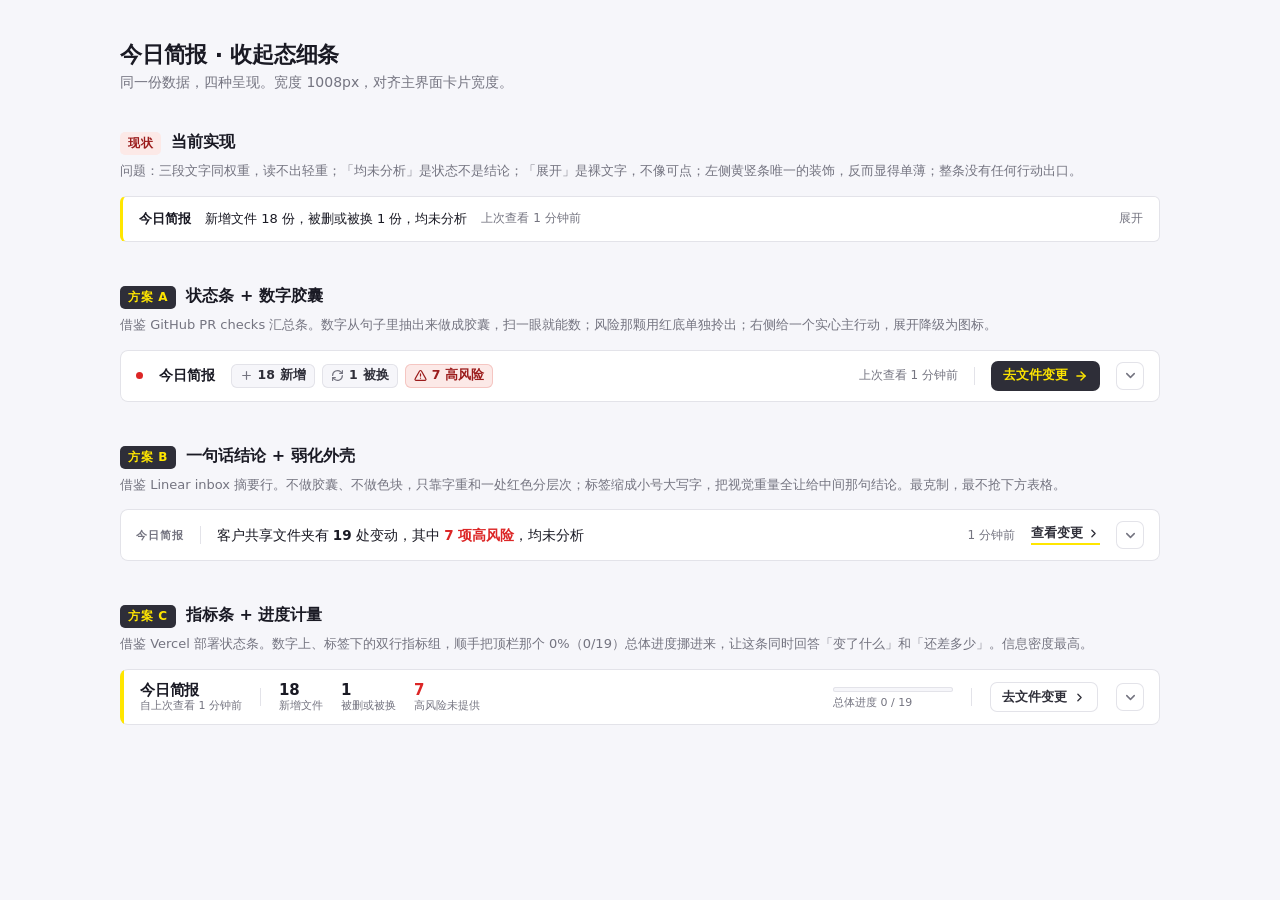
<file: design/briefing_bar.html>
<!doctype html>
<html lang="zh-CN">
<head>
<meta charset="utf-8">
<title>今日简报细条 · 方案对比</title>
<style>
:root{
  --ey-yellow:#FFE600;
  --off-white:#F6F6FA;
  --gray02:#C4C4CD;
  --gray01:#747480;
  --off-black:#2E2E38;
  --confident-black:#1A1A24;
  --border:#E3E3E9;
  --red:#DC2626;
  --red-soft:#FCE9E7;
  --green:#16A34A;
  --green-soft:#E8F1EC;
  --amber:#D97706;
  --amber-soft:#FBEBDE;
}
*{box-sizing:border-box}
body{
  margin:0;padding:40px 32px 56px;
  background:var(--off-white);
  font-family:"Noto Sans SC","Segoe UI",system-ui,-apple-system,sans-serif;
  color:var(--confident-black);
}
.wrap{max-width:1040px;margin:0 auto}
h1{font-size:22px;margin:0 0 4px;letter-spacing:-.2px}
.sub{font-size:14px;color:var(--gray01);margin:0 0 40px}
.sec{margin-bottom:44px}
.sec-hd{display:flex;align-items:baseline;gap:10px;margin-bottom:6px}
.sec-tag{font-size:12px;font-weight:700;letter-spacing:.06em;padding:3px 8px;border-radius:5px;background:var(--off-black);color:var(--ey-yellow)}
.sec-tag.now{background:var(--red-soft);color:#9B1C1C}
.sec-t{font-size:16px;font-weight:700}
.sec-d{font-size:13px;color:var(--gray01);margin:0 0 14px;line-height:1.6}

/* ===== shared bar shell ===== */
.bar{
  background:#fff;
  border-radius:8px;
  box-shadow:inset 0 0 0 1px var(--border);
  display:flex;align-items:center;
  padding:0 16px;
  height:52px;
  gap:16px;
}
.dot{width:7px;height:7px;border-radius:50%;flex:none}
.dot.red{background:var(--red)}
.spacer{flex:1}
svg{display:block}

/* ===== CURRENT ===== */
.cur{
  background:#fff;border-radius:6px;border:1px solid var(--border);
  border-left:3px solid var(--ey-yellow);
  display:flex;align-items:center;gap:14px;padding:13px 16px;font-size:13px;
}
.cur b{font-size:13px;font-weight:700}
.cur .m{color:var(--confident-black)}
.cur .t{color:var(--gray01);font-size:12px}
.cur .x{color:var(--gray01);font-size:12px;text-decoration:none}

/* ===== A ===== */
.a-title{font-size:13.5px;font-weight:700;letter-spacing:-.1px}
.pills{display:flex;align-items:center;gap:7px}
.pill{
  display:inline-flex;align-items:center;gap:5px;
  height:24px;padding:0 9px;border-radius:6px;
  font-size:12.5px;font-weight:600;line-height:1;
  background:var(--off-white);color:var(--off-black);
  box-shadow:inset 0 0 0 1px var(--border);
}
.pill .n{font-variant-numeric:tabular-nums;font-weight:700}
.pill.risk{background:var(--red-soft);color:#9B1C1C;box-shadow:inset 0 0 0 1px #F5C6C2}
.pill.risk .n{color:#9B1C1C}
.meta{font-size:12px;color:var(--gray01);white-space:nowrap}
.btn{
  display:inline-flex;align-items:center;gap:6px;
  height:30px;padding:0 12px;border-radius:7px;border:none;cursor:pointer;
  font-size:12.5px;font-weight:600;font-family:inherit;
}
.btn-primary{background:var(--off-black);color:var(--ey-yellow)}
.btn-ghost{background:transparent;color:var(--off-black);box-shadow:inset 0 0 0 1px var(--border)}
.icobtn{
  width:28px;height:28px;border-radius:7px;border:none;background:transparent;cursor:pointer;
  display:inline-flex;align-items:center;justify-content:center;color:var(--gray01);
  box-shadow:inset 0 0 0 1px var(--border);
}
.vdiv{width:1px;height:18px;background:var(--border);flex:none}

/* ===== B ===== */
.b-line{font-size:13.5px;line-height:1.4}
.b-line .k{font-weight:700;font-variant-numeric:tabular-nums}
.b-line .risk{color:var(--red);font-weight:700}
.b-lab{
  font-size:11px;font-weight:700;letter-spacing:.08em;color:var(--gray01);
  text-transform:uppercase;white-space:nowrap;
}
.b-link{
  display:inline-flex;align-items:center;gap:4px;
  font-size:12.5px;font-weight:600;color:var(--off-black);text-decoration:none;
  border-bottom:2px solid var(--ey-yellow);padding-bottom:1px;
}

/* ===== C ===== */
.c-bar{
  background:#fff;border-radius:8px;box-shadow:inset 0 0 0 1px var(--border);
  overflow:hidden;display:flex;align-items:stretch;height:56px;
}
.c-rail{width:4px;background:var(--ey-yellow);flex:none}
.c-body{flex:1;display:flex;align-items:center;gap:18px;padding:0 16px}
.stat{display:flex;flex-direction:column;gap:2px;min-width:0}
.stat .v{font-size:15px;font-weight:700;line-height:1;font-variant-numeric:tabular-nums;letter-spacing:-.2px}
.stat .v.risk{color:var(--red)}
.stat .l{font-size:11px;color:var(--gray01);line-height:1;white-space:nowrap}
.prog{width:120px}
.prog .track{height:5px;border-radius:3px;background:var(--off-white);box-shadow:inset 0 0 0 1px var(--border);overflow:hidden;display:flex}
.prog .seg-g{background:var(--green)}
.prog .seg-a{background:var(--amber)}
.prog .cap{font-size:11px;color:var(--gray01);margin-top:5px;line-height:1}
</style>
</head>
<body>
<div class="wrap">

  <h1>今日简报 · 收起态细条</h1>
  <p class="sub">同一份数据，四种呈现。宽度 1008px，对齐主界面卡片宽度。</p>

  <div class="sec">
    <div class="sec-hd"><span class="sec-tag now">现状</span><span class="sec-t">当前实现</span></div>
    <p class="sec-d">问题：三段文字同权重，读不出轻重；「均未分析」是状态不是结论；「展开」是裸文字，不像可点；左侧黄竖条唯一的装饰，反而显得单薄；整条没有任何行动出口。</p>
    <div class="cur">
      <b>今日简报</b>
      <span class="m">新增文件 18 份，被删或被换 1 份，均未分析</span>
      <span class="t">上次查看 1 分钟前</span>
      <span class="spacer"></span>
      <a class="x" href="#">展开</a>
    </div>
  </div>

  <div class="sec">
    <div class="sec-hd"><span class="sec-tag">方案 A</span><span class="sec-t">状态条 + 数字胶囊</span></div>
    <p class="sec-d">借鉴 GitHub PR checks 汇总条。数字从句子里抽出来做成胶囊，扫一眼就能数；风险那颗用红底单独拎出；右侧给一个实心主行动，展开降级为图标。</p>
    <div class="bar">
      <span class="dot red"></span>
      <span class="a-title">今日简报</span>
      <div class="pills">
        <span class="pill"><svg width="13" height="13" viewBox="0 0 24 24" fill="none" stroke="#747480" stroke-width="2.2" stroke-linecap="round" stroke-linejoin="round"><path d="M12 5v14"/><path d="M5 12h14"/></svg><span class="n">18</span> 新增</span>
        <span class="pill"><svg width="13" height="13" viewBox="0 0 24 24" fill="none" stroke="#747480" stroke-width="2.2" stroke-linecap="round" stroke-linejoin="round"><path d="M3 12a9 9 0 0 1 15-6.7L21 8"/><path d="M21 3v5h-5"/><path d="M21 12a9 9 0 0 1-15 6.7L3 16"/><path d="M3 21v-5h5"/></svg><span class="n">1</span> 被换</span>
        <span class="pill risk"><svg width="13" height="13" viewBox="0 0 24 24" fill="none" stroke="#9B1C1C" stroke-width="2.2" stroke-linecap="round" stroke-linejoin="round"><path d="m10.3 3.7-8 14A2 2 0 0 0 4 21h16a2 2 0 0 0 1.7-3.3l-8-14a2 2 0 0 0-3.4 0Z"/><path d="M12 9v4"/><path d="M12 17h.01"/></svg><span class="n">7</span> 高风险</span>
      </div>
      <span class="spacer"></span>
      <span class="meta">上次查看 1 分钟前</span>
      <span class="vdiv"></span>
      <button class="btn btn-primary">去文件变更
        <svg width="14" height="14" viewBox="0 0 24 24" fill="none" stroke="#FFE600" stroke-width="2.4" stroke-linecap="round" stroke-linejoin="round"><path d="M5 12h14"/><path d="m12 5 7 7-7 7"/></svg>
      </button>
      <button class="icobtn" title="展开">
        <svg width="15" height="15" viewBox="0 0 24 24" fill="none" stroke="#747480" stroke-width="2.4" stroke-linecap="round" stroke-linejoin="round"><path d="m6 9 6 6 6-6"/></svg>
      </button>
    </div>
  </div>

  <div class="sec">
    <div class="sec-hd"><span class="sec-tag">方案 B</span><span class="sec-t">一句话结论 + 弱化外壳</span></div>
    <p class="sec-d">借鉴 Linear inbox 摘要行。不做胶囊、不做色块，只靠字重和一处红色分层次；标签缩成小号大写字，把视觉重量全让给中间那句结论。最克制，最不抢下方表格。</p>
    <div class="bar">
      <span class="b-lab">今日简报</span>
      <span class="vdiv"></span>
      <span class="b-line">客户共享文件夹有 <span class="k">19</span> 处变动，其中 <span class="risk">7 项高风险</span>，均未分析</span>
      <span class="spacer"></span>
      <span class="meta">1 分钟前</span>
      <a class="b-link" href="#">查看变更
        <svg width="13" height="13" viewBox="0 0 24 24" fill="none" stroke="#2E2E38" stroke-width="2.4" stroke-linecap="round" stroke-linejoin="round"><path d="m9 18 6-6-6-6"/></svg>
      </a>
      <button class="icobtn" title="展开">
        <svg width="15" height="15" viewBox="0 0 24 24" fill="none" stroke="#747480" stroke-width="2.4" stroke-linecap="round" stroke-linejoin="round"><path d="m6 9 6 6 6-6"/></svg>
      </button>
    </div>
  </div>

  <div class="sec">
    <div class="sec-hd"><span class="sec-tag">方案 C</span><span class="sec-t">指标条 + 进度计量</span></div>
    <p class="sec-d">借鉴 Vercel 部署状态条。数字上、标签下的双行指标组，顺手把顶栏那个 0%（0/19）总体进度挪进来，让这条同时回答「变了什么」和「还差多少」。信息密度最高。</p>
    <div class="c-bar">
      <span class="c-rail"></span>
      <div class="c-body">
        <div class="stat"><span class="v">今日简报</span><span class="l">自上次查看 1 分钟前</span></div>
        <span class="vdiv"></span>
        <div class="stat"><span class="v">18</span><span class="l">新增文件</span></div>
        <div class="stat"><span class="v">1</span><span class="l">被删或被换</span></div>
        <div class="stat"><span class="v risk">7</span><span class="l">高风险未提供</span></div>
        <span class="spacer"></span>
        <div class="prog">
          <div class="track">
            <span class="seg-g" style="width:0%"></span>
            <span class="seg-a" style="width:0%"></span>
          </div>
          <div class="cap">总体进度 0 / 19</div>
        </div>
        <span class="vdiv"></span>
        <button class="btn btn-ghost">去文件变更
          <svg width="13" height="13" viewBox="0 0 24 24" fill="none" stroke="#2E2E38" stroke-width="2.4" stroke-linecap="round" stroke-linejoin="round"><path d="m9 18 6-6-6-6"/></svg>
        </button>
        <button class="icobtn" title="展开">
          <svg width="15" height="15" viewBox="0 0 24 24" fill="none" stroke="#747480" stroke-width="2.4" stroke-linecap="round" stroke-linejoin="round"><path d="m6 9 6 6 6-6"/></svg>
        </button>
      </div>
    </div>
  </div>

</div>
</body>
</html>
</file>
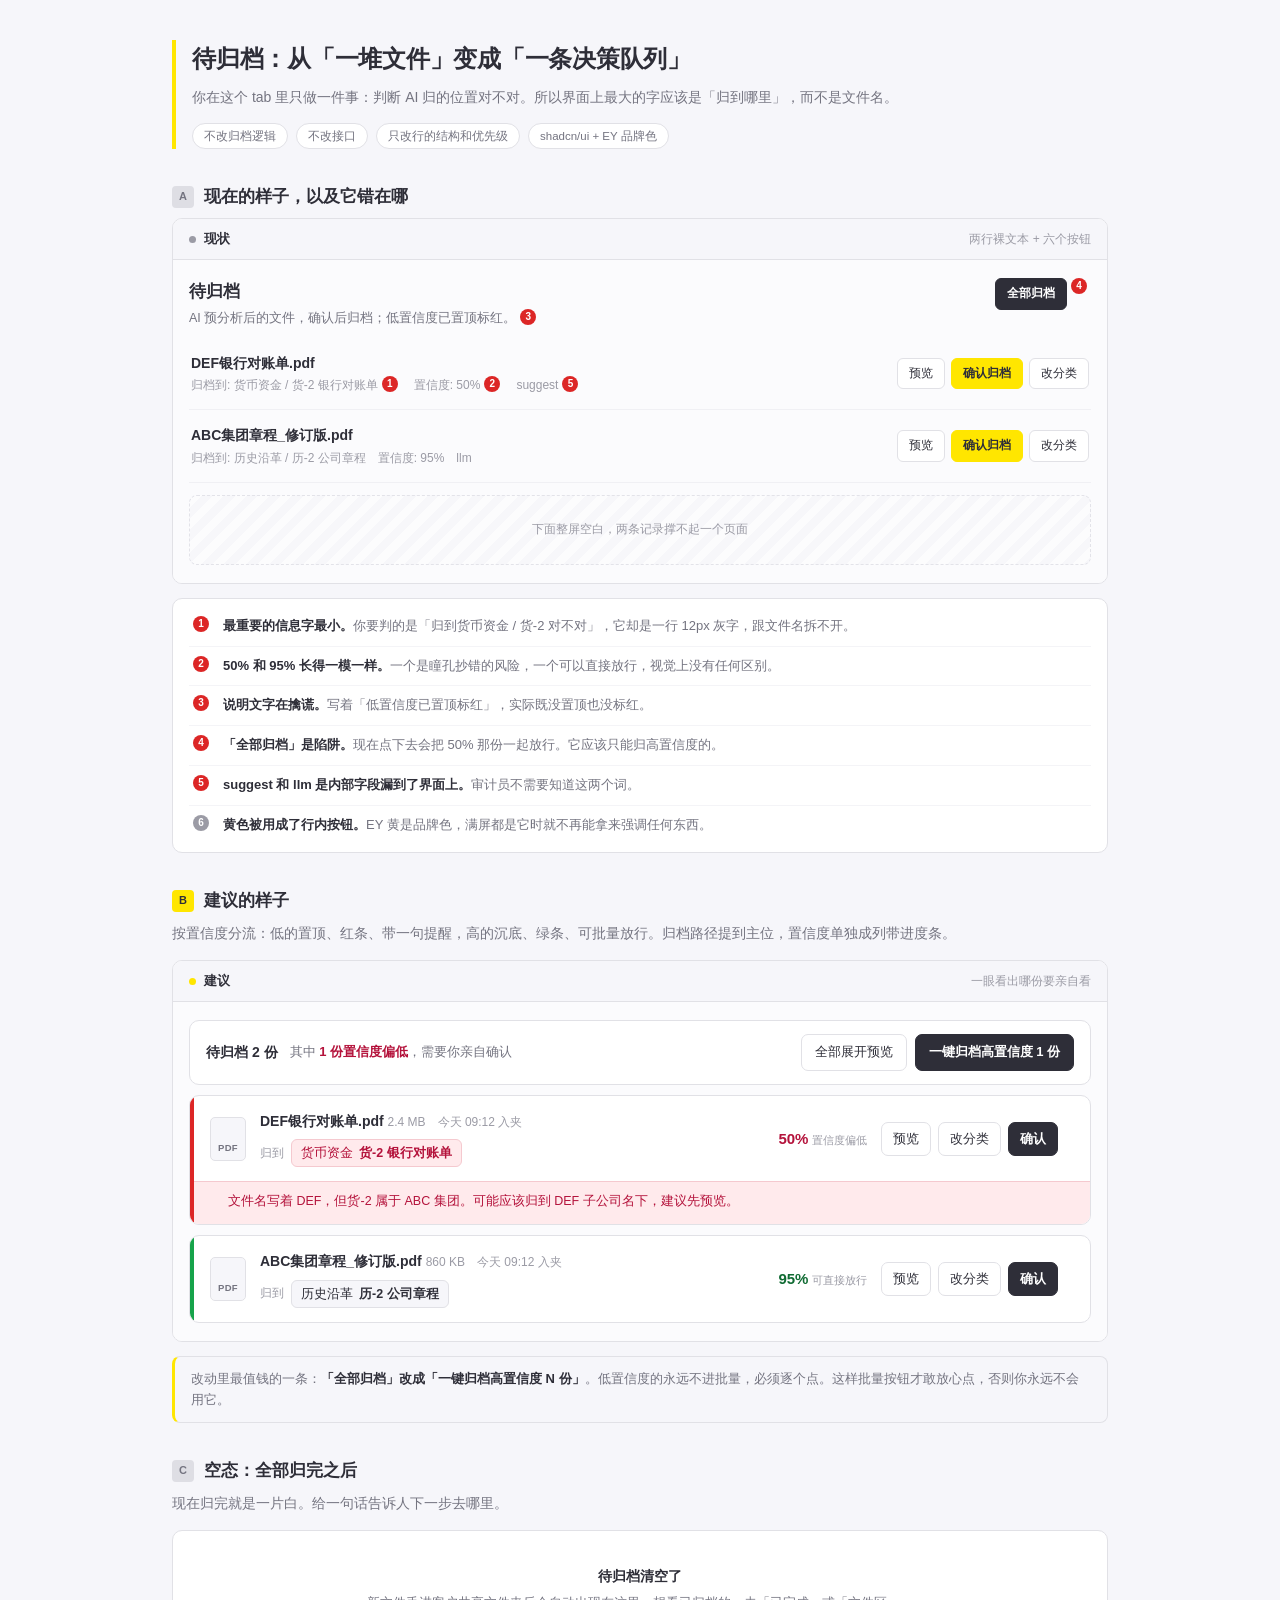
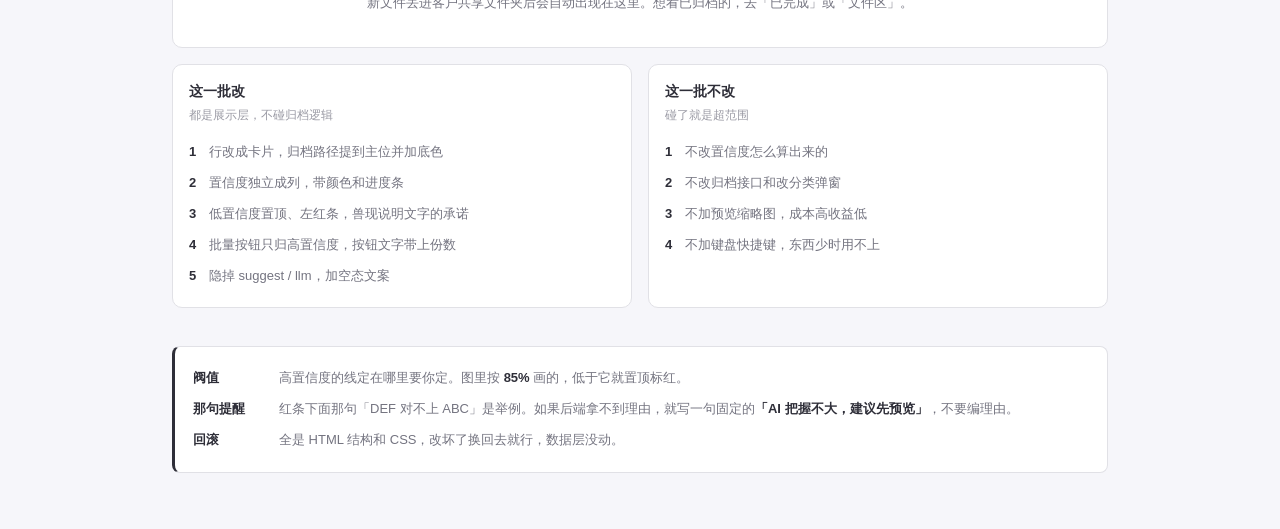
<file: design/pbc-archive.html>
<!doctype html>
<html lang="zh-CN">
<head>
<meta charset="utf-8">
<title>待归档 tab 改法</title>
<style>
:root{
  --ey-yellow:#FFE600; --ey-dark:#2E2E38; --ey-grey:#747480; --ey-grey2:#9B9BA5;
  --ey-line:#E1E1E6; --ey-soft:#F6F6FA; --canvas:#FFFFFF;
  --red:#DC2626; --red-bg:#FFEAEC; --red-fg:#B4123B;
  --green:#16A34A; --green-bg:#E8F5EC; --green-fg:#106B33;
  --amber:#D97706; --amber-bg:#FFF4E0;
}
*{box-sizing:border-box;margin:0;padding:0}
body{font-family:-apple-system,BlinkMacSystemFont,"Segoe UI","PingFang SC","Microsoft YaHei",sans-serif;
  background:var(--ey-soft);color:var(--ey-dark);font-size:14px;line-height:1.6;-webkit-font-smoothing:antialiased}
.page{max-width:1000px;margin:0 auto;padding:40px 32px 56px}
.head{border-left:4px solid var(--ey-yellow);padding-left:16px}
.head h1{font-size:24px;font-weight:600;letter-spacing:-.01em}
.head p{font-size:14px;color:var(--ey-grey);margin-top:8px;max-width:820px}
.tags{display:flex;gap:8px;margin-top:14px;flex-wrap:wrap}
.tag{font-size:11.5px;color:var(--ey-grey);background:var(--canvas);border:1px solid var(--ey-line);
  border-radius:99px;padding:3px 11px;white-space:nowrap}

.block{margin-top:34px}
.block-h{display:flex;align-items:center;gap:10px;margin-bottom:8px}
.num{font-size:11px;font-weight:700;background:var(--ey-yellow);color:var(--ey-dark);
  border-radius:4px;padding:2px 7px;white-space:nowrap}
.num.grey{background:#DEDEE4;color:var(--ey-grey)}
.block-h h2{font-size:17px;font-weight:600}
.desc{font-size:13.5px;color:var(--ey-grey);margin-bottom:16px;max-width:820px}

.panel{background:var(--canvas);border:1px solid var(--ey-line);border-radius:10px;overflow:hidden}
.panel-h{display:flex;align-items:center;gap:8px;padding:10px 16px;background:var(--ey-soft);border-bottom:1px solid var(--ey-line)}
.dot{width:7px;height:7px;border-radius:99px;background:var(--ey-yellow);flex:none}
.dot.b{background:var(--ey-grey2)}
.lbl{font-size:12.5px;font-weight:600}
.note{margin-left:auto;font-size:12px;color:var(--ey-grey2);white-space:nowrap}
.pbody{padding:18px 16px;background:#FBFBFD}

/* 现状复刻 */
.old-h{font-size:17px;font-weight:600}
.old-sub{font-size:12.5px;color:var(--ey-grey);margin-top:2px}
.old-row{display:flex;align-items:center;gap:12px;padding:14px 2px;border-bottom:1px solid #F0F0F4}
.old-row:last-child{border-bottom:none}
.old-m{flex:1;min-width:0}
.old-n{font-size:14px;font-weight:600}
.old-d{font-size:12px;color:var(--ey-grey2);margin-top:2px}
.old-b{display:flex;gap:6px;flex:none}
.ob{font-size:12px;border:1px solid var(--ey-line);border-radius:6px;padding:5px 11px;background:var(--canvas);color:var(--ey-dark);white-space:nowrap}
.ob.y{background:var(--ey-yellow);border-color:var(--ey-yellow);font-weight:600}
.ob.k{background:var(--ey-dark);border-color:var(--ey-dark);color:#fff;font-weight:600}
.mark{display:inline-flex;align-items:center;justify-content:center;width:16px;height:16px;
  border-radius:99px;background:var(--red);color:#fff;font-size:10px;font-weight:700;
  vertical-align:2px;margin:0 4px;flex:none}
.void{height:70px;border:1px dashed #E3E3E9;border-radius:8px;margin-top:12px;
  display:flex;align-items:center;justify-content:center;font-size:12px;color:var(--ey-grey2);
  background:repeating-linear-gradient(135deg,#FCFCFD,#FCFCFD 8px,#F7F7FA 8px,#F7F7FA 16px)}

.probs{margin-top:14px;background:var(--canvas);border:1px solid var(--ey-line);border-radius:10px;padding:8px 16px}
.pr{display:flex;gap:10px;padding:9px 0;font-size:13px;color:var(--ey-grey);border-bottom:1px solid #F4F4F7;align-items:flex-start}
.pr:last-child{border-bottom:none}
.pr b{color:var(--ey-dark)}

/* 建议区 */
.topbar{display:flex;align-items:center;gap:12px;padding:13px 16px;background:var(--canvas);
  border:1px solid var(--ey-line);border-radius:10px}
.tb-t{font-size:14px;font-weight:600;flex:none}
.tb-s{font-size:13px;color:var(--ey-grey)}
.tb-s b{color:var(--red-fg)}
.tb-r{margin-left:auto;display:flex;gap:8px;flex:none}
.btn{font-size:13px;border:1px solid var(--ey-line);border-radius:7px;padding:7px 13px;
  background:var(--canvas);color:var(--ey-dark);white-space:nowrap}
.btn.pri{background:var(--ey-dark);border-color:var(--ey-dark);color:#fff;font-weight:600}
.btn.sm{font-size:12.5px;padding:6px 11px}

.row{display:flex;gap:0;background:var(--canvas);border:1px solid var(--ey-line);
  border-radius:10px;margin-top:10px;overflow:hidden}
.stripe{width:4px;flex:none;background:var(--ey-line)}
.row.low .stripe{background:var(--red)}
.row.high .stripe{background:var(--green)}
.rin{flex:1;min-width:0;display:flex;align-items:center;gap:14px;padding:14px 16px}
.ficon{width:36px;height:44px;flex:none;border:1px solid var(--ey-line);border-radius:5px;
  background:var(--ey-soft);display:flex;align-items:flex-end;justify-content:center;
  font-size:9.5px;font-weight:700;color:var(--ey-grey);padding-bottom:5px;letter-spacing:.03em}
.fmid{flex:1;min-width:0}
.fname{font-size:14px;font-weight:600}
.fmeta{font-size:12px;color:var(--ey-grey2);margin-top:1px}
.path{display:flex;align-items:center;gap:7px;margin-top:7px;font-size:13px;flex-wrap:wrap}
.arrow{color:var(--ey-grey2);font-size:12px;flex:none}
.slot{display:inline-flex;align-items:center;gap:6px;background:var(--ey-soft);
  border:1px solid var(--ey-line);border-radius:6px;padding:3px 9px;font-size:12.5px;white-space:nowrap}
.slot b{font-weight:600}
.slot.warn{background:var(--red-bg);border-color:#F5C9CF;color:var(--red-fg)}
.conf{flex:none;width:112px;text-align:right}
.conf-n{font-size:15px;font-weight:700;letter-spacing:-.01em}
.conf-n.g{color:var(--green-fg)}
.conf-n.r{color:var(--red-fg)}
.conf-l{font-size:11px;color:var(--ey-grey2)}
.track{height:4px;border-radius:99px;background:var(--ey-line);margin-top:6px;overflow:hidden}
.fill{height:100%;border-radius:99px}
.fill.g{background:var(--green);width:95%}
.fill.r{background:var(--red);width:50%}
.ract{flex:none;display:flex;gap:7px;align-items:center;padding-right:16px}
.hint{padding:9px 16px 13px 34px;font-size:12.5px;color:var(--red-fg);background:var(--red-bg);
  border-top:1px solid #F5C9CF}

.empty{background:var(--canvas);border:1px solid var(--ey-line);border-radius:10px;
  padding:34px 20px;text-align:center}
.empty .e1{font-size:14px;font-weight:600}
.empty .e2{font-size:12.5px;color:var(--ey-grey);margin-top:5px}

.two{display:grid;grid-template-columns:1fr 1fr;gap:16px;margin-top:16px}
.cmp{background:var(--canvas);border:1px solid var(--ey-line);border-radius:10px;padding:16px}
.cmp h3{font-size:13.5px;font-weight:600;margin-bottom:4px}
.cmp .sub{font-size:12px;color:var(--ey-grey2);margin-bottom:12px}
.li{display:flex;gap:8px;font-size:13px;color:var(--ey-grey);padding:5px 0;align-items:flex-start}
.li .m{color:var(--ey-dark);font-weight:700;flex:none;width:12px}

.callout{margin-top:14px;background:var(--ey-soft);border:1px solid var(--ey-line);
  border-left:3px solid var(--ey-yellow);border-radius:8px;padding:12px 16px;font-size:13px;color:var(--ey-grey)}
.callout b{color:var(--ey-dark)}
.foot{margin-top:38px;background:var(--canvas);border:1px solid var(--ey-line);
  border-left:3px solid var(--ey-dark);border-radius:8px;padding:16px 18px;font-size:13px;color:var(--ey-grey)}
.foot b{color:var(--ey-dark)}
.foot .r{display:flex;gap:10px;padding:5px 0}
.foot .k{flex:none;font-weight:700;color:var(--ey-dark);width:76px}
</style>
</head>
<body>
<div class="page">

  <div class="head">
    <h1>待归档：从「一堆文件」变成「一条决策队列」</h1>
    <p>你在这个 tab 里只做一件事：判断 AI 归的位置对不对。所以界面上最大的字应该是「归到哪里」，而不是文件名。</p>
    <div class="tags">
      <span class="tag">不改归档逻辑</span>
      <span class="tag">不改接口</span>
      <span class="tag">只改行的结构和优先级</span>
      <span class="tag">shadcn/ui + EY 品牌色</span>
    </div>
  </div>

  <!-- A -->
  <div class="block">
    <div class="block-h"><span class="num grey">A</span><h2>现在的样子，以及它错在哪</h2></div>
    <div class="panel">
      <div class="panel-h"><span class="dot b"></span><span class="lbl">现状</span><span class="note">两行裸文本 + 六个按钮</span></div>
      <div class="pbody">
        <div style="display:flex;align-items:flex-start">
          <div style="flex:1">
            <div class="old-h">待归档</div>
            <div class="old-sub">AI 预分析后的文件，确认后归档；低置信度已置顶标红。<span class="mark">3</span></div>
          </div>
          <span class="ob k">全部归档</span><span class="mark">4</span>
        </div>

        <div class="old-row" style="margin-top:10px">
          <div class="old-m">
            <div class="old-n">DEF银行对账单.pdf</div>
            <div class="old-d">归档到: 货币资金 / 货-2 银行对账单<span class="mark">1</span>　置信度: 50%<span class="mark">2</span>　suggest<span class="mark">5</span></div>
          </div>
          <div class="old-b"><span class="ob">预览</span><span class="ob y">确认归档</span><span class="ob">改分类</span></div>
        </div>
        <div class="old-row">
          <div class="old-m">
            <div class="old-n">ABC集团章程_修订版.pdf</div>
            <div class="old-d">归档到: 历史沿革 / 历-2 公司章程　置信度: 95%　llm</div>
          </div>
          <div class="old-b"><span class="ob">预览</span><span class="ob y">确认归档</span><span class="ob">改分类</span></div>
        </div>
        <div class="void">下面整屏空白，两条记录撑不起一个页面</div>
      </div>
    </div>

    <div class="probs">
      <div class="pr"><span class="mark">1</span><span><b>最重要的信息字最小。</b>你要判的是「归到货币资金 / 货-2 对不对」，它却是一行 12px 灰字，跟文件名拆不开。</span></div>
      <div class="pr"><span class="mark">2</span><span><b>50% 和 95% 长得一模一样。</b>一个是瞳孔抄错的风险，一个可以直接放行，视觉上没有任何区别。</span></div>
      <div class="pr"><span class="mark">3</span><span><b>说明文字在擒谎。</b>写着「低置信度已置顶标红」，实际既没置顶也没标红。</span></div>
      <div class="pr"><span class="mark">4</span><span><b>「全部归档」是陷阱。</b>现在点下去会把 50% 那份一起放行。它应该只能归高置信度的。</span></div>
      <div class="pr"><span class="mark">5</span><span><b>suggest 和 llm 是内部字段漏到了界面上。</b>审计员不需要知道这两个词。</span></div>
      <div class="pr"><span class="mark" style="background:var(--ey-grey2)">6</span><span><b>黄色被用成了行内按钮。</b>EY 黄是品牌色，满屏都是它时就不再能拿来强调任何东西。</span></div>
    </div>
  </div>

  <!-- B -->
  <div class="block">
    <div class="block-h"><span class="num">B</span><h2>建议的样子</h2></div>
    <p class="desc">按置信度分流：低的置顶、红条、带一句提醒，高的沉底、绿条、可批量放行。归档路径提到主位，置信度单独成列带进度条。</p>

    <div class="panel">
      <div class="panel-h"><span class="dot"></span><span class="lbl">建议</span><span class="note">一眼看出哪份要亲自看</span></div>
      <div class="pbody">

        <div class="topbar">
          <span class="tb-t">待归档 2 份</span>
          <span class="tb-s">其中 <b>1 份置信度偏低</b>，需要你亲自确认</span>
          <span class="tb-r">
            <span class="btn">全部展开预览</span>
            <span class="btn pri">一键归档高置信度 1 份</span>
          </span>
        </div>

        <div class="row low">
          <span class="stripe"></span>
          <div style="flex:1;min-width:0">
            <div class="rin">
              <span class="ficon">PDF</span>
              <span class="fmid">
                <span class="fname">DEF银行对账单.pdf</span>
                <span class="fmeta">2.4 MB　今天 09:12 入夹</span>
                <span class="path">
                  <span class="arrow">归到</span>
                  <span class="slot warn">货币资金 <b>货-2 银行对账单</b></span>
                </span>
              </span>
              <span class="conf">
                <span class="conf-n r">50%</span>
                <span class="conf-l">置信度偏低</span>
                <span class="track"><span class="fill r"></span></span>
              </span>
              <span class="ract">
                <span class="btn sm">预览</span>
                <span class="btn sm">改分类</span>
                <span class="btn sm pri">确认</span>
              </span>
            </div>
            <div class="hint">文件名写着 DEF，但货-2 属于 ABC 集团。可能应该归到 DEF 子公司名下，建议先预览。</div>
          </div>
        </div>

        <div class="row high">
          <span class="stripe"></span>
          <div class="rin">
            <span class="ficon">PDF</span>
            <span class="fmid">
              <span class="fname">ABC集团章程_修订版.pdf</span>
              <span class="fmeta">860 KB　今天 09:12 入夹</span>
              <span class="path">
                <span class="arrow">归到</span>
                <span class="slot">历史沿革 <b>历-2 公司章程</b></span>
              </span>
            </span>
            <span class="conf">
              <span class="conf-n g">95%</span>
              <span class="conf-l">可直接放行</span>
              <span class="track"><span class="fill g"></span></span>
            </span>
            <span class="ract">
              <span class="btn sm">预览</span>
              <span class="btn sm">改分类</span>
              <span class="btn sm pri">确认</span>
            </span>
          </div>
        </div>

      </div>
    </div>

    <div class="callout">改动里最值钱的一条：<b>「全部归档」改成「一键归档高置信度 N 份」</b>。低置信度的永远不进批量，必须逐个点。这样批量按钮才敢放心点，否则你永远不会用它。</div>
  </div>

  <!-- C -->
  <div class="block">
    <div class="block-h"><span class="num grey">C</span><h2>空态：全部归完之后</h2></div>
    <p class="desc">现在归完就是一片白。给一句话告诉人下一步去哪里。</p>
    <div class="empty">
      <div class="e1">待归档清空了</div>
      <div class="e2">新文件丢进客户共享文件夹后会自动出现在这里。想看已归档的，去「已完成」或「文件区」。</div>
    </div>

    <div class="two">
      <div class="cmp">
        <h3>这一批改</h3>
        <div class="sub">都是展示层，不碰归档逻辑</div>
        <div class="li"><span class="m">1</span><span>行改成卡片，归档路径提到主位并加底色</span></div>
        <div class="li"><span class="m">2</span><span>置信度独立成列，带颜色和进度条</span></div>
        <div class="li"><span class="m">3</span><span>低置信度置顶、左红条，兽现说明文字的承诺</span></div>
        <div class="li"><span class="m">4</span><span>批量按钮只归高置信度，按钮文字带上份数</span></div>
        <div class="li"><span class="m">5</span><span>隐掉 suggest / llm，加空态文案</span></div>
      </div>
      <div class="cmp">
        <h3>这一批不改</h3>
        <div class="sub">碰了就是超范围</div>
        <div class="li"><span class="m">1</span><span>不改置信度怎么算出来的</span></div>
        <div class="li"><span class="m">2</span><span>不改归档接口和改分类弹窗</span></div>
        <div class="li"><span class="m">3</span><span>不加预览缩略图，成本高收益低</span></div>
        <div class="li"><span class="m">4</span><span>不加键盘快捷键，东西少时用不上</span></div>
      </div>
    </div>
  </div>

  <div class="foot">
    <div class="r"><span class="k">阀值</span><span>高置信度的线定在哪里要你定。图里按 <b>85%</b> 画的，低于它就置顶标红。</span></div>
    <div class="r"><span class="k">那句提醒</span><span>红条下面那句「DEF 对不上 ABC」是举例。如果后端拿不到理由，就写一句固定的<b>「AI 把握不大，建议先预览」</b>，不要编理由。</span></div>
    <div class="r"><span class="k">回滚</span><span>全是 HTML 结构和 CSS，改坏了换回去就行，数据层没动。</span></div>
  </div>

</div>
</body>
</html>
</file>
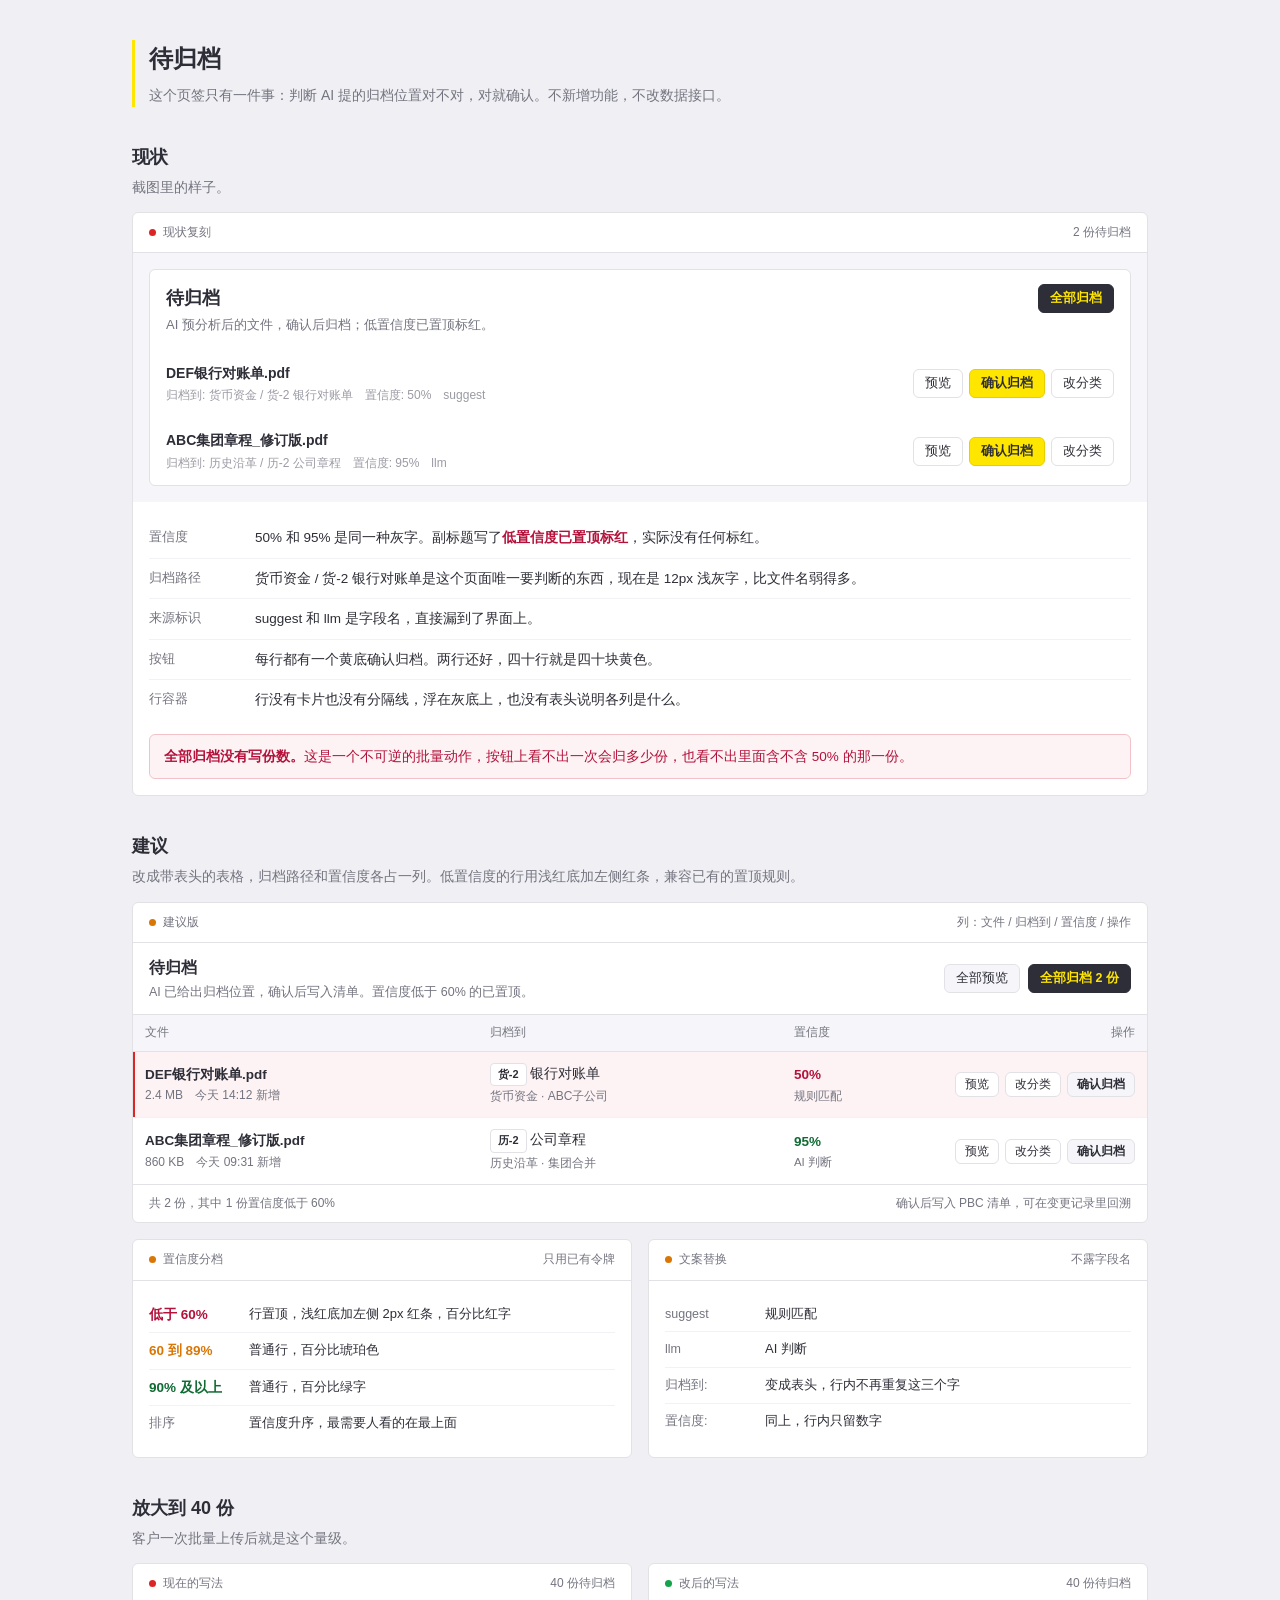
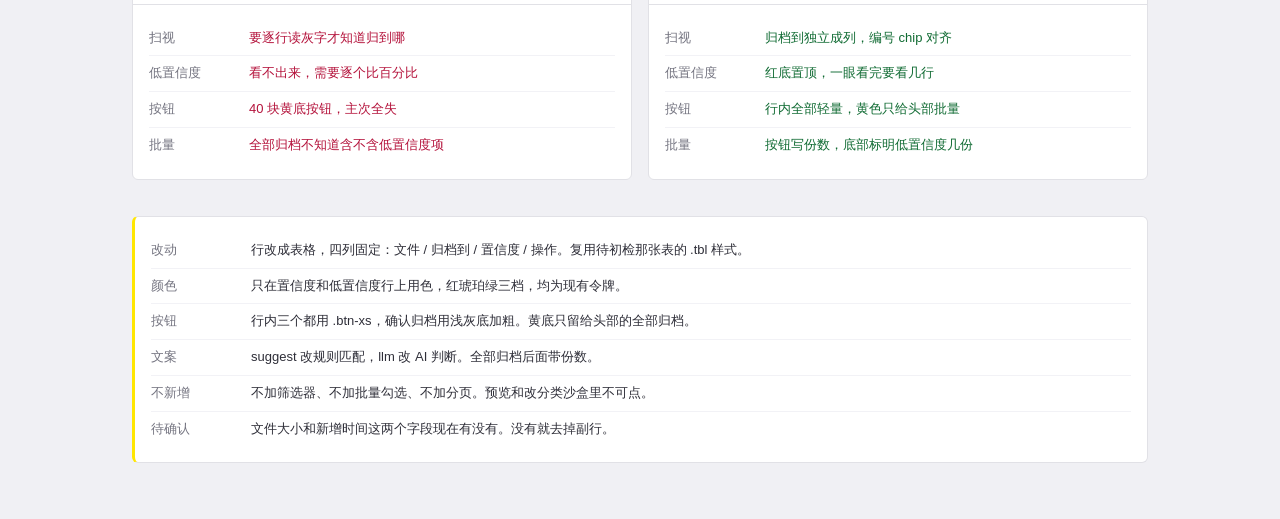
<file: design/pbc-archive2.html>
<!doctype html>
<html lang="zh"><head><meta charset="utf-8">
<title>待归档</title>
<style>
:root{
 --ey-yellow:#FFE600; --ey-dark:#2E2E38; --ey-grey:#747480; --ey-grey2:#9B9BA5;
 --ey-line:#E1E1E6; --ey-soft:#F6F6FA; --canvas:#FFFFFF;
 --red:#DC2626; --red-fg:#B4123B; --red-line:#F2C2C8; --red-soft:#FDF3F4;
 --amber:#D97706; --amber-line:#F0D9A8; --amber-soft:#FDF8EE;
 --green:#16A34A; --green-fg:#106B33; --green-line:#CBE9D5; --green-soft:#F0FAF3;
 --r:0.375rem;
}
*{box-sizing:border-box}
body{margin:0;background:#F0F0F4;font-family:-apple-system,"Segoe UI","Microsoft YaHei",sans-serif;color:var(--ey-dark);font-size:14px;line-height:1.6}
.page{max-width:1080px;margin:0 auto;padding:40px 32px 56px}
.hd{border-left:3px solid var(--ey-yellow);padding-left:14px;margin-bottom:36px}
.hd h1{margin:0 0 6px;font-size:24px;font-weight:600;letter-spacing:-0.01em}
.hd p{margin:0;color:var(--ey-grey);font-size:14px}
.sec{margin-bottom:36px}
.sec h2{margin:0 0 4px;font-size:18px;font-weight:600}
.sec-d{margin:0 0 14px;color:var(--ey-grey);font-size:14px}
.card{background:var(--canvas);border:1px solid var(--ey-line);border-radius:var(--r);overflow:hidden}
.card-t{display:flex;justify-content:space-between;align-items:center;padding:10px 16px;border-bottom:1px solid var(--ey-line);font-size:12px;color:var(--ey-grey)}
.pad{padding:16px}
.mini{font-size:12px;color:var(--ey-grey)}
.dot{width:7px;height:7px;border-radius:50%;background:var(--ey-grey2);display:inline-block;margin-right:7px}
.dot.r{background:var(--red)} .dot.g{background:var(--green)} .dot.y{background:var(--amber)}

.mock{border:1px solid var(--ey-line);border-radius:var(--r);background:#fff;overflow:hidden}

/* 现状复刻 */
.old-h{display:flex;justify-content:space-between;align-items:flex-start;padding:14px 16px}
.old-h h3{margin:0 0 2px;font-size:18px;font-weight:600}
.old-h p{margin:0;font-size:13px;color:var(--ey-grey)}
.btn{font-size:12.5px;padding:5px 11px;border-radius:var(--r);border:1px solid var(--ey-line);background:#fff;color:var(--ey-dark);cursor:pointer;white-space:nowrap}
.btn-pri{background:var(--ey-dark);color:var(--ey-yellow);border-color:var(--ey-dark);font-weight:600}
.btn-soft{background:var(--ey-soft)}
.btn-yellow{background:var(--ey-yellow);border-color:#E6CF00;color:var(--ey-dark);font-weight:600}
.old-row{padding:12px 16px}
.old-row .fn{font-size:14px;font-weight:600}
.old-row .meta{font-size:12px;color:var(--ey-grey2);margin-top:2px}
.old-row .acts{display:flex;gap:6px}
.rowflex{display:flex;justify-content:space-between;align-items:center;gap:16px}

/* 建议版 */
.hdr{display:flex;justify-content:space-between;align-items:center;padding:12px 16px;border-bottom:1px solid var(--ey-line)}
.hdr .l h3{margin:0;font-size:16px;font-weight:600}
.hdr .l p{margin:2px 0 0;font-size:12.5px;color:var(--ey-grey)}
.hdr .r{display:flex;gap:8px;align-items:center}
table.tbl{width:100%;border-collapse:collapse;font-size:13.5px}
.tbl thead th{text-align:left;font-size:12px;font-weight:500;color:var(--ey-grey);padding:8px 12px;background:var(--ey-soft);border-bottom:1px solid var(--ey-line);white-space:nowrap}
.tbl td{padding:11px 12px;border-bottom:1px solid #F2F2F6;vertical-align:middle}
.tbl tr:last-child td{border-bottom:0}
.tbl tr.low td{background:var(--red-soft)}
.tbl tr.low td:first-child{box-shadow:inset 2px 0 0 var(--red)}
.fn{font-weight:600;font-size:13.5px}
.sub{font-size:12px;color:var(--ey-grey);margin-top:1px}
.chip{display:inline-block;font-size:11px;padding:2px 7px;border-radius:4px;background:var(--ey-soft);border:1px solid var(--ey-line);color:var(--ey-grey);white-space:nowrap}
.chip.code{font-weight:600;color:var(--ey-dark);background:#fff}
.pct{font-variant-numeric:tabular-nums;font-weight:600;font-size:13.5px}
.pct.lo{color:var(--red-fg)} .pct.mid{color:var(--amber)} .pct.hi{color:var(--green-fg)}
.src{font-size:11.5px;color:var(--ey-grey);margin-top:1px}
.acts{display:flex;gap:6px;justify-content:flex-end}
.btn-xs{font-size:12px;padding:3px 9px;border-radius:var(--r);border:1px solid var(--ey-line);background:#fff;color:var(--ey-dark);cursor:pointer;white-space:nowrap}
.btn-xs.main{background:var(--ey-soft);font-weight:600}
.tfoot{display:flex;justify-content:space-between;align-items:center;padding:9px 16px;border-top:1px solid var(--ey-line);font-size:12px;color:var(--ey-grey)}

.notes{margin:0;padding:0;list-style:none}
.notes li{display:flex;gap:10px;padding:9px 0;border-bottom:1px solid #F2F2F6;font-size:13.5px}
.notes li:last-child{border-bottom:0}
.notes .k{flex:0 0 96px;color:var(--ey-grey);font-size:12.5px}
.notes em{font-style:normal;color:var(--red-fg);font-weight:600}
.alert{margin-top:14px;border:1px solid var(--red-line);background:var(--red-soft);border-radius:var(--r);padding:11px 14px;font-size:13.5px;color:var(--red-fg)}
.alert b{font-weight:600}

.two{display:grid;grid-template-columns:1fr 1fr;gap:16px}
.kv{display:flex;gap:10px;font-size:13px;padding:7px 0;border-bottom:1px solid #F2F2F6}
.kv:last-child{border-bottom:0}
.kv .k{flex:0 0 90px;color:var(--ey-grey);font-size:12.5px}
.kv .warn{color:var(--red-fg)}
.kv .ok{color:var(--green-fg)}
.tail{background:#fff;border:1px solid var(--ey-line);border-left:3px solid var(--ey-yellow);border-radius:var(--r);padding:16px}
</style></head><body>
<div class="page">

<div class="hd">
  <h1>待归档</h1>
  <p>这个页签只有一件事：判断 AI 提的归档位置对不对，对就确认。不新增功能，不改数据接口。</p>
</div>

<div class="sec">
  <h2>现状</h2>
  <p class="sec-d">截图里的样子。</p>
  <div class="card">
    <div class="card-t"><span><span class="dot r"></span>现状复刻</span><span>2 份待归档</span></div>
    <div class="pad" style="background:var(--ey-soft)">
      <div class="mock">
        <div class="old-h">
          <div><h3>待归档</h3><p>AI 预分析后的文件，确认后归档；低置信度已置顶标红。</p></div>
          <button class="btn btn-pri">全部归档</button>
        </div>
        <div class="old-row rowflex">
          <div><div class="fn">DEF银行对账单.pdf</div><div class="meta">归档到: 货币资金 / 货-2 银行对账单　置信度: 50%　suggest</div></div>
          <div class="acts"><button class="btn">预览</button><button class="btn btn-yellow">确认归档</button><button class="btn">改分类</button></div>
        </div>
        <div class="old-row rowflex">
          <div><div class="fn">ABC集团章程_修订版.pdf</div><div class="meta">归档到: 历史沿革 / 历-2 公司章程　置信度: 95%　llm</div></div>
          <div class="acts"><button class="btn">预览</button><button class="btn btn-yellow">确认归档</button><button class="btn">改分类</button></div>
        </div>
      </div>
    </div>
    <div class="pad">
      <ul class="notes">
        <li><span class="k">置信度</span><span>50% 和 95% 是同一种灰字。副标题写了<em>低置信度已置顶标红</em>，实际没有任何标红。</span></li>
        <li><span class="k">归档路径</span><span>货币资金 / 货-2 银行对账单是这个页面唯一要判断的东西，现在是 12px 浅灰字，比文件名弱得多。</span></li>
        <li><span class="k">来源标识</span><span>suggest 和 llm 是字段名，直接漏到了界面上。</span></li>
        <li><span class="k">按钮</span><span>每行都有一个黄底确认归档。两行还好，四十行就是四十块黄色。</span></li>
        <li><span class="k">行容器</span><span>行没有卡片也没有分隔线，浮在灰底上，也没有表头说明各列是什么。</span></li>
      </ul>
      <div class="alert"><b>全部归档没有写份数。</b>这是一个不可逆的批量动作，按钮上看不出一次会归多少份，也看不出里面含不含 50% 的那一份。</div>
    </div>
  </div>
</div>

<div class="sec">
  <h2>建议</h2>
  <p class="sec-d">改成带表头的表格，归档路径和置信度各占一列。低置信度的行用浅红底加左侧红条，兼容已有的置顶规则。</p>
  <div class="card">
    <div class="card-t"><span><span class="dot y"></span>建议版</span><span>列：文件 / 归档到 / 置信度 / 操作</span></div>
    <div class="hdr">
      <div class="l"><h3>待归档</h3><p>AI 已给出归档位置，确认后写入清单。置信度低于 60% 的已置顶。</p></div>
      <div class="r"><button class="btn btn-soft">全部预览</button><button class="btn btn-pri">全部归档 2 份</button></div>
    </div>
    <table class="tbl">
      <thead><tr><th style="width:34%">文件</th><th style="width:30%">归档到</th><th style="width:14%">置信度</th><th style="width:22%;text-align:right">操作</th></tr></thead>
      <tbody>
        <tr class="low">
          <td><div class="fn">DEF银行对账单.pdf</div><div class="sub">2.4 MB　今天 14:12 新增</div></td>
          <td><span class="chip code">货-2</span> 银行对账单<div class="sub">货币资金 · ABC子公司</div></td>
          <td><span class="pct lo">50%</span><div class="src">规则匹配</div></td>
          <td><div class="acts"><button class="btn-xs">预览</button><button class="btn-xs">改分类</button><button class="btn-xs main">确认归档</button></div></td>
        </tr>
        <tr>
          <td><div class="fn">ABC集团章程_修订版.pdf</div><div class="sub">860 KB　今天 09:31 新增</div></td>
          <td><span class="chip code">历-2</span> 公司章程<div class="sub">历史沿革 · 集团合并</div></td>
          <td><span class="pct hi">95%</span><div class="src">AI 判断</div></td>
          <td><div class="acts"><button class="btn-xs">预览</button><button class="btn-xs">改分类</button><button class="btn-xs main">确认归档</button></div></td>
        </tr>
      </tbody>
    </table>
    <div class="tfoot"><span>共 2 份，其中 1 份置信度低于 60%</span><span>确认后写入 PBC 清单，可在变更记录里回溯</span></div>
  </div>

  <div class="two" style="margin-top:16px">
    <div class="card">
      <div class="card-t"><span><span class="dot y"></span>置信度分档</span><span>只用已有令牌</span></div>
      <div class="pad">
        <div class="kv"><span class="k"><span class="pct lo">低于 60%</span></span><span>行置顶，浅红底加左侧 2px 红条，百分比红字</span></div>
        <div class="kv"><span class="k"><span class="pct mid">60 到 89%</span></span><span>普通行，百分比琥珀色</span></div>
        <div class="kv"><span class="k"><span class="pct hi">90% 及以上</span></span><span>普通行，百分比绿字</span></div>
        <div class="kv"><span class="k">排序</span><span>置信度升序，最需要人看的在最上面</span></div>
      </div>
    </div>
    <div class="card">
      <div class="card-t"><span><span class="dot y"></span>文案替换</span><span>不露字段名</span></div>
      <div class="pad">
        <div class="kv"><span class="k">suggest</span><span>规则匹配</span></div>
        <div class="kv"><span class="k">llm</span><span>AI 判断</span></div>
        <div class="kv"><span class="k">归档到:</span><span>变成表头，行内不再重复这三个字</span></div>
        <div class="kv"><span class="k">置信度:</span><span>同上，行内只留数字</span></div>
      </div>
    </div>
  </div>
</div>

<div class="sec">
  <h2>放大到 40 份</h2>
  <p class="sec-d">客户一次批量上传后就是这个量级。</p>
  <div class="two">
    <div class="card">
      <div class="card-t"><span><span class="dot r"></span>现在的写法</span><span>40 份待归档</span></div>
      <div class="pad">
        <div class="kv"><span class="k">扫视</span><span class="warn">要逐行读灰字才知道归到哪</span></div>
        <div class="kv"><span class="k">低置信度</span><span class="warn">看不出来，需要逐个比百分比</span></div>
        <div class="kv"><span class="k">按钮</span><span class="warn">40 块黄底按钮，主次全失</span></div>
        <div class="kv"><span class="k">批量</span><span class="warn">全部归档不知道含不含低置信度项</span></div>
      </div>
    </div>
    <div class="card">
      <div class="card-t"><span><span class="dot g"></span>改后的写法</span><span>40 份待归档</span></div>
      <div class="pad">
        <div class="kv"><span class="k">扫视</span><span class="ok">归档到独立成列，编号 chip 对齐</span></div>
        <div class="kv"><span class="k">低置信度</span><span class="ok">红底置顶，一眼看完要看几行</span></div>
        <div class="kv"><span class="k">按钮</span><span class="ok">行内全部轻量，黄色只给头部批量</span></div>
        <div class="kv"><span class="k">批量</span><span class="ok">按钮写份数，底部标明低置信度几份</span></div>
      </div>
    </div>
  </div>
</div>

<div class="tail">
  <div class="kv"><span class="k">改动</span><span>行改成表格，四列固定：文件 / 归档到 / 置信度 / 操作。复用待初检那张表的 .tbl 样式。</span></div>
  <div class="kv"><span class="k">颜色</span><span>只在置信度和低置信度行上用色，红琥珀绿三档，均为现有令牌。</span></div>
  <div class="kv"><span class="k">按钮</span><span>行内三个都用 .btn-xs，确认归档用浅灰底加粗。黄底只留给头部的全部归档。</span></div>
  <div class="kv"><span class="k">文案</span><span>suggest 改规则匹配，llm 改 AI 判断。全部归档后面带份数。</span></div>
  <div class="kv"><span class="k">不新增</span><span>不加筛选器、不加批量勾选、不加分页。预览和改分类沙盒里不可点。</span></div>
  <div class="kv"><span class="k">待确认</span><span>文件大小和新增时间这两个字段现在有没有。没有就去掉副行。</span></div>
</div>

</div></body></html>
</file>
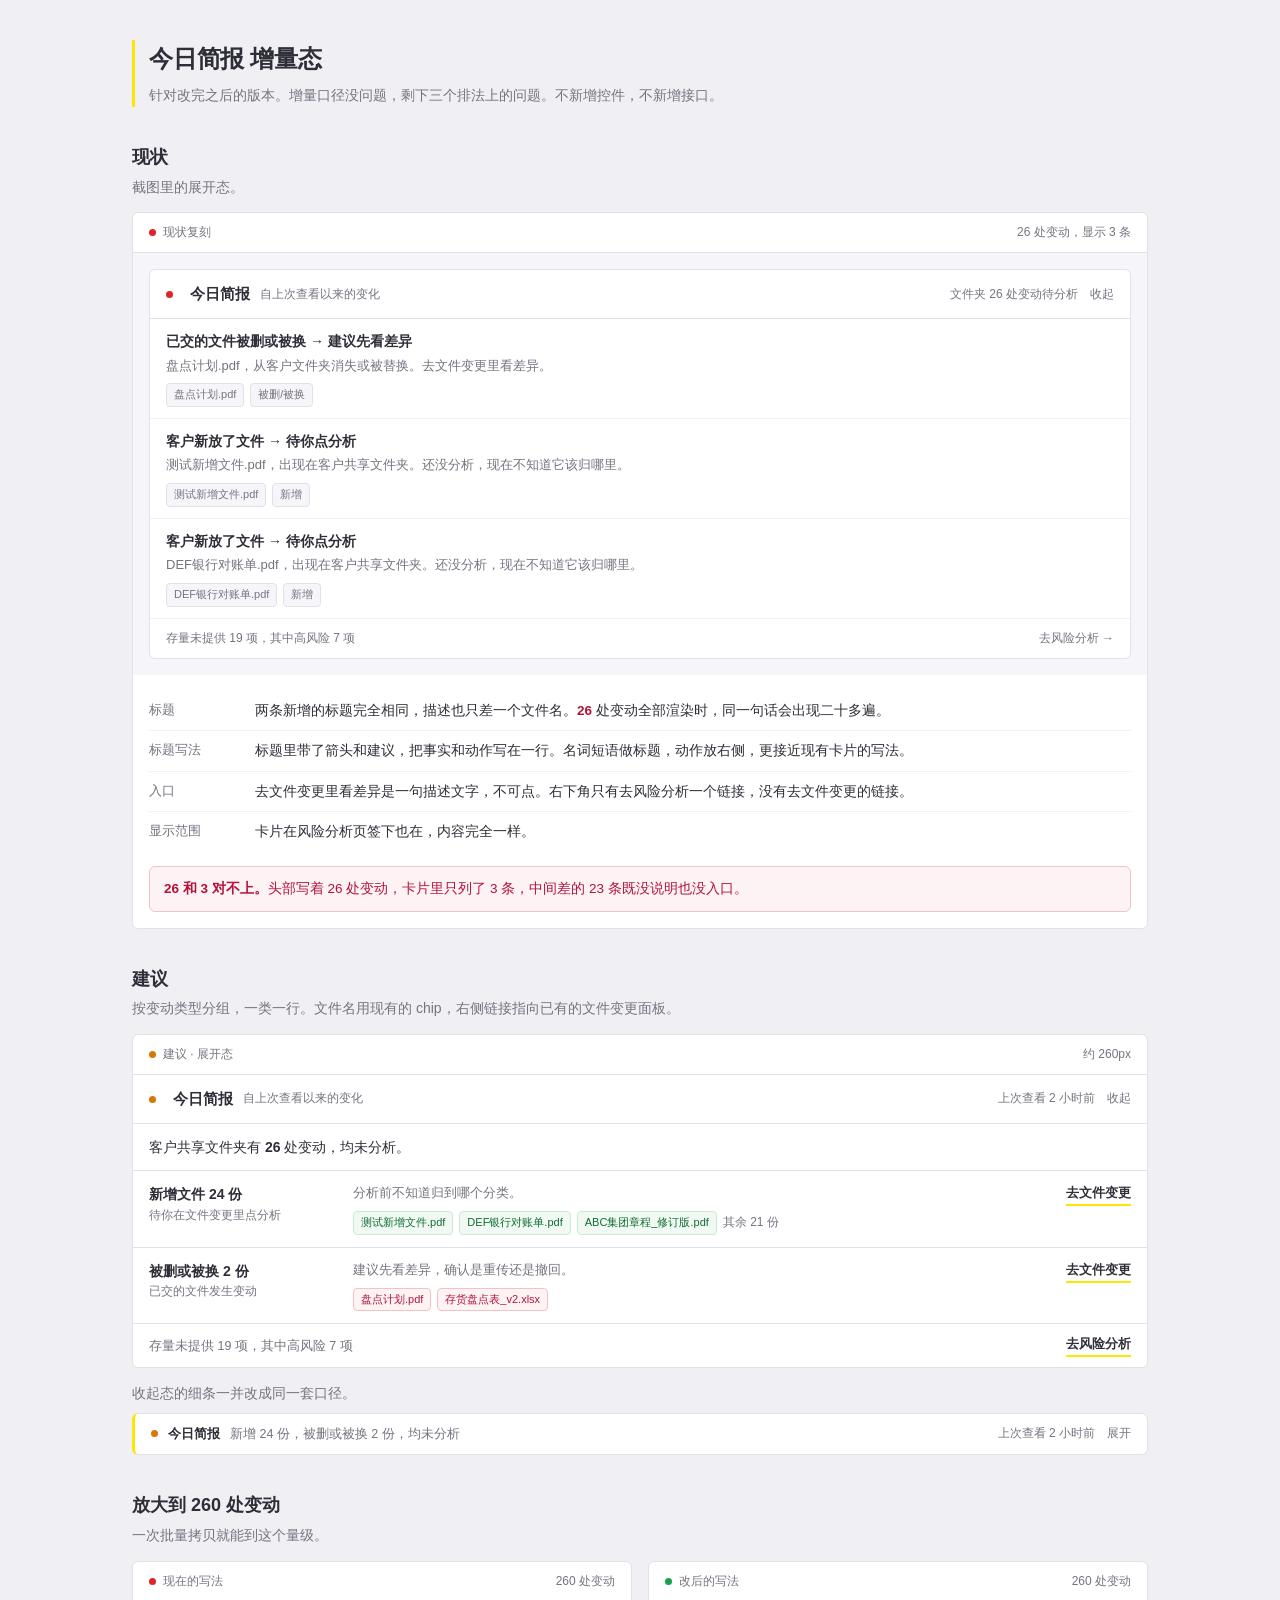
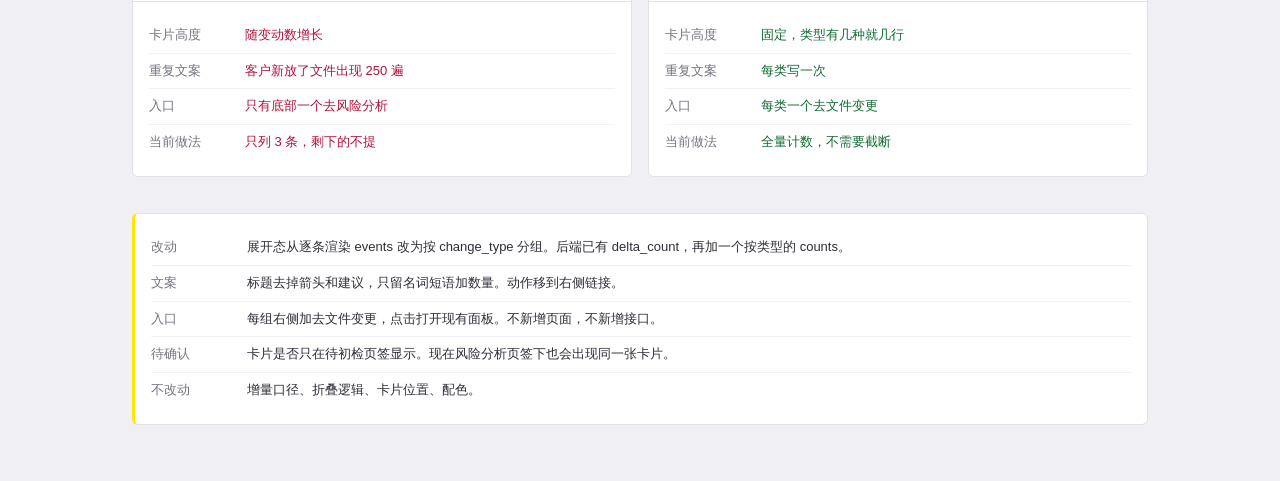
<file: design/pbc-brief-delta.html>
<!doctype html>
<html lang="zh"><head><meta charset="utf-8">
<title>今日简报 增量态</title>
<style>
:root{
 --ey-yellow:#FFE600; --ey-dark:#2E2E38; --ey-grey:#747480; --ey-grey2:#9B9BA5;
 --ey-line:#E1E1E6; --ey-soft:#F6F6FA; --canvas:#FFFFFF;
 --red:#DC2626; --red-fg:#B4123B; --red-line:#F2C2C8; --red-soft:#FDF3F4;
 --amber:#D97706; --green:#16A34A; --green-fg:#106B33;
 --r:0.375rem;
}
*{box-sizing:border-box}
body{margin:0;background:#F0F0F4;font-family:-apple-system,"Segoe UI","Microsoft YaHei",sans-serif;color:var(--ey-dark);font-size:14px;line-height:1.6}
.page{max-width:1080px;margin:0 auto;padding:40px 32px 56px}
.hd{border-left:3px solid var(--ey-yellow);padding-left:14px;margin-bottom:36px}
.hd h1{margin:0 0 6px;font-size:24px;font-weight:600;letter-spacing:-0.01em}
.hd p{margin:0;color:var(--ey-grey);font-size:14px}
.sec{margin-bottom:36px}
.sec h2{margin:0 0 4px;font-size:18px;font-weight:600}
.sec-d{margin:0 0 14px;color:var(--ey-grey);font-size:14px}
.card{background:var(--canvas);border:1px solid var(--ey-line);border-radius:var(--r);overflow:hidden}
.card-t{display:flex;justify-content:space-between;align-items:center;padding:10px 16px;border-bottom:1px solid var(--ey-line);font-size:12px;color:var(--ey-grey)}
.pad{padding:16px}
.mini{font-size:12px;color:var(--ey-grey)}
.dot{width:7px;height:7px;border-radius:50%;background:var(--ey-grey2);display:inline-block;margin-right:7px}
.dot.r{background:var(--red)} .dot.g{background:var(--green)} .dot.y{background:var(--amber)}

.mock{border:1px solid var(--ey-line);border-radius:var(--r);background:#fff}
.mock-h{display:flex;justify-content:space-between;align-items:center;padding:12px 16px;border-bottom:1px solid var(--ey-line)}
.mock-h .lft{display:flex;align-items:center;gap:10px;font-size:14px}
.mock-h b{font-size:15px;font-weight:600}
.bi{padding:11px 16px;border-bottom:1px solid #F2F2F6}
.bi:last-of-type{border-bottom:1px solid var(--ey-line)}
.bi .t{font-size:14px;font-weight:600}
.bi .d{font-size:13px;color:var(--ey-grey);margin:3px 0 7px}
.chips{display:flex;gap:6px;flex-wrap:wrap;align-items:center}
.chip{font-size:11px;padding:2px 7px;border-radius:4px;background:var(--ey-soft);border:1px solid var(--ey-line);color:var(--ey-grey)}
.chip.new{background:#F0FAF3;border-color:#CBE9D5;color:var(--green-fg)}
.chip.del{background:var(--red-soft);border-color:var(--red-line);color:var(--red-fg)}
.mock-f{display:flex;justify-content:space-between;align-items:center;padding:10px 16px;font-size:12px;color:var(--ey-grey)}

.notes{margin:0;padding:0;list-style:none}
.notes li{display:flex;gap:10px;padding:9px 0;border-bottom:1px solid #F2F2F6;font-size:13.5px}
.notes li:last-child{border-bottom:0}
.notes .k{flex:0 0 96px;color:var(--ey-grey);font-size:12.5px}
.notes em{font-style:normal;color:var(--red-fg);font-weight:600}
.alert{margin-top:14px;border:1px solid var(--red-line);background:var(--red-soft);border-radius:var(--r);padding:11px 14px;font-size:13.5px;color:var(--red-fg)}
.alert b{font-weight:600}

.sumline{padding:12px 16px;border-bottom:1px solid var(--ey-line);font-size:14px}
.sumline b{font-variant-numeric:tabular-nums;font-weight:600}
.grow{display:flex;align-items:flex-start;gap:14px;padding:12px 16px;border-bottom:1px solid var(--ey-line)}
.grow .lead{flex:0 0 190px}
.grow .lead .n{font-size:14px;font-weight:600}
.grow .lead .s{font-size:12px;color:var(--ey-grey)}
.grow .body{flex:1;min-width:0}
.grow .body .expl{font-size:13px;color:var(--ey-grey);margin-bottom:7px}
.grow .act{flex:0 0 auto;font-size:12.5px;color:var(--ey-dark);font-weight:600;border-bottom:2px solid var(--ey-yellow);padding-bottom:1px;white-space:nowrap;text-decoration:none}
.foot-l{display:flex;justify-content:space-between;align-items:center;padding:10px 16px;font-size:12.5px;color:var(--ey-grey)}
.foot-l a{color:var(--ey-dark);font-weight:600;text-decoration:none;border-bottom:2px solid var(--ey-yellow);padding-bottom:1px}

.bar{display:flex;align-items:center;gap:10px;padding:10px 16px;background:#fff;border:1px solid var(--ey-line);border-left:3px solid var(--ey-yellow);border-radius:var(--r);font-size:13px}
.bar .nm{font-weight:600}
.bar .tx{color:var(--ey-grey);font-size:12.5px}
.bar .rt{margin-left:auto;font-size:12px;color:var(--ey-grey)}

.two{display:grid;grid-template-columns:1fr 1fr;gap:16px}
.kv{display:flex;gap:10px;font-size:13px;padding:7px 0;border-bottom:1px solid #F2F2F6}
.kv:last-child{border-bottom:0}
.kv .k{flex:0 0 86px;color:var(--ey-grey);font-size:12.5px}
.kv .warn{color:var(--red-fg)}
.kv .ok{color:var(--green-fg)}
.tail{background:#fff;border:1px solid var(--ey-line);border-left:3px solid var(--ey-yellow);border-radius:var(--r);padding:16px}
</style></head><body>
<div class="page">

<div class="hd">
  <h1>今日简报 增量态</h1>
  <p>针对改完之后的版本。增量口径没问题，剩下三个排法上的问题。不新增控件，不新增接口。</p>
</div>

<div class="sec">
  <h2>现状</h2>
  <p class="sec-d">截图里的展开态。</p>
  <div class="card">
    <div class="card-t"><span><span class="dot r"></span>现状复刻</span><span>26 处变动，显示 3 条</span></div>
    <div class="pad" style="background:var(--ey-soft)">
      <div class="mock">
        <div class="mock-h"><div class="lft"><span class="dot r"></span><b>今日简报</b><span class="mini">自上次查看以来的变化</span></div><span class="mini">文件夹 26 处变动待分析　收起</span></div>
        <div class="bi"><div class="t">已交的文件被删或被换 → 建议先看差异</div><div class="d">盘点计划.pdf，从客户文件夹消失或被替换。去文件变更里看差异。</div><div class="chips"><span class="chip">盘点计划.pdf</span><span class="chip">被删/被换</span></div></div>
        <div class="bi"><div class="t">客户新放了文件 → 待你点分析</div><div class="d">测试新增文件.pdf，出现在客户共享文件夹。还没分析，现在不知道它该归哪里。</div><div class="chips"><span class="chip">测试新增文件.pdf</span><span class="chip">新增</span></div></div>
        <div class="bi"><div class="t">客户新放了文件 → 待你点分析</div><div class="d">DEF银行对账单.pdf，出现在客户共享文件夹。还没分析，现在不知道它该归哪里。</div><div class="chips"><span class="chip">DEF银行对账单.pdf</span><span class="chip">新增</span></div></div>
        <div class="mock-f"><span>存量未提供 19 项，其中高风险 7 项</span><span>去风险分析 →</span></div>
      </div>
    </div>
    <div class="pad">
      <ul class="notes">
        <li><span class="k">标题</span><span>两条新增的标题完全相同，描述也只差一个文件名。<em>26</em> 处变动全部渲染时，同一句话会出现二十多遍。</span></li>
        <li><span class="k">标题写法</span><span>标题里带了箭头和建议，把事实和动作写在一行。名词短语做标题，动作放右侧，更接近现有卡片的写法。</span></li>
        <li><span class="k">入口</span><span>去文件变更里看差异是一句描述文字，不可点。右下角只有去风险分析一个链接，没有去文件变更的链接。</span></li>
        <li><span class="k">显示范围</span><span>卡片在风险分析页签下也在，内容完全一样。</span></li>
      </ul>
      <div class="alert"><b>26 和 3 对不上。</b>头部写着 26 处变动，卡片里只列了 3 条，中间差的 23 条既没说明也没入口。</div>
    </div>
  </div>
</div>

<div class="sec">
  <h2>建议</h2>
  <p class="sec-d">按变动类型分组，一类一行。文件名用现有的 chip，右侧链接指向已有的文件变更面板。</p>
  <div class="card">
    <div class="card-t"><span><span class="dot y"></span>建议 · 展开态</span><span>约 260px</span></div>
    <div class="mock-h"><div class="lft"><span class="dot y"></span><b>今日简报</b><span class="mini">自上次查看以来的变化</span></div><span class="mini">上次查看 2 小时前　收起</span></div>
    <div class="sumline">客户共享文件夹有 <b>26</b> 处变动，均未分析。</div>

    <div class="grow">
      <div class="lead"><div class="n">新增文件 24 份</div><div class="s">待你在文件变更里点分析</div></div>
      <div class="body">
        <div class="expl">分析前不知道归到哪个分类。</div>
        <div class="chips">
          <span class="chip new">测试新增文件.pdf</span>
          <span class="chip new">DEF银行对账单.pdf</span>
          <span class="chip new">ABC集团章程_修订版.pdf</span>
          <span class="mini">其余 21 份</span>
        </div>
      </div>
      <a class="act" href="#">去文件变更</a>
    </div>

    <div class="grow">
      <div class="lead"><div class="n">被删或被换 2 份</div><div class="s">已交的文件发生变动</div></div>
      <div class="body">
        <div class="expl">建议先看差异，确认是重传还是撤回。</div>
        <div class="chips">
          <span class="chip del">盘点计划.pdf</span>
          <span class="chip del">存货盘点表_v2.xlsx</span>
        </div>
      </div>
      <a class="act" href="#">去文件变更</a>
    </div>

    <div class="foot-l"><span>存量未提供 19 项，其中高风险 7 项</span><a href="#">去风险分析</a></div>
  </div>

  <p class="sec-d" style="margin:14px 0 8px">收起态的细条一并改成同一套口径。</p>
  <div class="bar"><span class="dot y" style="margin:0"></span><span class="nm">今日简报</span><span class="tx">新增 24 份，被删或被换 2 份，均未分析</span><span class="rt">上次查看 2 小时前　展开</span></div>
</div>

<div class="sec">
  <h2>放大到 260 处变动</h2>
  <p class="sec-d">一次批量拷贝就能到这个量级。</p>
  <div class="two">
    <div class="card">
      <div class="card-t"><span><span class="dot r"></span>现在的写法</span><span>260 处变动</span></div>
      <div class="pad">
        <div class="kv"><span class="k">卡片高度</span><span class="warn">随变动数增长</span></div>
        <div class="kv"><span class="k">重复文案</span><span class="warn">客户新放了文件出现 250 遍</span></div>
        <div class="kv"><span class="k">入口</span><span class="warn">只有底部一个去风险分析</span></div>
        <div class="kv"><span class="k">当前做法</span><span class="warn">只列 3 条，剩下的不提</span></div>
      </div>
    </div>
    <div class="card">
      <div class="card-t"><span><span class="dot g"></span>改后的写法</span><span>260 处变动</span></div>
      <div class="pad">
        <div class="kv"><span class="k">卡片高度</span><span class="ok">固定，类型有几种就几行</span></div>
        <div class="kv"><span class="k">重复文案</span><span class="ok">每类写一次</span></div>
        <div class="kv"><span class="k">入口</span><span class="ok">每类一个去文件变更</span></div>
        <div class="kv"><span class="k">当前做法</span><span class="ok">全量计数，不需要截断</span></div>
      </div>
    </div>
  </div>
</div>

<div class="tail">
  <div class="kv"><span class="k">改动</span><span>展开态从逐条渲染 events 改为按 change_type 分组。后端已有 delta_count，再加一个按类型的 counts。</span></div>
  <div class="kv"><span class="k">文案</span><span>标题去掉箭头和建议，只留名词短语加数量。动作移到右侧链接。</span></div>
  <div class="kv"><span class="k">入口</span><span>每组右侧加去文件变更，点击打开现有面板。不新增页面，不新增接口。</span></div>
  <div class="kv"><span class="k">待确认</span><span>卡片是否只在待初检页签显示。现在风险分析页签下也会出现同一张卡片。</span></div>
  <div class="kv"><span class="k">不改动</span><span>增量口径、折叠逻辑、卡片位置、配色。</span></div>
</div>

</div></body></html>
</file>
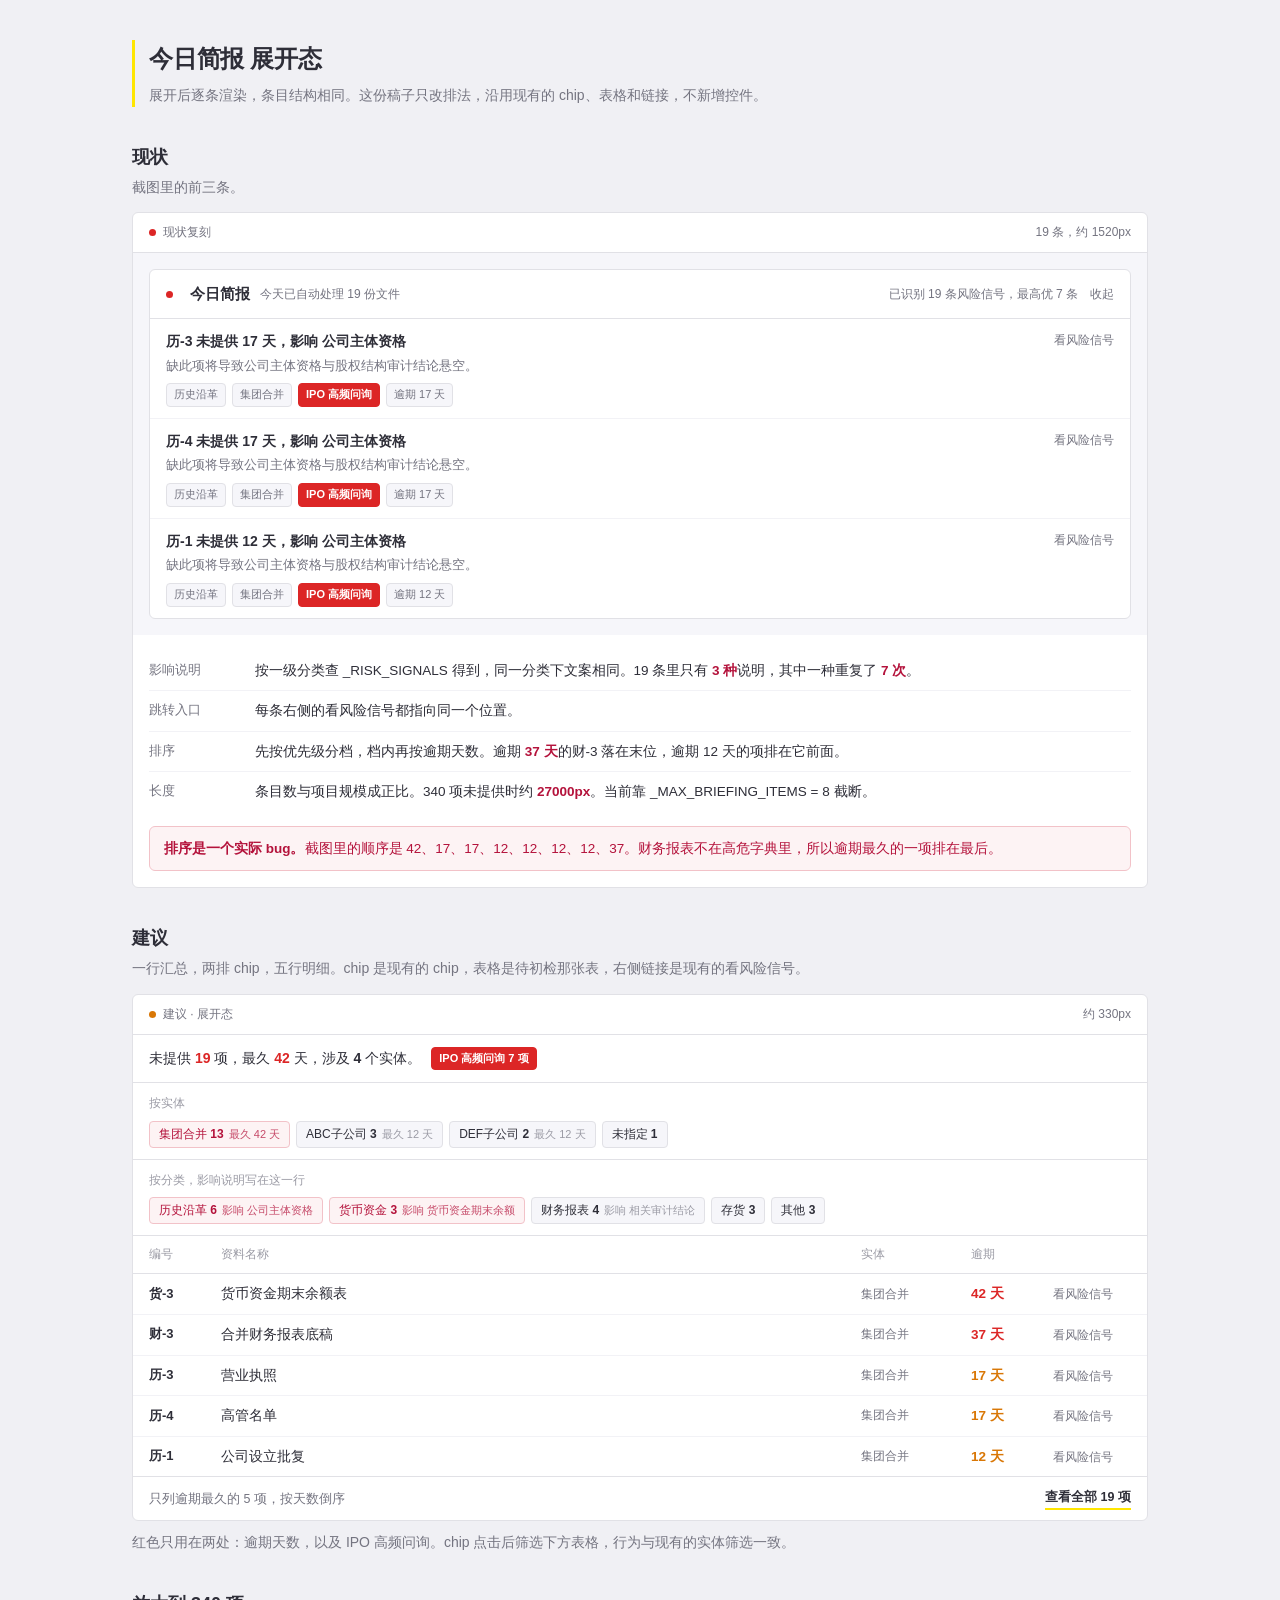
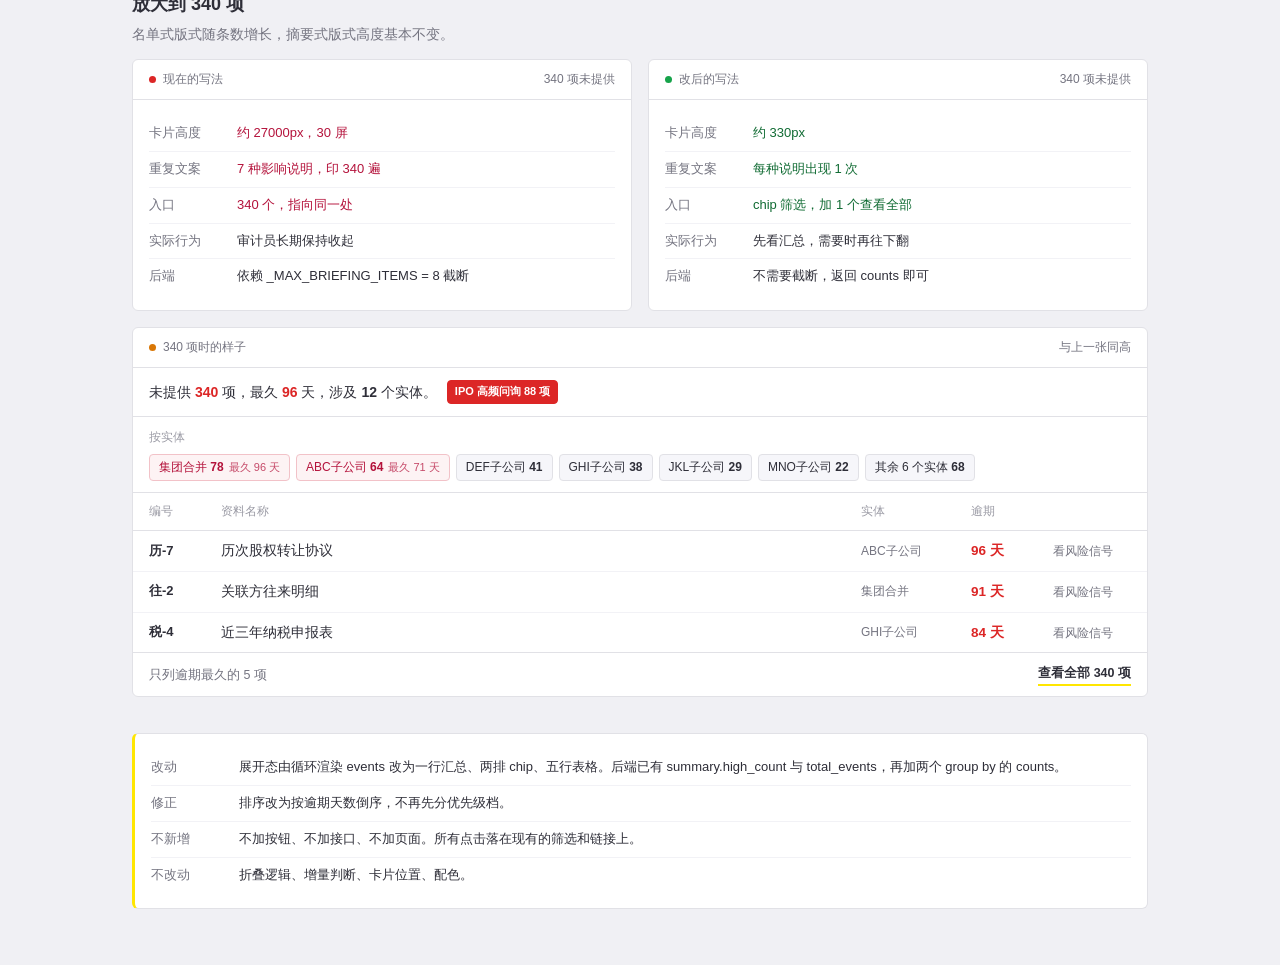
<file: design/pbc-brief-plain.html>
<!doctype html>
<html lang="zh"><head><meta charset="utf-8">
<title>今日简报 展开态</title>
<style>
:root{
 --ey-yellow:#FFE600; --ey-dark:#2E2E38; --ey-grey:#747480; --ey-grey2:#9B9BA5;
 --ey-line:#E1E1E6; --ey-soft:#F6F6FA; --canvas:#FFFFFF;
 --red:#DC2626; --red-fg:#B4123B; --red-line:#F2C2C8; --red-soft:#FDF3F4;
 --amber:#D97706; --green:#16A34A;
 --r:0.375rem;
}
*{box-sizing:border-box}
body{margin:0;background:#F0F0F4;font-family:-apple-system,"Segoe UI","Microsoft YaHei",sans-serif;color:var(--ey-dark);font-size:14px;line-height:1.6}
.page{max-width:1080px;margin:0 auto;padding:40px 32px 56px}
.hd{border-left:3px solid var(--ey-yellow);padding-left:14px;margin-bottom:36px}
.hd h1{margin:0 0 6px;font-size:24px;font-weight:600;letter-spacing:-0.01em}
.hd p{margin:0;color:var(--ey-grey);font-size:14px}
.sec{margin-bottom:36px}
.sec h2{margin:0 0 4px;font-size:18px;font-weight:600}
.sec-d{margin:0 0 14px;color:var(--ey-grey);font-size:14px}
.card{background:var(--canvas);border:1px solid var(--ey-line);border-radius:var(--r);overflow:hidden}
.card-t{display:flex;justify-content:space-between;align-items:center;padding:10px 16px;border-bottom:1px solid var(--ey-line);font-size:12px;color:var(--ey-grey)}
.pad{padding:16px}
.mini{font-size:12px;color:var(--ey-grey)}
.dot{width:7px;height:7px;border-radius:50%;background:var(--ey-grey2);display:inline-block;margin-right:7px}
.dot.r{background:var(--red)} .dot.g{background:var(--green)} .dot.y{background:var(--amber)}

.mock{border:1px solid var(--ey-line);border-radius:var(--r);background:#fff}
.mock-h{display:flex;justify-content:space-between;align-items:center;padding:12px 16px;border-bottom:1px solid var(--ey-line)}
.mock-h .lft{display:flex;align-items:center;gap:10px;font-size:14px}
.mock-h b{font-size:15px;font-weight:600}
.bi{padding:11px 16px;border-bottom:1px solid #F2F2F6;position:relative}
.bi:last-child{border-bottom:0}
.bi .t{font-size:14px;font-weight:600}
.bi .d{font-size:13px;color:var(--ey-grey);margin:3px 0 7px}
.bi .lnk{position:absolute;right:16px;top:12px;font-size:12px;color:var(--ey-grey)}
.chips{display:flex;gap:6px;flex-wrap:wrap}
.chip{font-size:11px;padding:2px 7px;border-radius:4px;background:var(--ey-soft);border:1px solid var(--ey-line);color:var(--ey-grey)}
.chip.hot{background:var(--red);border-color:var(--red);color:#fff;font-weight:600}

.notes{margin:0;padding:0;list-style:none}
.notes li{display:flex;gap:10px;padding:9px 0;border-bottom:1px solid #F2F2F6;font-size:13.5px}
.notes li:last-child{border-bottom:0}
.notes .k{flex:0 0 96px;color:var(--ey-grey);font-size:12.5px}
.notes em{font-style:normal;color:var(--red-fg);font-weight:600}
.alert{margin-top:14px;border:1px solid var(--red-line);background:var(--red-soft);border-radius:var(--r);padding:11px 14px;font-size:13.5px;color:var(--red-fg)}
.alert b{font-weight:600}

.sumline{padding:12px 16px;border-bottom:1px solid var(--ey-line);font-size:14px;display:flex;align-items:center;gap:10px;flex-wrap:wrap}
.sumline b{font-variant-numeric:tabular-nums;font-weight:600}
.sumline .r{color:var(--red)}
.grp{padding:11px 16px;border-bottom:1px solid var(--ey-line)}
.grp-l{font-size:12px;color:var(--ey-grey2);margin-bottom:7px}
.fchip{font-size:12px;padding:3px 9px;border-radius:4px;background:var(--ey-soft);border:1px solid var(--ey-line);color:var(--ey-dark);white-space:nowrap;display:inline-block}
.fchip .c{font-weight:600;font-variant-numeric:tabular-nums}
.fchip .s{color:var(--ey-grey2);font-size:11px;margin-left:5px}
.fchip.hot{border-color:var(--red-line);background:var(--red-soft);color:var(--red-fg)}
.fchip.hot .s{color:var(--red-fg);opacity:.75}

table.tbl{width:100%;border-collapse:collapse;font-size:13.5px}
table.tbl th{text-align:left;font-size:12px;color:var(--ey-grey2);font-weight:500;padding:9px 16px;border-bottom:1px solid var(--ey-line)}
table.tbl td{padding:9px 16px;border-bottom:1px solid #F2F2F6}
table.tbl tr:last-child td{border-bottom:0}
.code{font-weight:600;font-size:13px}
.ovd{font-variant-numeric:tabular-nums;font-weight:600;color:var(--red)}
.ovd.mid{color:var(--amber)}
.lnk2{font-size:12px;color:var(--ey-grey);white-space:nowrap;display:inline-block}
.foot-l{display:flex;justify-content:space-between;align-items:center;padding:10px 16px;border-top:1px solid var(--ey-line);font-size:12.5px;color:var(--ey-grey)}
.foot-l a{color:var(--ey-dark);font-weight:600;text-decoration:none;border-bottom:2px solid var(--ey-yellow);padding-bottom:1px}

.two{display:grid;grid-template-columns:1fr 1fr;gap:16px}
.kv{display:flex;gap:10px;font-size:13px;padding:7px 0;border-bottom:1px solid #F2F2F6}
.kv:last-child{border-bottom:0}
.kv .k{flex:0 0 78px;color:var(--ey-grey);font-size:12.5px}
.kv .warn{color:var(--red-fg)}
.kv .ok{color:#106B33}
.tail{background:#fff;border:1px solid var(--ey-line);border-left:3px solid var(--ey-yellow);border-radius:var(--r);padding:16px}
</style></head><body>
<div class="page">

<div class="hd">
  <h1>今日简报 展开态</h1>
  <p>展开后逐条渲染，条目结构相同。这份稿子只改排法，沿用现有的 chip、表格和链接，不新增控件。</p>
</div>

<div class="sec">
  <h2>现状</h2>
  <p class="sec-d">截图里的前三条。</p>
  <div class="card">
    <div class="card-t"><span><span class="dot r"></span>现状复刻</span><span>19 条，约 1520px</span></div>
    <div class="pad" style="background:var(--ey-soft)">
      <div class="mock">
        <div class="mock-h"><div class="lft"><span class="dot r"></span><b>今日简报</b><span class="mini">今天已自动处理 19 份文件</span></div><span class="mini">已识别 19 条风险信号，最高优 7 条　收起</span></div>
        <div class="bi"><div class="t">历-3 未提供 17 天，影响 公司主体资格</div><div class="d">缺此项将导致公司主体资格与股权结构审计结论悬空。</div><div class="chips"><span class="chip">历史沿革</span><span class="chip">集团合并</span><span class="chip hot">IPO 高频问询</span><span class="chip">逾期 17 天</span></div><span class="lnk">看风险信号</span></div>
        <div class="bi"><div class="t">历-4 未提供 17 天，影响 公司主体资格</div><div class="d">缺此项将导致公司主体资格与股权结构审计结论悬空。</div><div class="chips"><span class="chip">历史沿革</span><span class="chip">集团合并</span><span class="chip hot">IPO 高频问询</span><span class="chip">逾期 17 天</span></div><span class="lnk">看风险信号</span></div>
        <div class="bi"><div class="t">历-1 未提供 12 天，影响 公司主体资格</div><div class="d">缺此项将导致公司主体资格与股权结构审计结论悬空。</div><div class="chips"><span class="chip">历史沿革</span><span class="chip">集团合并</span><span class="chip hot">IPO 高频问询</span><span class="chip">逾期 12 天</span></div><span class="lnk">看风险信号</span></div>
      </div>
    </div>
    <div class="pad">
      <ul class="notes">
        <li><span class="k">影响说明</span><span>按一级分类查 _RISK_SIGNALS 得到，同一分类下文案相同。19 条里只有 <em>3 种</em>说明，其中一种重复了 <em>7 次</em>。</span></li>
        <li><span class="k">跳转入口</span><span>每条右侧的看风险信号都指向同一个位置。</span></li>
        <li><span class="k">排序</span><span>先按优先级分档，档内再按逾期天数。逾期 <em>37 天</em>的财-3 落在末位，逾期 12 天的项排在它前面。</span></li>
        <li><span class="k">长度</span><span>条目数与项目规模成正比。340 项未提供时约 <em>27000px</em>。当前靠 _MAX_BRIEFING_ITEMS = 8 截断。</span></li>
      </ul>
      <div class="alert"><b>排序是一个实际 bug。</b>截图里的顺序是 42、17、17、12、12、12、12、37。财务报表不在高危字典里，所以逾期最久的一项排在最后。</div>
    </div>
  </div>
</div>

<div class="sec">
  <h2>建议</h2>
  <p class="sec-d">一行汇总，两排 chip，五行明细。chip 是现有的 chip，表格是待初检那张表，右侧链接是现有的看风险信号。</p>
  <div class="card">
    <div class="card-t"><span><span class="dot y"></span>建议 · 展开态</span><span>约 330px</span></div>

    <div class="sumline"><span>未提供 <b class="r">19</b> 项，最久 <b class="r">42</b> 天，涉及 <b>4</b> 个实体。</span><span class="chip hot">IPO 高频问询 7 项</span></div>

    <div class="grp">
      <div class="grp-l">按实体</div>
      <div class="chips">
        <span class="fchip hot">集团合并 <span class="c">13</span><span class="s">最久 42 天</span></span>
        <span class="fchip">ABC子公司 <span class="c">3</span><span class="s">最久 12 天</span></span>
        <span class="fchip">DEF子公司 <span class="c">2</span><span class="s">最久 12 天</span></span>
        <span class="fchip">未指定 <span class="c">1</span></span>
      </div>
    </div>

    <div class="grp">
      <div class="grp-l">按分类，影响说明写在这一行</div>
      <div class="chips">
        <span class="fchip hot">历史沿革 <span class="c">6</span><span class="s">影响 公司主体资格</span></span>
        <span class="fchip hot">货币资金 <span class="c">3</span><span class="s">影响 货币资金期末余额</span></span>
        <span class="fchip">财务报表 <span class="c">4</span><span class="s">影响 相关审计结论</span></span>
        <span class="fchip">存货 <span class="c">3</span></span>
        <span class="fchip">其他 <span class="c">3</span></span>
      </div>
    </div>

    <table class="tbl">
      <thead><tr><th style="width:72px">编号</th><th>资料名称</th><th style="width:110px">实体</th><th style="width:82px">逾期</th><th style="width:110px"></th></tr></thead>
      <tbody>
        <tr><td class="code">货-3</td><td>货币资金期末余额表</td><td class="mini">集团合并</td><td class="ovd">42 天</td><td><span class="lnk2">看风险信号</span></td></tr>
        <tr><td class="code">财-3</td><td>合并财务报表底稿</td><td class="mini">集团合并</td><td class="ovd">37 天</td><td><span class="lnk2">看风险信号</span></td></tr>
        <tr><td class="code">历-3</td><td>营业执照</td><td class="mini">集团合并</td><td class="ovd mid">17 天</td><td><span class="lnk2">看风险信号</span></td></tr>
        <tr><td class="code">历-4</td><td>高管名单</td><td class="mini">集团合并</td><td class="ovd mid">17 天</td><td><span class="lnk2">看风险信号</span></td></tr>
        <tr><td class="code">历-1</td><td>公司设立批复</td><td class="mini">集团合并</td><td class="ovd mid">12 天</td><td><span class="lnk2">看风险信号</span></td></tr>
      </tbody>
    </table>
    <div class="foot-l"><span>只列逾期最久的 5 项，按天数倒序</span><a href="#">查看全部 19 项</a></div>
  </div>
  <p class="sec-d" style="margin-top:10px">红色只用在两处：逾期天数，以及 IPO 高频问询。chip 点击后筛选下方表格，行为与现有的实体筛选一致。</p>
</div>

<div class="sec">
  <h2>放大到 340 项</h2>
  <p class="sec-d">名单式版式随条数增长，摘要式版式高度基本不变。</p>
  <div class="two">
    <div class="card">
      <div class="card-t"><span><span class="dot r"></span>现在的写法</span><span>340 项未提供</span></div>
      <div class="pad">
        <div class="kv"><span class="k">卡片高度</span><span class="warn">约 27000px，30 屏</span></div>
        <div class="kv"><span class="k">重复文案</span><span class="warn">7 种影响说明，印 340 遍</span></div>
        <div class="kv"><span class="k">入口</span><span class="warn">340 个，指向同一处</span></div>
        <div class="kv"><span class="k">实际行为</span><span>审计员长期保持收起</span></div>
        <div class="kv"><span class="k">后端</span><span>依赖 _MAX_BRIEFING_ITEMS = 8 截断</span></div>
      </div>
    </div>
    <div class="card">
      <div class="card-t"><span><span class="dot g"></span>改后的写法</span><span>340 项未提供</span></div>
      <div class="pad">
        <div class="kv"><span class="k">卡片高度</span><span class="ok">约 330px</span></div>
        <div class="kv"><span class="k">重复文案</span><span class="ok">每种说明出现 1 次</span></div>
        <div class="kv"><span class="k">入口</span><span class="ok">chip 筛选，加 1 个查看全部</span></div>
        <div class="kv"><span class="k">实际行为</span><span>先看汇总，需要时再往下翻</span></div>
        <div class="kv"><span class="k">后端</span><span>不需要截断，返回 counts 即可</span></div>
      </div>
    </div>
  </div>

  <div class="card" style="margin-top:16px">
    <div class="card-t"><span><span class="dot y"></span>340 项时的样子</span><span>与上一张同高</span></div>
    <div class="sumline"><span>未提供 <b class="r">340</b> 项，最久 <b class="r">96</b> 天，涉及 <b>12</b> 个实体。</span><span class="chip hot">IPO 高频问询 88 项</span></div>
    <div class="grp">
      <div class="grp-l">按实体</div>
      <div class="chips">
        <span class="fchip hot">集团合并 <span class="c">78</span><span class="s">最久 96 天</span></span>
        <span class="fchip hot">ABC子公司 <span class="c">64</span><span class="s">最久 71 天</span></span>
        <span class="fchip">DEF子公司 <span class="c">41</span></span>
        <span class="fchip">GHI子公司 <span class="c">38</span></span>
        <span class="fchip">JKL子公司 <span class="c">29</span></span>
        <span class="fchip">MNO子公司 <span class="c">22</span></span>
        <span class="fchip">其余 6 个实体 <span class="c">68</span></span>
      </div>
    </div>
    <table class="tbl">
      <thead><tr><th style="width:72px">编号</th><th>资料名称</th><th style="width:110px">实体</th><th style="width:82px">逾期</th><th style="width:110px"></th></tr></thead>
      <tbody>
        <tr><td class="code">历-7</td><td>历次股权转让协议</td><td class="mini">ABC子公司</td><td class="ovd">96 天</td><td><span class="lnk2">看风险信号</span></td></tr>
        <tr><td class="code">往-2</td><td>关联方往来明细</td><td class="mini">集团合并</td><td class="ovd">91 天</td><td><span class="lnk2">看风险信号</span></td></tr>
        <tr><td class="code">税-4</td><td>近三年纳税申报表</td><td class="mini">GHI子公司</td><td class="ovd">84 天</td><td><span class="lnk2">看风险信号</span></td></tr>
      </tbody>
    </table>
    <div class="foot-l"><span>只列逾期最久的 5 项</span><a href="#">查看全部 340 项</a></div>
  </div>
</div>

<div class="tail">
  <div class="kv"><span class="k">改动</span><span>展开态由循环渲染 events 改为一行汇总、两排 chip、五行表格。后端已有 summary.high_count 与 total_events，再加两个 group by 的 counts。</span></div>
  <div class="kv"><span class="k">修正</span><span>排序改为按逾期天数倒序，不再先分优先级档。</span></div>
  <div class="kv"><span class="k">不新增</span><span>不加按钮、不加接口、不加页面。所有点击落在现有的筛选和链接上。</span></div>
  <div class="kv"><span class="k">不改动</span><span>折叠逻辑、增量判断、卡片位置、配色。</span></div>
</div>

</div></body></html>
</file>
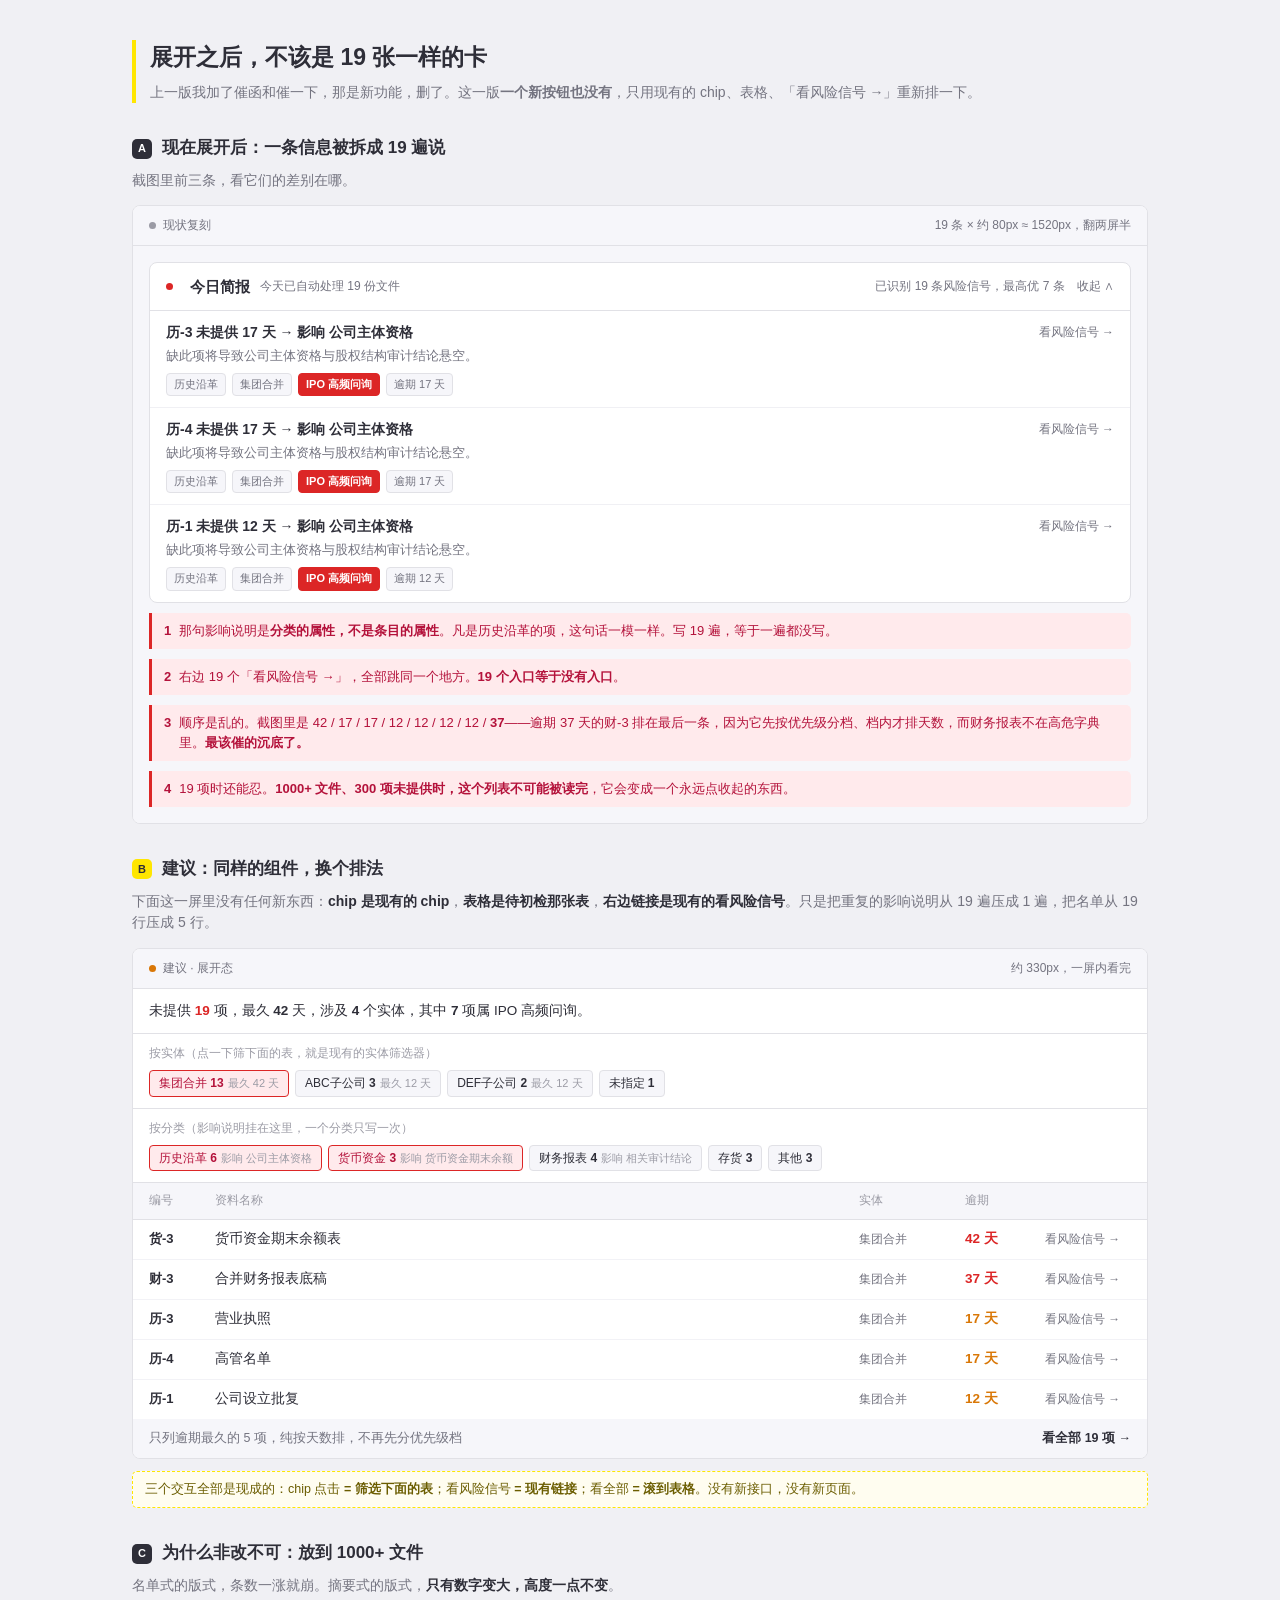
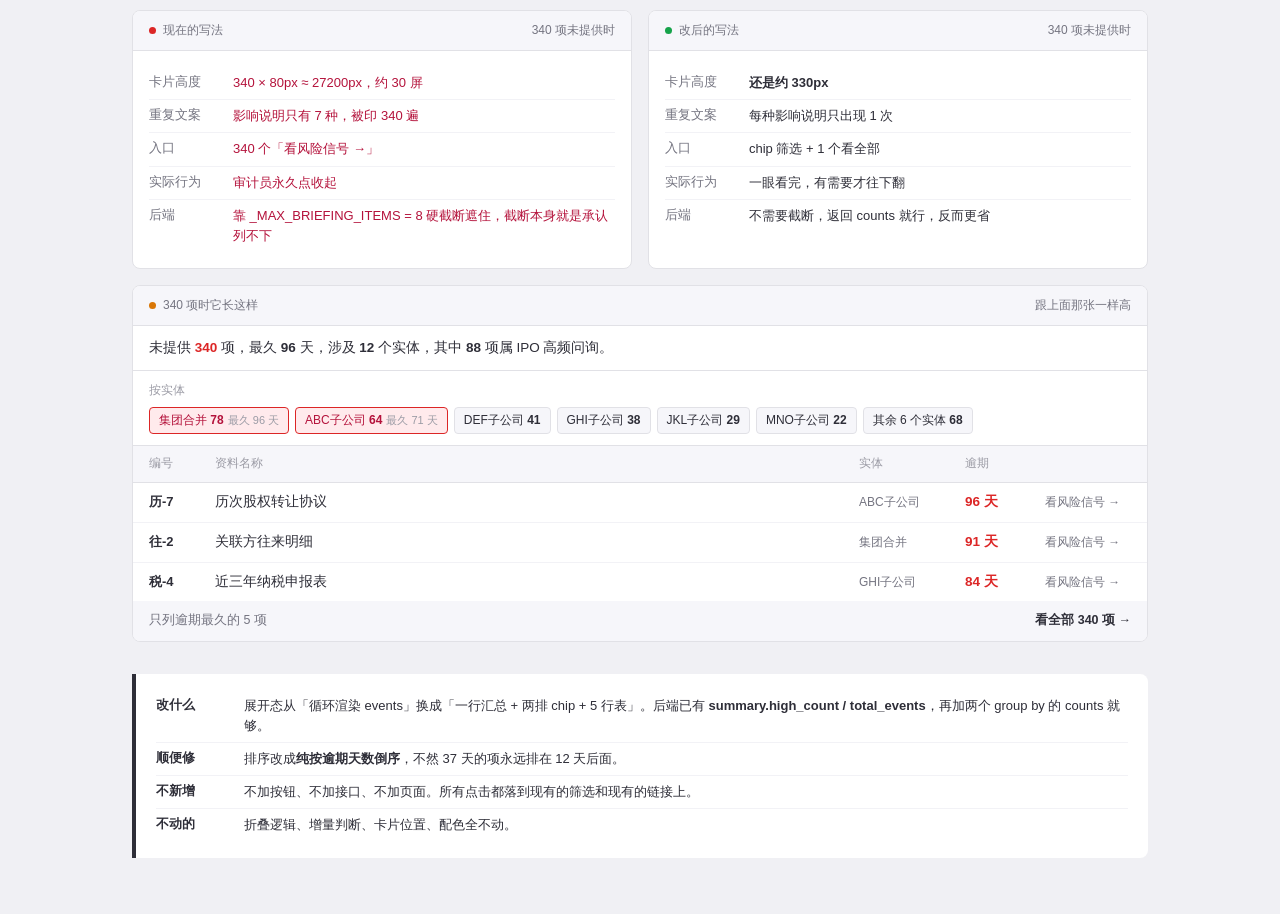
<file: design/pbc-brief-scale.html>
<!doctype html>
<html lang="zh"><head><meta charset="utf-8">
<title>今日简报 · 展开态</title>
<style>
:root{
 --ey-yellow:#FFE600; --ey-dark:#2E2E38; --ey-grey:#747480; --ey-grey2:#9B9BA5;
 --ey-line:#E1E1E6; --ey-soft:#F6F6FA; --canvas:#FFFFFF;
 --red:#DC2626; --red-bg:#FFEAEC; --red-fg:#B4123B; --amber:#D97706; --green:#16A34A;
 --r:8px;
}
*{box-sizing:border-box}
body{margin:0;background:#F0F0F4;font-family:-apple-system,"Segoe UI","Microsoft YaHei",sans-serif;color:var(--ey-dark);font-size:15px;line-height:1.55}
.page{max-width:1080px;margin:0 auto;padding:40px 32px 56px}
.hd{border-left:4px solid var(--ey-yellow);padding-left:14px;margin-bottom:32px}
.hd h1{margin:0 0 6px;font-size:23px}
.hd p{margin:0;color:var(--ey-grey);font-size:14px}
.sec{margin-bottom:32px}
.sec-h{display:flex;align-items:center;gap:10px;margin-bottom:8px}
.tag{width:20px;height:20px;border-radius:5px;background:var(--ey-dark);color:#fff;font-size:11px;font-weight:700;display:flex;align-items:center;justify-content:center}
.tag.y{background:var(--ey-yellow);color:var(--ey-dark)}
.sec-h h2{margin:0;font-size:17px}
.sec-d{margin:0 0 14px;color:var(--ey-grey);font-size:14px}
.sec-d b{color:var(--ey-dark)}
.card{background:var(--canvas);border:1px solid var(--ey-line);border-radius:var(--r);overflow:hidden}
.card-t{display:flex;justify-content:space-between;align-items:center;padding:10px 16px;background:var(--ey-soft);border-bottom:1px solid var(--ey-line);font-size:12px;color:var(--ey-grey)}
.dot{width:7px;height:7px;border-radius:50%;background:var(--ey-grey2);display:inline-block;margin-right:7px}
.dot.r{background:var(--red)} .dot.g{background:var(--green)} .dot.y{background:var(--amber)}
.pad{padding:16px}
.mini{font-size:12px;color:var(--ey-grey)}

/* 现有组件原样 */
.mock{border:1px solid var(--ey-line);border-radius:var(--r);background:#fff}
.mock-h{display:flex;justify-content:space-between;align-items:center;padding:12px 16px;border-bottom:1px solid var(--ey-line)}
.mock-h .lft{display:flex;align-items:center;gap:10px;font-size:14px}
.mock-h b{font-size:15px}
.bi{padding:11px 16px;border-bottom:1px solid #F0F0F4;position:relative}
.bi:last-child{border-bottom:0}
.bi .t{font-size:14px;font-weight:600}
.bi .d{font-size:12.5px;color:var(--ey-grey);margin:3px 0 7px}
.bi .lnk{position:absolute;right:16px;top:12px;font-size:12px;color:var(--ey-grey)}
.chips{display:flex;gap:6px;flex-wrap:wrap}
.chip{font-size:11px;padding:2px 7px;border-radius:4px;background:var(--ey-soft);border:1px solid var(--ey-line);color:var(--ey-grey)}
.chip.hot{background:var(--red);border-color:var(--red);color:#fff;font-weight:600}

.flag{margin-top:10px;display:flex;gap:8px;align-items:flex-start;font-size:13px;color:var(--red-fg);background:var(--red-bg);border-left:3px solid var(--red);padding:8px 12px;border-radius:0 5px 5px 0}
.flag .n{font-weight:700;flex:0 0 auto}

/* 建议态：全部用现有元素 */
.sumline{padding:12px 16px;border-bottom:1px solid var(--ey-line);font-size:13.5px}
.sumline b{font-variant-numeric:tabular-nums}
.sumline .big{color:var(--red);font-weight:700}
.grp{padding:11px 16px;border-bottom:1px solid var(--ey-line)}
.grp-l{font-size:11.5px;color:var(--ey-grey2);margin-bottom:7px}
.fchip{font-size:12px;padding:3px 9px;border-radius:4px;background:var(--ey-soft);border:1px solid var(--ey-line);color:var(--ey-dark);cursor:default;white-space:nowrap;display:inline-block}
.fchip .c{font-weight:700;font-variant-numeric:tabular-nums}
.fchip .s{color:var(--ey-grey2);font-size:11px;margin-left:4px}
.fchip.hot{border-color:var(--red);color:var(--red-fg);background:var(--red-bg)}

table.tbl{width:100%;border-collapse:collapse;font-size:13.5px}
table.tbl th{text-align:left;font-size:11.5px;color:var(--ey-grey2);font-weight:500;padding:9px 16px;background:var(--ey-soft);border-bottom:1px solid var(--ey-line)}
table.tbl td{padding:9px 16px;border-bottom:1px solid #F2F2F6}
table.tbl tr:last-child td{border-bottom:0}
.code{font-weight:700;font-size:13px}
.ovd{font-variant-numeric:tabular-nums;font-weight:700;color:var(--red)}
.ovd.mid{color:var(--amber)}
.lnk2{font-size:12px;color:var(--ey-grey)}
.foot-l{display:flex;justify-content:space-between;align-items:center;padding:10px 16px;background:var(--ey-soft);font-size:12.5px;color:var(--ey-grey)}
.foot-l a{color:var(--ey-dark);font-weight:600;text-decoration:none}
.note{background:#FFFDF0;border:1px dashed var(--ey-yellow);border-radius:5px;padding:8px 12px;font-size:12.5px;color:#6b5d00;margin-top:12px}

.two{display:grid;grid-template-columns:1fr 1fr;gap:16px}
.kv{display:flex;gap:10px;font-size:13px;padding:6px 0;border-bottom:1px solid #F2F2F6}
.kv:last-child{border-bottom:0}
.kv .k{flex:0 0 74px;color:var(--ey-grey);font-size:12.5px}
.warn{color:var(--red-fg)}
.tail{background:#fff;border-left:4px solid var(--ey-dark);border-radius:0 var(--r) var(--r) 0;padding:16px 20px}
</style></head><body>
<div class="page">

<div class="hd">
  <h1>展开之后，不该是 19 张一样的卡</h1>
  <p>上一版我加了催函和催一下，那是新功能，删了。这一版<b>一个新按钮也没有</b>，只用现有的 chip、表格、「看风险信号 →」重新排一下。</p>
</div>

<!-- A -->
<div class="sec">
  <div class="sec-h"><div class="tag">A</div><h2>现在展开后：一条信息被拆成 19 遍说</h2></div>
  <p class="sec-d">截图里前三条，看它们的差别在哪。</p>
  <div class="card"><div class="card-t"><span><span class="dot"></span>现状复刻</span><span>19 条 × 约 80px ≈ 1520px，翻两屏半</span></div>
  <div class="pad" style="background:var(--ey-soft)">
    <div class="mock">
      <div class="mock-h"><div class="lft"><span class="dot r"></span><b>今日简报</b><span class="mini">今天已自动处理 19 份文件</span></div><span class="mini">已识别 19 条风险信号，最高优 7 条　收起 ∧</span></div>
      <div class="bi"><div class="t">历-3 未提供 17 天 → 影响 公司主体资格</div><div class="d">缺此项将导致公司主体资格与股权结构审计结论悬空。</div><div class="chips"><span class="chip">历史沿革</span><span class="chip">集团合并</span><span class="chip hot">IPO 高频问询</span><span class="chip">逾期 17 天</span></div><span class="lnk">看风险信号 →</span></div>
      <div class="bi"><div class="t">历-4 未提供 17 天 → 影响 公司主体资格</div><div class="d">缺此项将导致公司主体资格与股权结构审计结论悬空。</div><div class="chips"><span class="chip">历史沿革</span><span class="chip">集团合并</span><span class="chip hot">IPO 高频问询</span><span class="chip">逾期 17 天</span></div><span class="lnk">看风险信号 →</span></div>
      <div class="bi"><div class="t">历-1 未提供 12 天 → 影响 公司主体资格</div><div class="d">缺此项将导致公司主体资格与股权结构审计结论悬空。</div><div class="chips"><span class="chip">历史沿革</span><span class="chip">集团合并</span><span class="chip hot">IPO 高频问询</span><span class="chip">逾期 12 天</span></div><span class="lnk">看风险信号 →</span></div>
    </div>
    <div class="flag"><span class="n">1</span><span>那句影响说明是<b>分类的属性，不是条目的属性</b>。凡是历史沿革的项，这句话一模一样。写 19 遍，等于一遍都没写。</span></div>
    <div class="flag"><span class="n">2</span><span>右边 19 个「看风险信号 →」，全部跳同一个地方。<b>19 个入口等于没有入口</b>。</span></div>
    <div class="flag"><span class="n">3</span><span>顺序是乱的。截图里是 42 / 17 / 17 / 12 / 12 / 12 / 12 / <b>37</b>——逾期 37 天的财-3 排在最后一条，因为它先按优先级分档、档内才排天数，而财务报表不在高危字典里。<b>最该催的沉底了。</b></span></div>
    <div class="flag"><span class="n">4</span><span>19 项时还能忍。<b>1000+ 文件、300 项未提供时，这个列表不可能被读完</b>，它会变成一个永远点收起的东西。</span></div>
  </div></div>
</div>

<!-- B -->
<div class="sec">
  <div class="sec-h"><div class="tag y">B</div><h2>建议：同样的组件，换个排法</h2></div>
  <p class="sec-d">下面这一屏里没有任何新东西：<b>chip 是现有的 chip</b>，<b>表格是待初检那张表</b>，<b>右边链接是现有的看风险信号</b>。只是把重复的影响说明从 19 遍压成 1 遍，把名单从 19 行压成 5 行。</p>
  <div class="card"><div class="card-t"><span><span class="dot y"></span>建议 · 展开态</span><span>约 330px，一屏内看完</span></div>

    <div class="sumline">未提供 <b class="big">19</b> 项，最久 <b>42</b> 天，涉及 <b>4</b> 个实体，其中 <b>7</b> 项属 IPO 高频问询。</div>

    <div class="grp">
      <div class="grp-l">按实体（点一下筛下面的表，就是现有的实体筛选器）</div>
      <div class="chips">
        <span class="fchip hot">集团合并 <span class="c">13</span><span class="s">最久 42 天</span></span>
        <span class="fchip">ABC子公司 <span class="c">3</span><span class="s">最久 12 天</span></span>
        <span class="fchip">DEF子公司 <span class="c">2</span><span class="s">最久 12 天</span></span>
        <span class="fchip">未指定 <span class="c">1</span></span>
      </div>
    </div>

    <div class="grp">
      <div class="grp-l">按分类（影响说明挂在这里，一个分类只写一次）</div>
      <div class="chips">
        <span class="fchip hot">历史沿革 <span class="c">6</span><span class="s">影响 公司主体资格</span></span>
        <span class="fchip hot">货币资金 <span class="c">3</span><span class="s">影响 货币资金期末余额</span></span>
        <span class="fchip">财务报表 <span class="c">4</span><span class="s">影响 相关审计结论</span></span>
        <span class="fchip">存货 <span class="c">3</span></span>
        <span class="fchip">其他 <span class="c">3</span></span>
      </div>
    </div>

    <table class="tbl">
      <tr><th style="width:66px">编号</th><th>资料名称</th><th style="width:106px">实体</th><th style="width:80px">逾期</th><th style="width:118px"></th></tr>
      <tr><td class="code">货-3</td><td>货币资金期末余额表</td><td class="mini">集团合并</td><td class="ovd">42 天</td><td class="lnk2">看风险信号 →</td></tr>
      <tr><td class="code">财-3</td><td>合并财务报表底稿</td><td class="mini">集团合并</td><td class="ovd">37 天</td><td class="lnk2">看风险信号 →</td></tr>
      <tr><td class="code">历-3</td><td>营业执照</td><td class="mini">集团合并</td><td class="ovd mid">17 天</td><td class="lnk2">看风险信号 →</td></tr>
      <tr><td class="code">历-4</td><td>高管名单</td><td class="mini">集团合并</td><td class="ovd mid">17 天</td><td class="lnk2">看风险信号 →</td></tr>
      <tr><td class="code">历-1</td><td>公司设立批复</td><td class="mini">集团合并</td><td class="ovd mid">12 天</td><td class="lnk2">看风险信号 →</td></tr>
    </table>
    <div class="foot-l"><span>只列逾期最久的 5 项，纯按天数排，不再先分优先级档</span><a>看全部 19 项 →</a></div>
  </div>
  <div class="note">三个交互全部是现成的：chip 点击 <b>= 筛选下面的表</b>；看风险信号 <b>= 现有链接</b>；看全部 <b>= 滚到表格</b>。没有新接口，没有新页面。</div>
</div>

<!-- C -->
<div class="sec">
  <div class="sec-h"><div class="tag">C</div><h2>为什么非改不可：放到 1000+ 文件</h2></div>
  <p class="sec-d">名单式的版式，条数一涨就崩。摘要式的版式，<b>只有数字变大，高度一点不变</b>。</p>
  <div class="two">
    <div class="card"><div class="card-t"><span><span class="dot r"></span>现在的写法</span><span>340 项未提供时</span></div>
      <div class="pad">
        <div class="kv"><span class="k">卡片高度</span><span class="warn">340 × 80px ≈ 27200px，约 30 屏</span></div>
        <div class="kv"><span class="k">重复文案</span><span class="warn">影响说明只有 7 种，被印 340 遍</span></div>
        <div class="kv"><span class="k">入口</span><span class="warn">340 个「看风险信号 →」</span></div>
        <div class="kv"><span class="k">实际行为</span><span class="warn">审计员永久点收起</span></div>
        <div class="kv"><span class="k">后端</span><span class="warn">靠 _MAX_BRIEFING_ITEMS = 8 硬截断遮住，截断本身就是承认列不下</span></div>
      </div>
    </div>
    <div class="card"><div class="card-t"><span><span class="dot g"></span>改后的写法</span><span>340 项未提供时</span></div>
      <div class="pad">
        <div class="kv"><span class="k">卡片高度</span><span><b>还是约 330px</b></span></div>
        <div class="kv"><span class="k">重复文案</span><span>每种影响说明只出现 1 次</span></div>
        <div class="kv"><span class="k">入口</span><span>chip 筛选 + 1 个看全部</span></div>
        <div class="kv"><span class="k">实际行为</span><span>一眼看完，有需要才往下翻</span></div>
        <div class="kv"><span class="k">后端</span><span>不需要截断，返回 counts 就行，反而更省</span></div>
      </div>
    </div>
  </div>

  <div class="card" style="margin-top:16px"><div class="card-t"><span><span class="dot y"></span>340 项时它长这样</span><span>跟上面那张一样高</span></div>
    <div class="sumline">未提供 <b class="big">340</b> 项，最久 <b>96</b> 天，涉及 <b>12</b> 个实体，其中 <b>88</b> 项属 IPO 高频问询。</div>
    <div class="grp">
      <div class="grp-l">按实体</div>
      <div class="chips">
        <span class="fchip hot">集团合并 <span class="c">78</span><span class="s">最久 96 天</span></span>
        <span class="fchip hot">ABC子公司 <span class="c">64</span><span class="s">最久 71 天</span></span>
        <span class="fchip">DEF子公司 <span class="c">41</span></span>
        <span class="fchip">GHI子公司 <span class="c">38</span></span>
        <span class="fchip">JKL子公司 <span class="c">29</span></span>
        <span class="fchip">MNO子公司 <span class="c">22</span></span>
        <span class="fchip">其余 6 个实体 <span class="c">68</span></span>
      </div>
    </div>
    <table class="tbl">
      <tr><th style="width:66px">编号</th><th>资料名称</th><th style="width:106px">实体</th><th style="width:80px">逾期</th><th style="width:118px"></th></tr>
      <tr><td class="code">历-7</td><td>历次股权转让协议</td><td class="mini">ABC子公司</td><td class="ovd">96 天</td><td class="lnk2">看风险信号 →</td></tr>
      <tr><td class="code">往-2</td><td>关联方往来明细</td><td class="mini">集团合并</td><td class="ovd">91 天</td><td class="lnk2">看风险信号 →</td></tr>
      <tr><td class="code">税-4</td><td>近三年纳税申报表</td><td class="mini">GHI子公司</td><td class="ovd">84 天</td><td class="lnk2">看风险信号 →</td></tr>
    </table>
    <div class="foot-l"><span>只列逾期最久的 5 项</span><a>看全部 340 项 →</a></div>
  </div>
</div>

<div class="tail">
  <div class="kv"><span class="k" style="flex:0 0 78px;font-weight:600;color:var(--ey-dark)">改什么</span><span>展开态从「循环渲染 events」换成「一行汇总 + 两排 chip + 5 行表」。后端已有 <b>summary.high_count / total_events</b>，再加两个 group by 的 counts 就够。</span></div>
  <div class="kv"><span class="k" style="flex:0 0 78px;font-weight:600;color:var(--ey-dark)">顺便修</span><span>排序改成<b>纯按逾期天数倒序</b>，不然 37 天的项永远排在 12 天后面。</span></div>
  <div class="kv"><span class="k" style="flex:0 0 78px;font-weight:600;color:var(--ey-dark)">不新增</span><span>不加按钮、不加接口、不加页面。所有点击都落到现有的筛选和现有的链接上。</span></div>
  <div class="kv"><span class="k" style="flex:0 0 78px;font-weight:600;color:var(--ey-dark)">不动的</span><span>折叠逻辑、增量判断、卡片位置、配色全不动。</span></div>
</div>

</div></body></html>
</file>
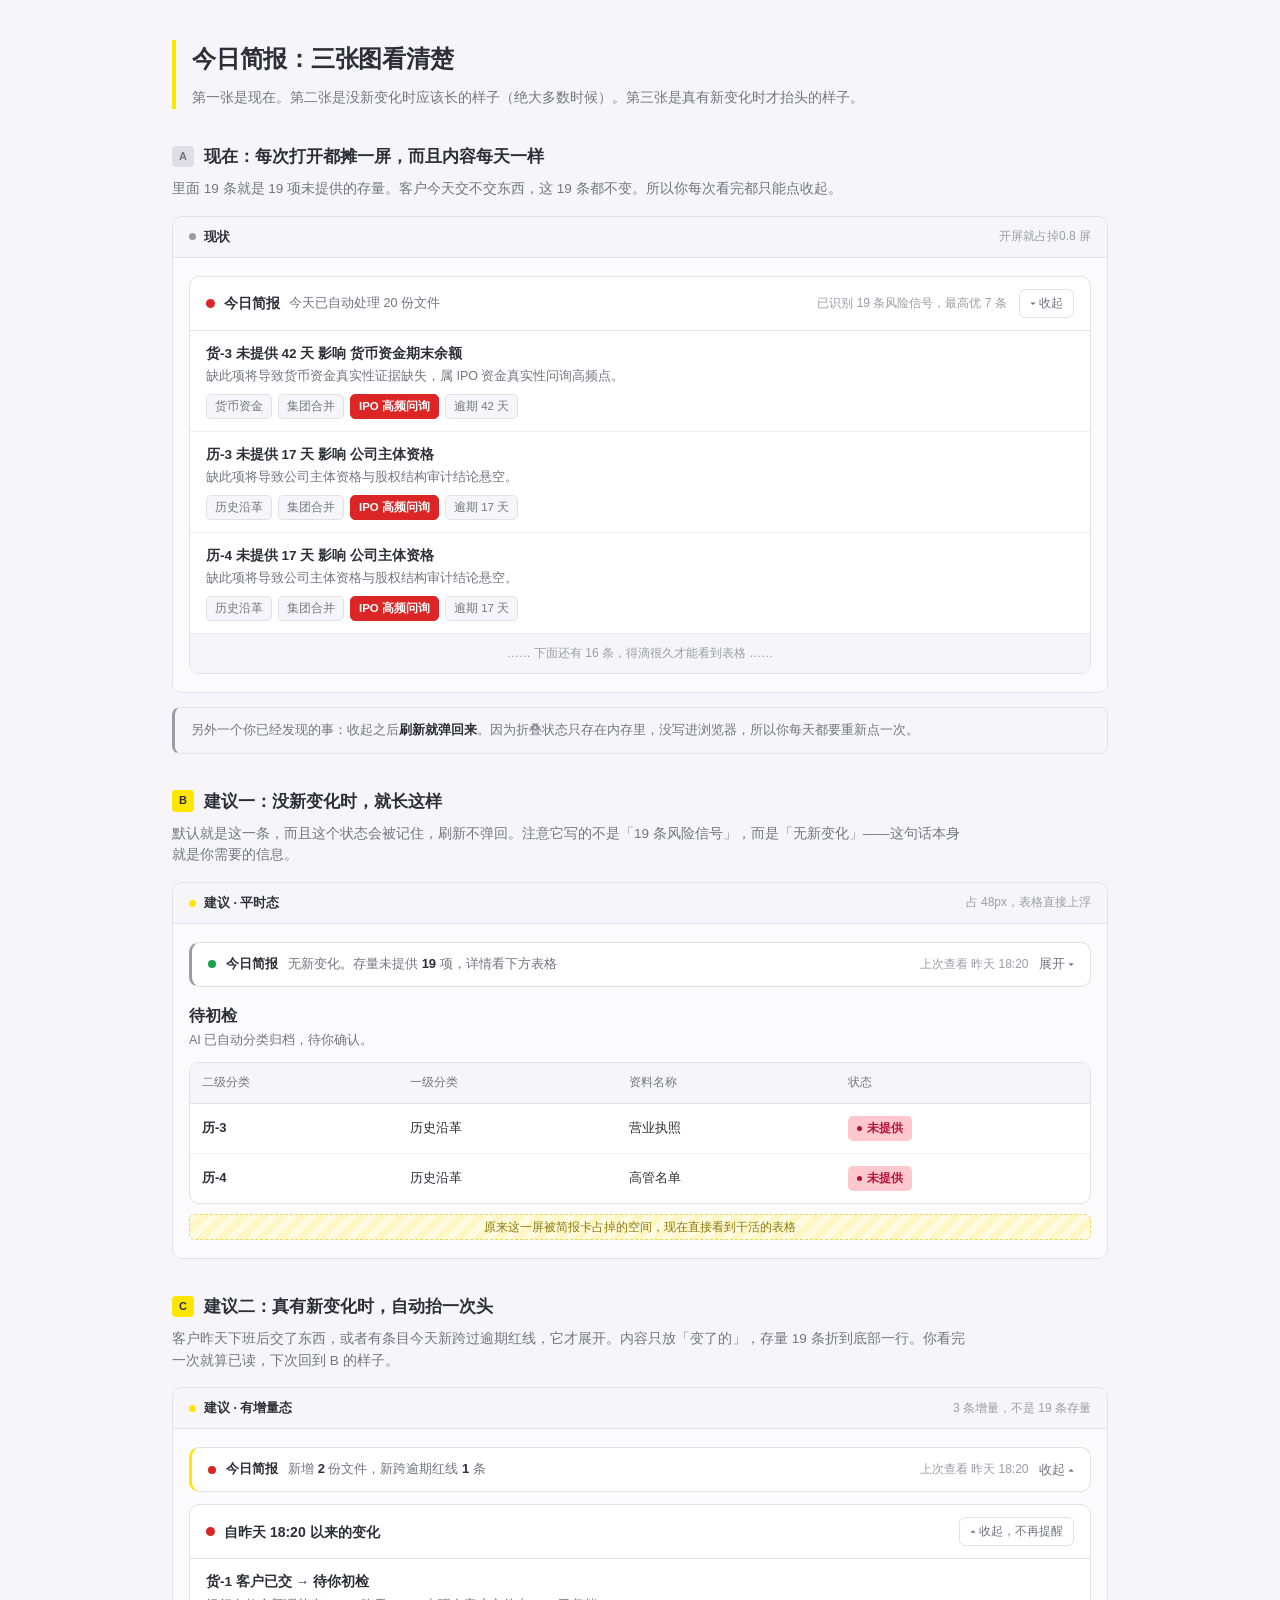
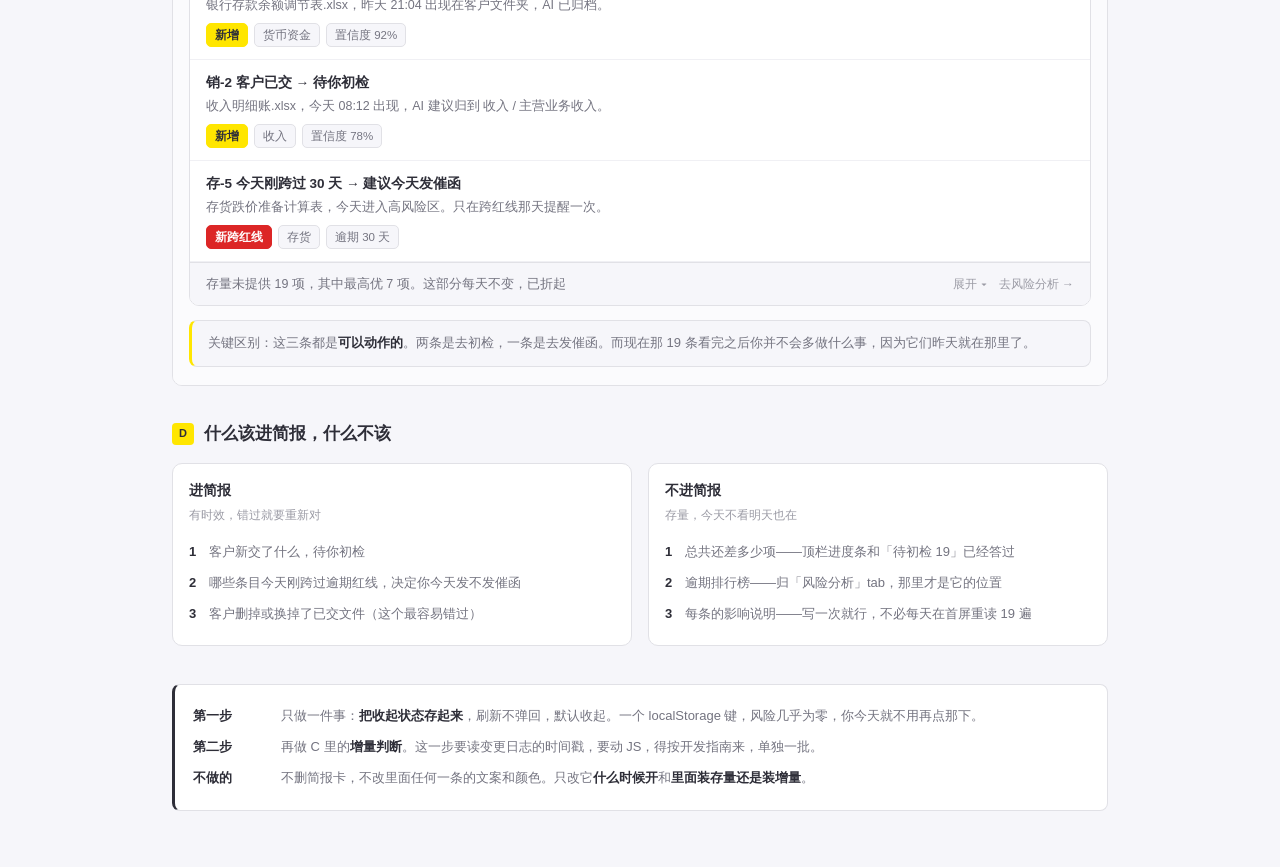
<file: design/pbc-brief.html>
<!doctype html>
<html lang="zh-CN">
<head>
<meta charset="utf-8">
<title>PBC 工作站 · 今日简报改法</title>
<style>
:root{
  --ey-yellow:#FFE600;
  --ey-dark:#2E2E38;
  --ey-grey:#747480;
  --ey-grey2:#9B9BA5;
  --ey-line:#E1E1E6;
  --ey-soft:#F6F6FA;
  --canvas:#FFFFFF;
  --red:#DC2626;
  --red-bg:#FFC7CE;
  --red-fg:#B4123B;
  --green:#16A34A;
  --green-bg:#C6EFCE;
  --green-fg:#106B33;
}
*{box-sizing:border-box;margin:0;padding:0}
body{
  font-family:-apple-system,BlinkMacSystemFont,"Segoe UI","PingFang SC","Microsoft YaHei",sans-serif;
  background:var(--ey-soft);color:var(--ey-dark);font-size:14px;line-height:1.6;
  -webkit-font-smoothing:antialiased;
}
.page{max-width:1000px;margin:0 auto;padding:40px 32px 56px}
.head{border-left:4px solid var(--ey-yellow);padding-left:16px;margin-bottom:32px}
.head h1{font-size:24px;font-weight:600;letter-spacing:-.01em}
.head p{font-size:14px;color:var(--ey-grey);margin-top:8px;max-width:780px}

.block{margin-top:34px}
.block-h{display:flex;align-items:center;gap:10px;margin-bottom:8px}
.num{font-size:11px;font-weight:700;background:var(--ey-yellow);color:var(--ey-dark);
  border-radius:4px;padding:2px 7px;letter-spacing:.04em}
.num.grey{background:#DEDEE4;color:var(--ey-grey)}
.block-h h2{font-size:17px;font-weight:600}
.desc{font-size:13.5px;color:var(--ey-grey);margin-bottom:16px;max-width:800px}

.panel{background:var(--canvas);border:1px solid var(--ey-line);border-radius:10px;overflow:hidden}
.panel-h{display:flex;align-items:center;gap:8px;padding:10px 16px;
  background:var(--ey-soft);border-bottom:1px solid var(--ey-line)}
.dot{width:7px;height:7px;border-radius:99px;flex:none}
.dot.b{background:var(--ey-grey2)}
.dot.a{background:var(--ey-yellow)}
.lbl{font-size:12.5px;font-weight:600}
.note{margin-left:auto;font-size:12px;color:var(--ey-grey2)}
.panel-body{padding:18px 16px;background:#FBFBFD}

/* 今日简报 大卡片 */
.brief{background:var(--canvas);border:1px solid var(--ey-line);border-radius:10px;overflow:hidden}
.brief-h{display:flex;align-items:center;gap:9px;padding:12px 16px;border-bottom:1px solid var(--ey-line)}
.bh-dot{width:9px;height:9px;border-radius:99px;background:var(--red);flex:none}
.bh-name{font-size:14px;font-weight:700}
.bh-sub{font-size:12.5px;color:var(--ey-grey)}
.bh-right{margin-left:auto;display:flex;align-items:center;gap:12px}
.bh-meta{font-size:12px;color:var(--ey-grey2)}
.mini{font-size:12px;border:1px solid var(--ey-line);border-radius:6px;padding:4px 10px;color:var(--ey-grey);background:var(--canvas)}
.bitem{padding:12px 16px;border-bottom:1px solid #F0F0F4}
.bitem:last-child{border-bottom:none}
.bi-t{font-size:13.5px;font-weight:600}
.bi-d{font-size:12.5px;color:var(--ey-grey);margin-top:2px}
.chips{display:flex;gap:6px;margin-top:8px;align-items:center}
.chip{font-size:11.5px;color:var(--ey-grey);background:var(--ey-soft);
  border:1px solid var(--ey-line);border-radius:5px;padding:2px 8px}
.chip.hot{background:var(--red);border-color:var(--red);color:#fff;font-weight:600}
.chip.new{background:var(--ey-yellow);border-color:var(--ey-yellow);color:var(--ey-dark);font-weight:600}
.chip.ok{background:var(--green-bg);border-color:var(--green-bg);color:var(--green-fg);font-weight:600}
.fade{padding:10px 16px;text-align:center;font-size:12px;color:var(--ey-grey2);background:var(--ey-soft)}

/* 收起后的细条 */
.bar{display:flex;align-items:center;gap:10px;padding:11px 16px;background:var(--canvas);
  border:1px solid var(--ey-line);border-left:3px solid var(--ey-grey2);border-radius:10px}
.bar.alert{border-left-color:var(--ey-yellow)}
.bar-dot{width:8px;height:8px;border-radius:99px;background:var(--green);flex:none}
.bar.alert .bar-dot{background:var(--red)}
.bar-name{font-size:13px;font-weight:700;flex:none}
.bar-txt{font-size:13px;color:var(--ey-grey)}
.bar-txt b{color:var(--ey-dark)}
.bar-meta{margin-left:auto;font-size:12px;color:var(--ey-grey2);flex:none}
.bar-act{font-size:12.5px;color:var(--ey-grey);flex:none}

/* 下方表格占位 */
.after{margin-top:16px}
.ph-title{font-size:16px;font-weight:600}
.ph-sub{font-size:12.5px;color:var(--ey-grey);margin-top:2px}
.tblwrap{margin-top:12px;border:1px solid var(--ey-line);border-radius:10px;overflow:hidden;background:var(--canvas)}
table{width:100%;border-collapse:collapse;font-size:13px}
th{text-align:left;font-weight:500;font-size:12px;color:var(--ey-grey);
  padding:10px 12px;background:var(--ey-soft);border-bottom:1px solid var(--ey-line);white-space:nowrap}
td{padding:12px;border-bottom:1px solid #F0F0F4;white-space:nowrap}
tr:last-child td{border-bottom:none}
td.code{font-weight:600}
.badge{display:inline-flex;align-items:center;gap:5px;font-size:12px;font-weight:600;
  background:var(--red-bg);color:var(--red-fg);border-radius:5px;padding:3px 9px}
.badge i{width:5px;height:5px;border-radius:99px;background:currentColor;display:block}
.gainbar{margin-top:10px;height:26px;border-radius:6px;
  background:repeating-linear-gradient(135deg,#FFFBE0,#FFFBE0 7px,#FFF6C4 7px,#FFF6C4 14px);
  border:1px dashed #E8D96A;display:flex;align-items:center;justify-content:center;
  font-size:11.5px;color:#8A7A10}

/* 折叠行 */
.foldrow{display:flex;align-items:center;gap:8px;padding:11px 16px;background:var(--ey-soft);
  border-top:1px solid var(--ey-line);font-size:12.5px;color:var(--ey-grey)}
.foldrow .arr{margin-left:auto;color:var(--ey-grey2);font-size:12px}

.callout{margin-top:14px;background:var(--ey-soft);border:1px solid var(--ey-line);
  border-left:3px solid var(--ey-yellow);border-radius:8px;padding:12px 16px;
  font-size:13px;color:var(--ey-grey)}
.callout b{color:var(--ey-dark)}
.callout.plain{border-left-color:var(--ey-grey2)}

/* 对照表 */
.two{display:grid;grid-template-columns:1fr 1fr;gap:16px;margin-top:16px}
.cmp{background:var(--canvas);border:1px solid var(--ey-line);border-radius:10px;padding:16px}
.cmp h3{font-size:13.5px;font-weight:600;margin-bottom:4px}
.cmp .sub{font-size:12px;color:var(--ey-grey2);margin-bottom:12px}
.li{display:flex;gap:8px;font-size:13px;color:var(--ey-grey);padding:5px 0;align-items:flex-start}
.li .m{color:var(--ey-dark);font-weight:700;flex:none;width:12px}

.foot{margin-top:38px;background:var(--canvas);border:1px solid var(--ey-line);
  border-left:3px solid var(--ey-dark);border-radius:8px;padding:16px 18px;
  font-size:13px;color:var(--ey-grey)}
.foot b{color:var(--ey-dark)}
.foot .row{display:flex;gap:10px;padding:5px 0}
.foot .k{flex:none;font-weight:700;color:var(--ey-dark);width:78px}
</style>
</head>
<body>
<div class="page">

  <div class="head">
    <h1>今日简报：三张图看清楚</h1>
    <p>第一张是现在。第二张是没新变化时应该长的样子（绝大多数时候）。第三张是真有新变化时才抬头的样子。</p>
  </div>

  <!-- A -->
  <div class="block">
    <div class="block-h"><span class="num grey">A</span><h2>现在：每次打开都摊一屏，而且内容每天一样</h2></div>
    <p class="desc">里面 19 条就是 19 项未提供的存量。客户今天交不交东西，这 19 条都不变。所以你每次看完都只能点收起。</p>

    <div class="panel">
      <div class="panel-h"><span class="dot b"></span><span class="lbl">现状</span><span class="note">开屏就占掉0.8 屏</span></div>
      <div class="panel-body">
        <div class="brief">
          <div class="brief-h">
            <span class="bh-dot"></span>
            <span class="bh-name">今日简报</span>
            <span class="bh-sub">今天已自动处理 20 份文件</span>
            <span class="bh-right">
              <span class="bh-meta">已识别 19 条风险信号，最高优 7 条</span>
              <span class="mini">&#9662; 收起</span>
            </span>
          </div>
          <div class="bitem">
            <div class="bi-t">货-3 未提供 42 天 影响 货币资金期末余额</div>
            <div class="bi-d">缺此项将导致货币资金真实性证据缺失，属 IPO 资金真实性问询高频点。</div>
            <div class="chips"><span class="chip">货币资金</span><span class="chip">集团合并</span><span class="chip hot">IPO 高频问询</span><span class="chip">逾期 42 天</span></div>
          </div>
          <div class="bitem">
            <div class="bi-t">历-3 未提供 17 天 影响 公司主体资格</div>
            <div class="bi-d">缺此项将导致公司主体资格与股权结构审计结论悬空。</div>
            <div class="chips"><span class="chip">历史沿革</span><span class="chip">集团合并</span><span class="chip hot">IPO 高频问询</span><span class="chip">逾期 17 天</span></div>
          </div>
          <div class="bitem">
            <div class="bi-t">历-4 未提供 17 天 影响 公司主体资格</div>
            <div class="bi-d">缺此项将导致公司主体资格与股权结构审计结论悬空。</div>
            <div class="chips"><span class="chip">历史沿革</span><span class="chip">集团合并</span><span class="chip hot">IPO 高频问询</span><span class="chip">逾期 17 天</span></div>
          </div>
          <div class="fade">…… 下面还有 16 条，得滴很久才能看到表格 ……</div>
        </div>
      </div>
    </div>

    <div class="callout plain">另外一个你已经发现的事：收起之后<b>刷新就弹回来</b>。因为折叠状态只存在内存里，没写进浏览器，所以你每天都要重新点一次。</div>
  </div>

  <!-- B -->
  <div class="block">
    <div class="block-h"><span class="num">B</span><h2>建议一：没新变化时，就长这样</h2></div>
    <p class="desc">默认就是这一条，而且这个状态会被记住，刷新不弹回。注意它写的不是「19 条风险信号」，而是「无新变化」——这句话本身就是你需要的信息。</p>

    <div class="panel">
      <div class="panel-h"><span class="dot a"></span><span class="lbl">建议 · 平时态</span><span class="note">占 48px，表格直接上浮</span></div>
      <div class="panel-body">
        <div class="bar">
          <span class="bar-dot"></span>
          <span class="bar-name">今日简报</span>
          <span class="bar-txt">无新变化。存量未提供 <b>19</b> 项，详情看下方表格</span>
          <span class="bar-meta">上次查看 昨天 18:20</span>
          <span class="bar-act">展开 &#9662;</span>
        </div>

        <div class="after">
          <div class="ph-title">待初检</div>
          <div class="ph-sub">AI 已自动分类归档，待你确认。</div>
          <div class="tblwrap">
            <table>
              <tr><th>二级分类</th><th>一级分类</th><th>资料名称</th><th>状态</th></tr>
              <tr><td class="code">历-3</td><td>历史沿革</td><td>营业执照</td><td><span class="badge"><i></i>未提供</span></td></tr>
              <tr><td class="code">历-4</td><td>历史沿革</td><td>高管名单</td><td><span class="badge"><i></i>未提供</span></td></tr>
            </table>
          </div>
          <div class="gainbar">原来这一屏被简报卡占掉的空间，现在直接看到干活的表格</div>
        </div>
      </div>
    </div>
  </div>

  <!-- C -->
  <div class="block">
    <div class="block-h"><span class="num">C</span><h2>建议二：真有新变化时，自动抬一次头</h2></div>
    <p class="desc">客户昨天下班后交了东西，或者有条目今天新跨过逾期红线，它才展开。内容只放「变了的」，存量 19 条折到底部一行。你看完一次就算已读，下次回到 B 的样子。</p>

    <div class="panel">
      <div class="panel-h"><span class="dot a"></span><span class="lbl">建议 · 有增量态</span><span class="note">3 条增量，不是 19 条存量</span></div>
      <div class="panel-body">
        <div class="bar alert" style="margin-bottom:12px">
          <span class="bar-dot"></span>
          <span class="bar-name">今日简报</span>
          <span class="bar-txt">新增 <b>2</b> 份文件，新跨逾期红线 <b>1</b> 条</span>
          <span class="bar-meta">上次查看 昨天 18:20</span>
          <span class="bar-act">收起 &#9652;</span>
        </div>

        <div class="brief">
          <div class="brief-h">
            <span class="bh-dot"></span>
            <span class="bh-name">自昨天 18:20 以来的变化</span>
            <span class="bh-right"><span class="mini">&#9652; 收起，不再提醒</span></span>
          </div>
          <div class="bitem">
            <div class="bi-t">货-1 客户已交 → 待你初检</div>
            <div class="bi-d">银行存款余额调节表.xlsx，昨天 21:04 出现在客户文件夹，AI 已归档。</div>
            <div class="chips"><span class="chip new">新增</span><span class="chip">货币资金</span><span class="chip">置信度 92%</span></div>
          </div>
          <div class="bitem">
            <div class="bi-t">销-2 客户已交 → 待你初检</div>
            <div class="bi-d">收入明细账.xlsx，今天 08:12 出现，AI 建议归到 收入 / 主营业务收入。</div>
            <div class="chips"><span class="chip new">新增</span><span class="chip">收入</span><span class="chip">置信度 78%</span></div>
          </div>
          <div class="bitem">
            <div class="bi-t">存-5 今天刚跨过 30 天 → 建议今天发催函</div>
            <div class="bi-d">存货跌价准备计算表，今天进入高风险区。只在跨红线那天提醒一次。</div>
            <div class="chips"><span class="chip hot">新跨红线</span><span class="chip">存货</span><span class="chip">逾期 30 天</span></div>
          </div>
          <div class="foldrow">存量未提供 19 项，其中最高优 7 项。这部分每天不变，已折起<span class="arr">展开 &#9662;　去风险分析 &#8594;</span></div>
        </div>

        <div class="callout">关键区别：这三条都是<b>可以动作的</b>。两条是去初检，一条是去发催函。而现在那 19 条看完之后你并不会多做什么事，因为它们昨天就在那里了。</div>
      </div>
    </div>
  </div>

  <!-- 对照 -->
  <div class="block">
    <div class="block-h"><span class="num">D</span><h2>什么该进简报，什么不该</h2></div>
    <div class="two">
      <div class="cmp">
        <h3>进简报</h3>
        <div class="sub">有时效，错过就要重新对</div>
        <div class="li"><span class="m">1</span><span>客户新交了什么，待你初检</span></div>
        <div class="li"><span class="m">2</span><span>哪些条目今天刚跨过逾期红线，决定你今天发不发催函</span></div>
        <div class="li"><span class="m">3</span><span>客户删掉或换掉了已交文件（这个最容易错过）</span></div>
      </div>
      <div class="cmp">
        <h3>不进简报</h3>
        <div class="sub">存量，今天不看明天也在</div>
        <div class="li"><span class="m">1</span><span>总共还差多少项——顶栏进度条和「待初检 19」已经答过</span></div>
        <div class="li"><span class="m">2</span><span>逾期排行榜——归「风险分析」tab，那里才是它的位置</span></div>
        <div class="li"><span class="m">3</span><span>每条的影响说明——写一次就行，不必每天在首屏重读 19 遍</span></div>
      </div>
    </div>
  </div>

  <div class="foot">
    <div class="row"><span class="k">第一步</span><span>只做一件事：<b>把收起状态存起来</b>，刷新不弹回，默认收起。一个 localStorage 键，风险几乎为零，你今天就不用再点那下。</span></div>
    <div class="row"><span class="k">第二步</span><span>再做 C 里的<b>增量判断</b>。这一步要读变更日志的时间戳，要动 JS，得按开发指南来，单独一批。</span></div>
    <div class="row"><span class="k">不做的</span><span>不删简报卡，不改里面任何一条的文案和颜色。只改它<b>什么时候开</b>和<b>里面装存量还是装增量</b>。</span></div>
  </div>

</div>
</body>
</html>
</file>
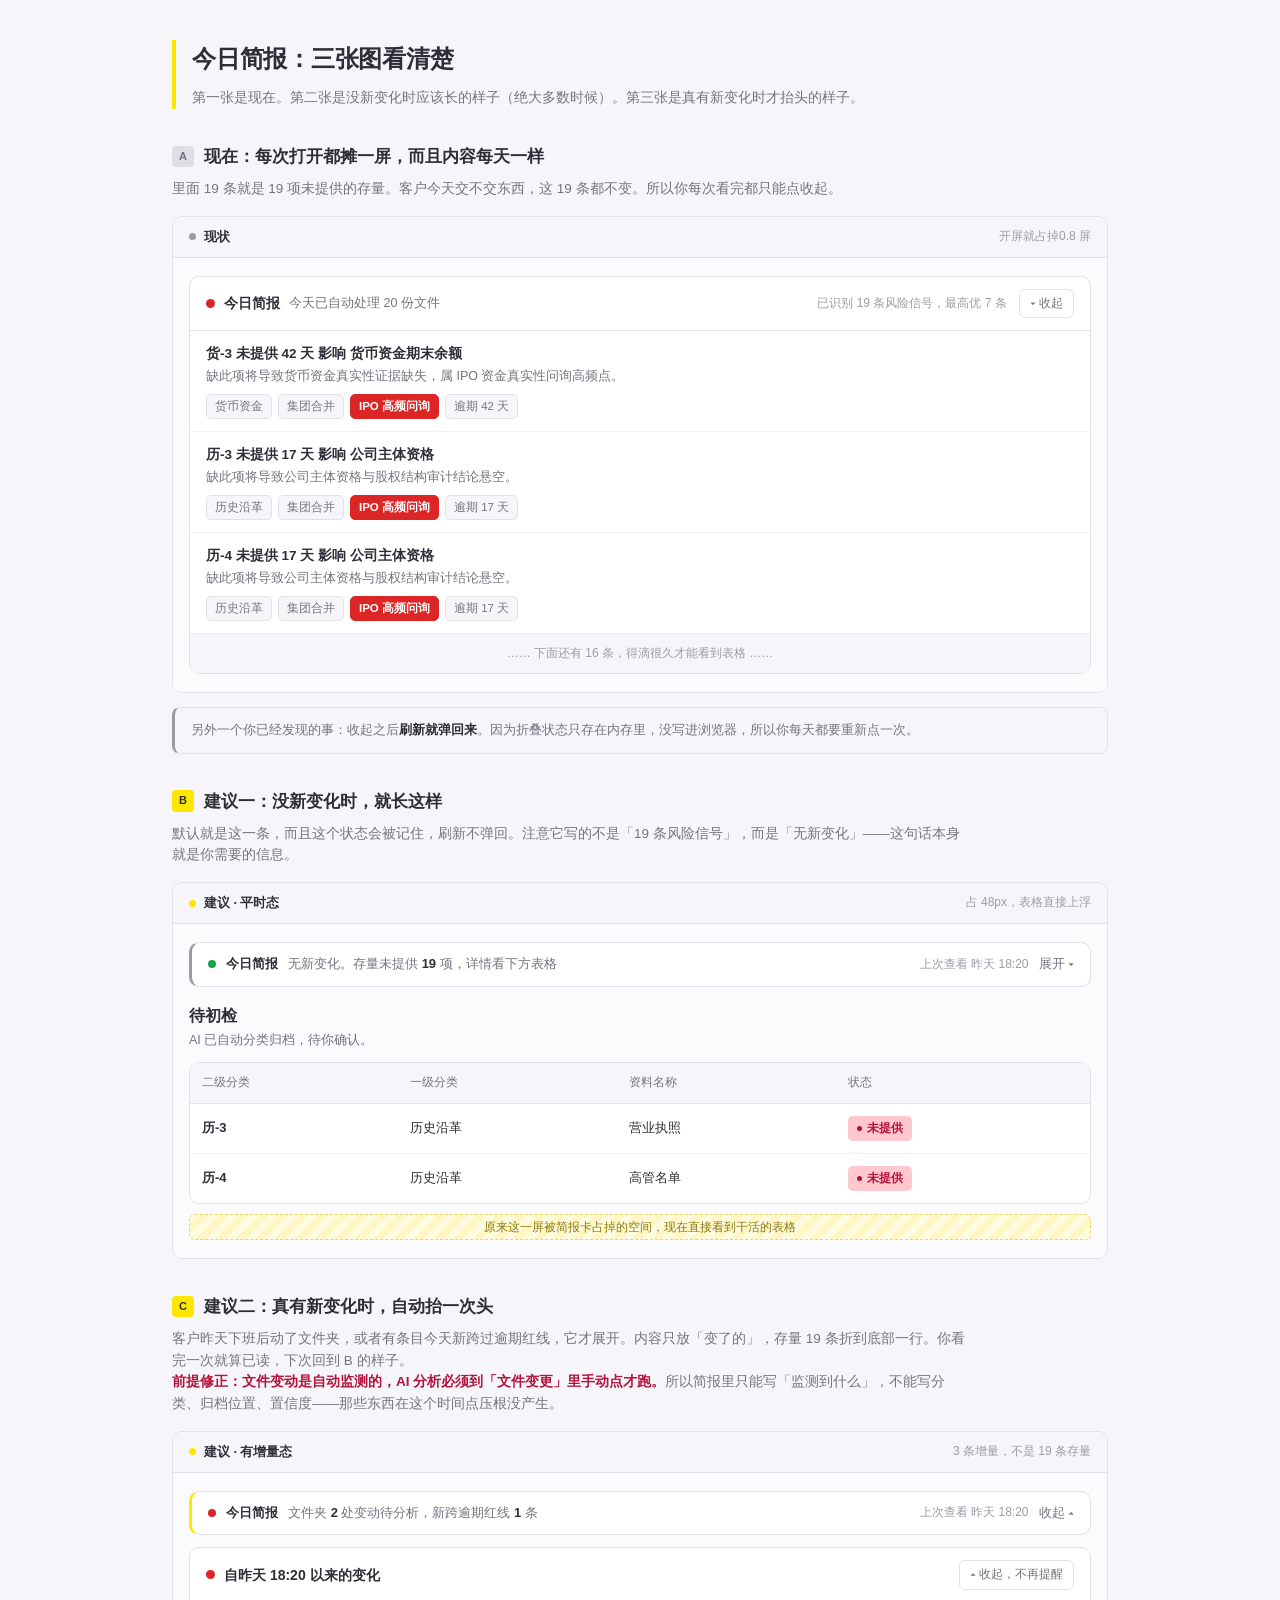
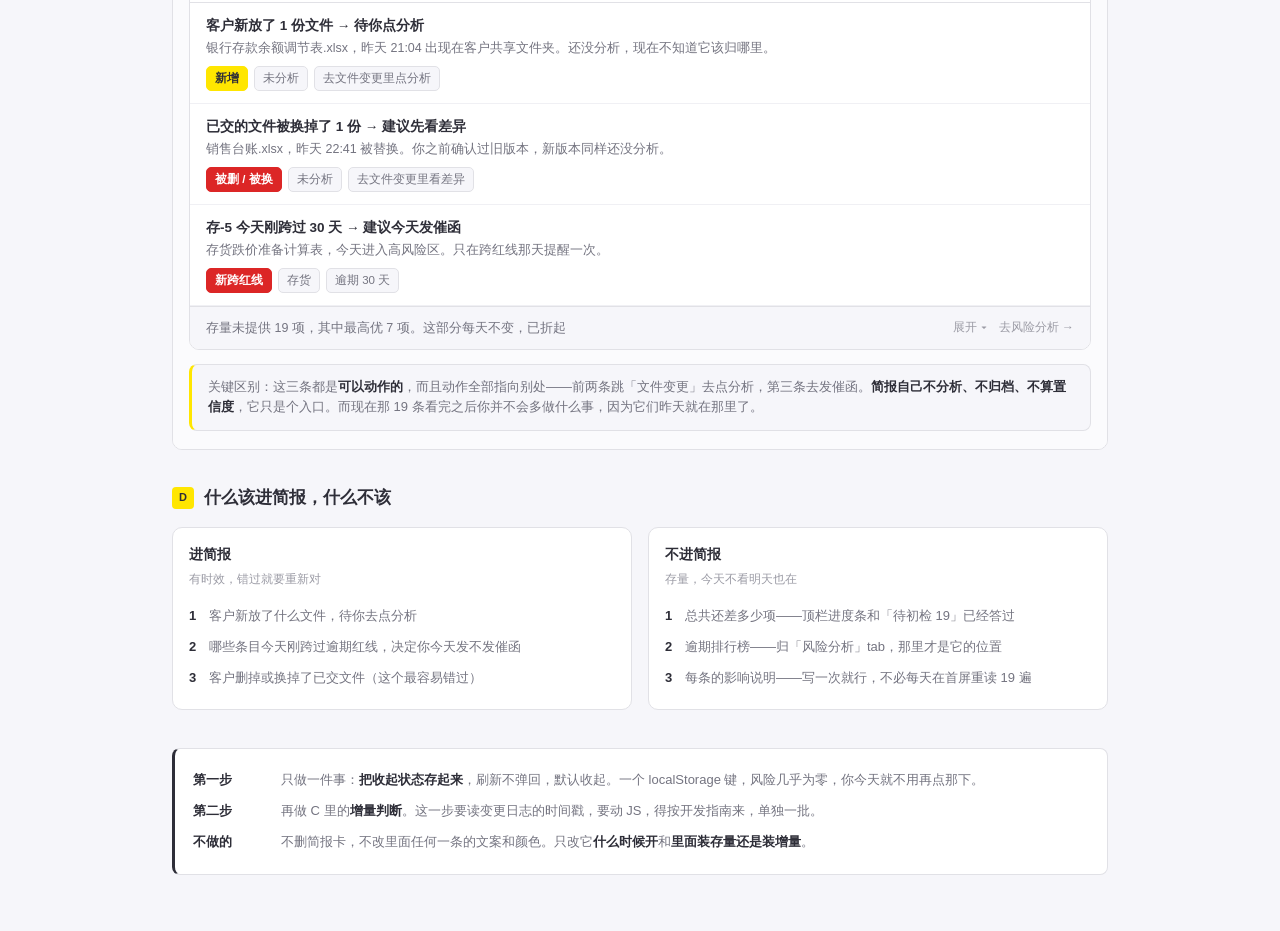
<file: design/pbc-brief2.html>
<!doctype html>
<html lang="zh-CN">
<head>
<meta charset="utf-8">
<title>PBC 工作站 · 今日简报改法</title>
<style>
:root{
  --ey-yellow:#FFE600;
  --ey-dark:#2E2E38;
  --ey-grey:#747480;
  --ey-grey2:#9B9BA5;
  --ey-line:#E1E1E6;
  --ey-soft:#F6F6FA;
  --canvas:#FFFFFF;
  --red:#DC2626;
  --red-bg:#FFC7CE;
  --red-fg:#B4123B;
  --green:#16A34A;
  --green-bg:#C6EFCE;
  --green-fg:#106B33;
}
*{box-sizing:border-box;margin:0;padding:0}
body{
  font-family:-apple-system,BlinkMacSystemFont,"Segoe UI","PingFang SC","Microsoft YaHei",sans-serif;
  background:var(--ey-soft);color:var(--ey-dark);font-size:14px;line-height:1.6;
  -webkit-font-smoothing:antialiased;
}
.page{max-width:1000px;margin:0 auto;padding:40px 32px 56px}
.head{border-left:4px solid var(--ey-yellow);padding-left:16px;margin-bottom:32px}
.head h1{font-size:24px;font-weight:600;letter-spacing:-.01em}
.head p{font-size:14px;color:var(--ey-grey);margin-top:8px;max-width:780px}

.block{margin-top:34px}
.block-h{display:flex;align-items:center;gap:10px;margin-bottom:8px}
.num{font-size:11px;font-weight:700;background:var(--ey-yellow);color:var(--ey-dark);
  border-radius:4px;padding:2px 7px;letter-spacing:.04em}
.num.grey{background:#DEDEE4;color:var(--ey-grey)}
.block-h h2{font-size:17px;font-weight:600}
.desc{font-size:13.5px;color:var(--ey-grey);margin-bottom:16px;max-width:800px}

.panel{background:var(--canvas);border:1px solid var(--ey-line);border-radius:10px;overflow:hidden}
.panel-h{display:flex;align-items:center;gap:8px;padding:10px 16px;
  background:var(--ey-soft);border-bottom:1px solid var(--ey-line)}
.dot{width:7px;height:7px;border-radius:99px;flex:none}
.dot.b{background:var(--ey-grey2)}
.dot.a{background:var(--ey-yellow)}
.lbl{font-size:12.5px;font-weight:600}
.note{margin-left:auto;font-size:12px;color:var(--ey-grey2)}
.panel-body{padding:18px 16px;background:#FBFBFD}

/* 今日简报 大卡片 */
.brief{background:var(--canvas);border:1px solid var(--ey-line);border-radius:10px;overflow:hidden}
.brief-h{display:flex;align-items:center;gap:9px;padding:12px 16px;border-bottom:1px solid var(--ey-line)}
.bh-dot{width:9px;height:9px;border-radius:99px;background:var(--red);flex:none}
.bh-name{font-size:14px;font-weight:700}
.bh-sub{font-size:12.5px;color:var(--ey-grey)}
.bh-right{margin-left:auto;display:flex;align-items:center;gap:12px}
.bh-meta{font-size:12px;color:var(--ey-grey2)}
.mini{font-size:12px;border:1px solid var(--ey-line);border-radius:6px;padding:4px 10px;color:var(--ey-grey);background:var(--canvas)}
.bitem{padding:12px 16px;border-bottom:1px solid #F0F0F4}
.bitem:last-child{border-bottom:none}
.bi-t{font-size:13.5px;font-weight:600}
.bi-d{font-size:12.5px;color:var(--ey-grey);margin-top:2px}
.chips{display:flex;gap:6px;margin-top:8px;align-items:center}
.chip{font-size:11.5px;color:var(--ey-grey);background:var(--ey-soft);
  border:1px solid var(--ey-line);border-radius:5px;padding:2px 8px}
.chip.hot{background:var(--red);border-color:var(--red);color:#fff;font-weight:600}
.chip.new{background:var(--ey-yellow);border-color:var(--ey-yellow);color:var(--ey-dark);font-weight:600}
.chip.ok{background:var(--green-bg);border-color:var(--green-bg);color:var(--green-fg);font-weight:600}
.fade{padding:10px 16px;text-align:center;font-size:12px;color:var(--ey-grey2);background:var(--ey-soft)}

/* 收起后的细条 */
.bar{display:flex;align-items:center;gap:10px;padding:11px 16px;background:var(--canvas);
  border:1px solid var(--ey-line);border-left:3px solid var(--ey-grey2);border-radius:10px}
.bar.alert{border-left-color:var(--ey-yellow)}
.bar-dot{width:8px;height:8px;border-radius:99px;background:var(--green);flex:none}
.bar.alert .bar-dot{background:var(--red)}
.bar-name{font-size:13px;font-weight:700;flex:none}
.bar-txt{font-size:13px;color:var(--ey-grey)}
.bar-txt b{color:var(--ey-dark)}
.bar-meta{margin-left:auto;font-size:12px;color:var(--ey-grey2);flex:none}
.bar-act{font-size:12.5px;color:var(--ey-grey);flex:none}

/* 下方表格占位 */
.after{margin-top:16px}
.ph-title{font-size:16px;font-weight:600}
.ph-sub{font-size:12.5px;color:var(--ey-grey);margin-top:2px}
.tblwrap{margin-top:12px;border:1px solid var(--ey-line);border-radius:10px;overflow:hidden;background:var(--canvas)}
table{width:100%;border-collapse:collapse;font-size:13px}
th{text-align:left;font-weight:500;font-size:12px;color:var(--ey-grey);
  padding:10px 12px;background:var(--ey-soft);border-bottom:1px solid var(--ey-line);white-space:nowrap}
td{padding:12px;border-bottom:1px solid #F0F0F4;white-space:nowrap}
tr:last-child td{border-bottom:none}
td.code{font-weight:600}
.badge{display:inline-flex;align-items:center;gap:5px;font-size:12px;font-weight:600;
  background:var(--red-bg);color:var(--red-fg);border-radius:5px;padding:3px 9px}
.badge i{width:5px;height:5px;border-radius:99px;background:currentColor;display:block}
.gainbar{margin-top:10px;height:26px;border-radius:6px;
  background:repeating-linear-gradient(135deg,#FFFBE0,#FFFBE0 7px,#FFF6C4 7px,#FFF6C4 14px);
  border:1px dashed #E8D96A;display:flex;align-items:center;justify-content:center;
  font-size:11.5px;color:#8A7A10}

/* 折叠行 */
.foldrow{display:flex;align-items:center;gap:8px;padding:11px 16px;background:var(--ey-soft);
  border-top:1px solid var(--ey-line);font-size:12.5px;color:var(--ey-grey)}
.foldrow .arr{margin-left:auto;color:var(--ey-grey2);font-size:12px}

.callout{margin-top:14px;background:var(--ey-soft);border:1px solid var(--ey-line);
  border-left:3px solid var(--ey-yellow);border-radius:8px;padding:12px 16px;
  font-size:13px;color:var(--ey-grey)}
.callout b{color:var(--ey-dark)}
.callout.plain{border-left-color:var(--ey-grey2)}

/* 对照表 */
.two{display:grid;grid-template-columns:1fr 1fr;gap:16px;margin-top:16px}
.cmp{background:var(--canvas);border:1px solid var(--ey-line);border-radius:10px;padding:16px}
.cmp h3{font-size:13.5px;font-weight:600;margin-bottom:4px}
.cmp .sub{font-size:12px;color:var(--ey-grey2);margin-bottom:12px}
.li{display:flex;gap:8px;font-size:13px;color:var(--ey-grey);padding:5px 0;align-items:flex-start}
.li .m{color:var(--ey-dark);font-weight:700;flex:none;width:12px}

.foot{margin-top:38px;background:var(--canvas);border:1px solid var(--ey-line);
  border-left:3px solid var(--ey-dark);border-radius:8px;padding:16px 18px;
  font-size:13px;color:var(--ey-grey)}
.foot b{color:var(--ey-dark)}
.foot .row{display:flex;gap:10px;padding:5px 0}
.foot .k{flex:none;font-weight:700;color:var(--ey-dark);width:78px}
</style>
</head>
<body>
<div class="page">

  <div class="head">
    <h1>今日简报：三张图看清楚</h1>
    <p>第一张是现在。第二张是没新变化时应该长的样子（绝大多数时候）。第三张是真有新变化时才抬头的样子。</p>
  </div>

  <!-- A -->
  <div class="block">
    <div class="block-h"><span class="num grey">A</span><h2>现在：每次打开都摊一屏，而且内容每天一样</h2></div>
    <p class="desc">里面 19 条就是 19 项未提供的存量。客户今天交不交东西，这 19 条都不变。所以你每次看完都只能点收起。</p>

    <div class="panel">
      <div class="panel-h"><span class="dot b"></span><span class="lbl">现状</span><span class="note">开屏就占掉0.8 屏</span></div>
      <div class="panel-body">
        <div class="brief">
          <div class="brief-h">
            <span class="bh-dot"></span>
            <span class="bh-name">今日简报</span>
            <span class="bh-sub">今天已自动处理 20 份文件</span>
            <span class="bh-right">
              <span class="bh-meta">已识别 19 条风险信号，最高优 7 条</span>
              <span class="mini">&#9662; 收起</span>
            </span>
          </div>
          <div class="bitem">
            <div class="bi-t">货-3 未提供 42 天 影响 货币资金期末余额</div>
            <div class="bi-d">缺此项将导致货币资金真实性证据缺失，属 IPO 资金真实性问询高频点。</div>
            <div class="chips"><span class="chip">货币资金</span><span class="chip">集团合并</span><span class="chip hot">IPO 高频问询</span><span class="chip">逾期 42 天</span></div>
          </div>
          <div class="bitem">
            <div class="bi-t">历-3 未提供 17 天 影响 公司主体资格</div>
            <div class="bi-d">缺此项将导致公司主体资格与股权结构审计结论悬空。</div>
            <div class="chips"><span class="chip">历史沿革</span><span class="chip">集团合并</span><span class="chip hot">IPO 高频问询</span><span class="chip">逾期 17 天</span></div>
          </div>
          <div class="bitem">
            <div class="bi-t">历-4 未提供 17 天 影响 公司主体资格</div>
            <div class="bi-d">缺此项将导致公司主体资格与股权结构审计结论悬空。</div>
            <div class="chips"><span class="chip">历史沿革</span><span class="chip">集团合并</span><span class="chip hot">IPO 高频问询</span><span class="chip">逾期 17 天</span></div>
          </div>
          <div class="fade">…… 下面还有 16 条，得滴很久才能看到表格 ……</div>
        </div>
      </div>
    </div>

    <div class="callout plain">另外一个你已经发现的事：收起之后<b>刷新就弹回来</b>。因为折叠状态只存在内存里，没写进浏览器，所以你每天都要重新点一次。</div>
  </div>

  <!-- B -->
  <div class="block">
    <div class="block-h"><span class="num">B</span><h2>建议一：没新变化时，就长这样</h2></div>
    <p class="desc">默认就是这一条，而且这个状态会被记住，刷新不弹回。注意它写的不是「19 条风险信号」，而是「无新变化」——这句话本身就是你需要的信息。</p>

    <div class="panel">
      <div class="panel-h"><span class="dot a"></span><span class="lbl">建议 · 平时态</span><span class="note">占 48px，表格直接上浮</span></div>
      <div class="panel-body">
        <div class="bar">
          <span class="bar-dot"></span>
          <span class="bar-name">今日简报</span>
          <span class="bar-txt">无新变化。存量未提供 <b>19</b> 项，详情看下方表格</span>
          <span class="bar-meta">上次查看 昨天 18:20</span>
          <span class="bar-act">展开 &#9662;</span>
        </div>

        <div class="after">
          <div class="ph-title">待初检</div>
          <div class="ph-sub">AI 已自动分类归档，待你确认。</div>
          <div class="tblwrap">
            <table>
              <tr><th>二级分类</th><th>一级分类</th><th>资料名称</th><th>状态</th></tr>
              <tr><td class="code">历-3</td><td>历史沿革</td><td>营业执照</td><td><span class="badge"><i></i>未提供</span></td></tr>
              <tr><td class="code">历-4</td><td>历史沿革</td><td>高管名单</td><td><span class="badge"><i></i>未提供</span></td></tr>
            </table>
          </div>
          <div class="gainbar">原来这一屏被简报卡占掉的空间，现在直接看到干活的表格</div>
        </div>
      </div>
    </div>
  </div>

  <!-- C -->
  <div class="block">
    <div class="block-h"><span class="num">C</span><h2>建议二：真有新变化时，自动抬一次头</h2></div>
    <p class="desc">客户昨天下班后动了文件夹，或者有条目今天新跨过逾期红线，它才展开。内容只放「变了的」，存量 19 条折到底部一行。你看完一次就算已读，下次回到 B 的样子。<br><b style="color:#B4123B">前提修正：文件变动是自动监测的，AI 分析必须到「文件变更」里手动点才跑。</b>所以简报里只能写「监测到什么」，不能写分类、归档位置、置信度——那些东西在这个时间点压根没产生。</p>

    <div class="panel">
      <div class="panel-h"><span class="dot a"></span><span class="lbl">建议 · 有增量态</span><span class="note">3 条增量，不是 19 条存量</span></div>
      <div class="panel-body">
        <div class="bar alert" style="margin-bottom:12px">
          <span class="bar-dot"></span>
          <span class="bar-name">今日简报</span>
          <span class="bar-txt">文件夹 <b>2</b> 处变动待分析，新跨逾期红线 <b>1</b> 条</span>
          <span class="bar-meta">上次查看 昨天 18:20</span>
          <span class="bar-act">收起 &#9652;</span>
        </div>

        <div class="brief">
          <div class="brief-h">
            <span class="bh-dot"></span>
            <span class="bh-name">自昨天 18:20 以来的变化</span>
            <span class="bh-right"><span class="mini">&#9652; 收起，不再提醒</span></span>
          </div>
          <div class="bitem">
            <div class="bi-t">客户新放了 1 份文件 → 待你点分析</div>
            <div class="bi-d">银行存款余额调节表.xlsx，昨天 21:04 出现在客户共享文件夹。还没分析，现在不知道它该归哪里。</div>
            <div class="chips"><span class="chip new">新增</span><span class="chip">未分析</span><span class="chip">去文件变更里点分析</span></div>
          </div>
          <div class="bitem">
            <div class="bi-t">已交的文件被换掉了 1 份 → 建议先看差异</div>
            <div class="bi-d">销售台账.xlsx，昨天 22:41 被替换。你之前确认过旧版本，新版本同样还没分析。</div>
            <div class="chips"><span class="chip hot">被删 / 被换</span><span class="chip">未分析</span><span class="chip">去文件变更里看差异</span></div>
          </div>
          <div class="bitem">
            <div class="bi-t">存-5 今天刚跨过 30 天 → 建议今天发催函</div>
            <div class="bi-d">存货跌价准备计算表，今天进入高风险区。只在跨红线那天提醒一次。</div>
            <div class="chips"><span class="chip hot">新跨红线</span><span class="chip">存货</span><span class="chip">逾期 30 天</span></div>
          </div>
          <div class="foldrow">存量未提供 19 项，其中最高优 7 项。这部分每天不变，已折起<span class="arr">展开 &#9662;　去风险分析 &#8594;</span></div>
        </div>

        <div class="callout">关键区别：这三条都是<b>可以动作的</b>，而且动作全部指向别处——前两条跳「文件变更」去点分析，第三条去发催函。<b>简报自己不分析、不归档、不算置信度</b>，它只是个入口。而现在那 19 条看完之后你并不会多做什么事，因为它们昨天就在那里了。</div>
      </div>
    </div>
  </div>

  <!-- 对照 -->
  <div class="block">
    <div class="block-h"><span class="num">D</span><h2>什么该进简报，什么不该</h2></div>
    <div class="two">
      <div class="cmp">
        <h3>进简报</h3>
        <div class="sub">有时效，错过就要重新对</div>
        <div class="li"><span class="m">1</span><span>客户新放了什么文件，待你去点分析</span></div>
        <div class="li"><span class="m">2</span><span>哪些条目今天刚跨过逾期红线，决定你今天发不发催函</span></div>
        <div class="li"><span class="m">3</span><span>客户删掉或换掉了已交文件（这个最容易错过）</span></div>
      </div>
      <div class="cmp">
        <h3>不进简报</h3>
        <div class="sub">存量，今天不看明天也在</div>
        <div class="li"><span class="m">1</span><span>总共还差多少项——顶栏进度条和「待初检 19」已经答过</span></div>
        <div class="li"><span class="m">2</span><span>逾期排行榜——归「风险分析」tab，那里才是它的位置</span></div>
        <div class="li"><span class="m">3</span><span>每条的影响说明——写一次就行，不必每天在首屏重读 19 遍</span></div>
      </div>
    </div>
  </div>

  <div class="foot">
    <div class="row"><span class="k">第一步</span><span>只做一件事：<b>把收起状态存起来</b>，刷新不弹回，默认收起。一个 localStorage 键，风险几乎为零，你今天就不用再点那下。</span></div>
    <div class="row"><span class="k">第二步</span><span>再做 C 里的<b>增量判断</b>。这一步要读变更日志的时间戳，要动 JS，得按开发指南来，单独一批。</span></div>
    <div class="row"><span class="k">不做的</span><span>不删简报卡，不改里面任何一条的文案和颜色。只改它<b>什么时候开</b>和<b>里面装存量还是装增量</b>。</span></div>
  </div>

</div>
</body>
</html>
</file>
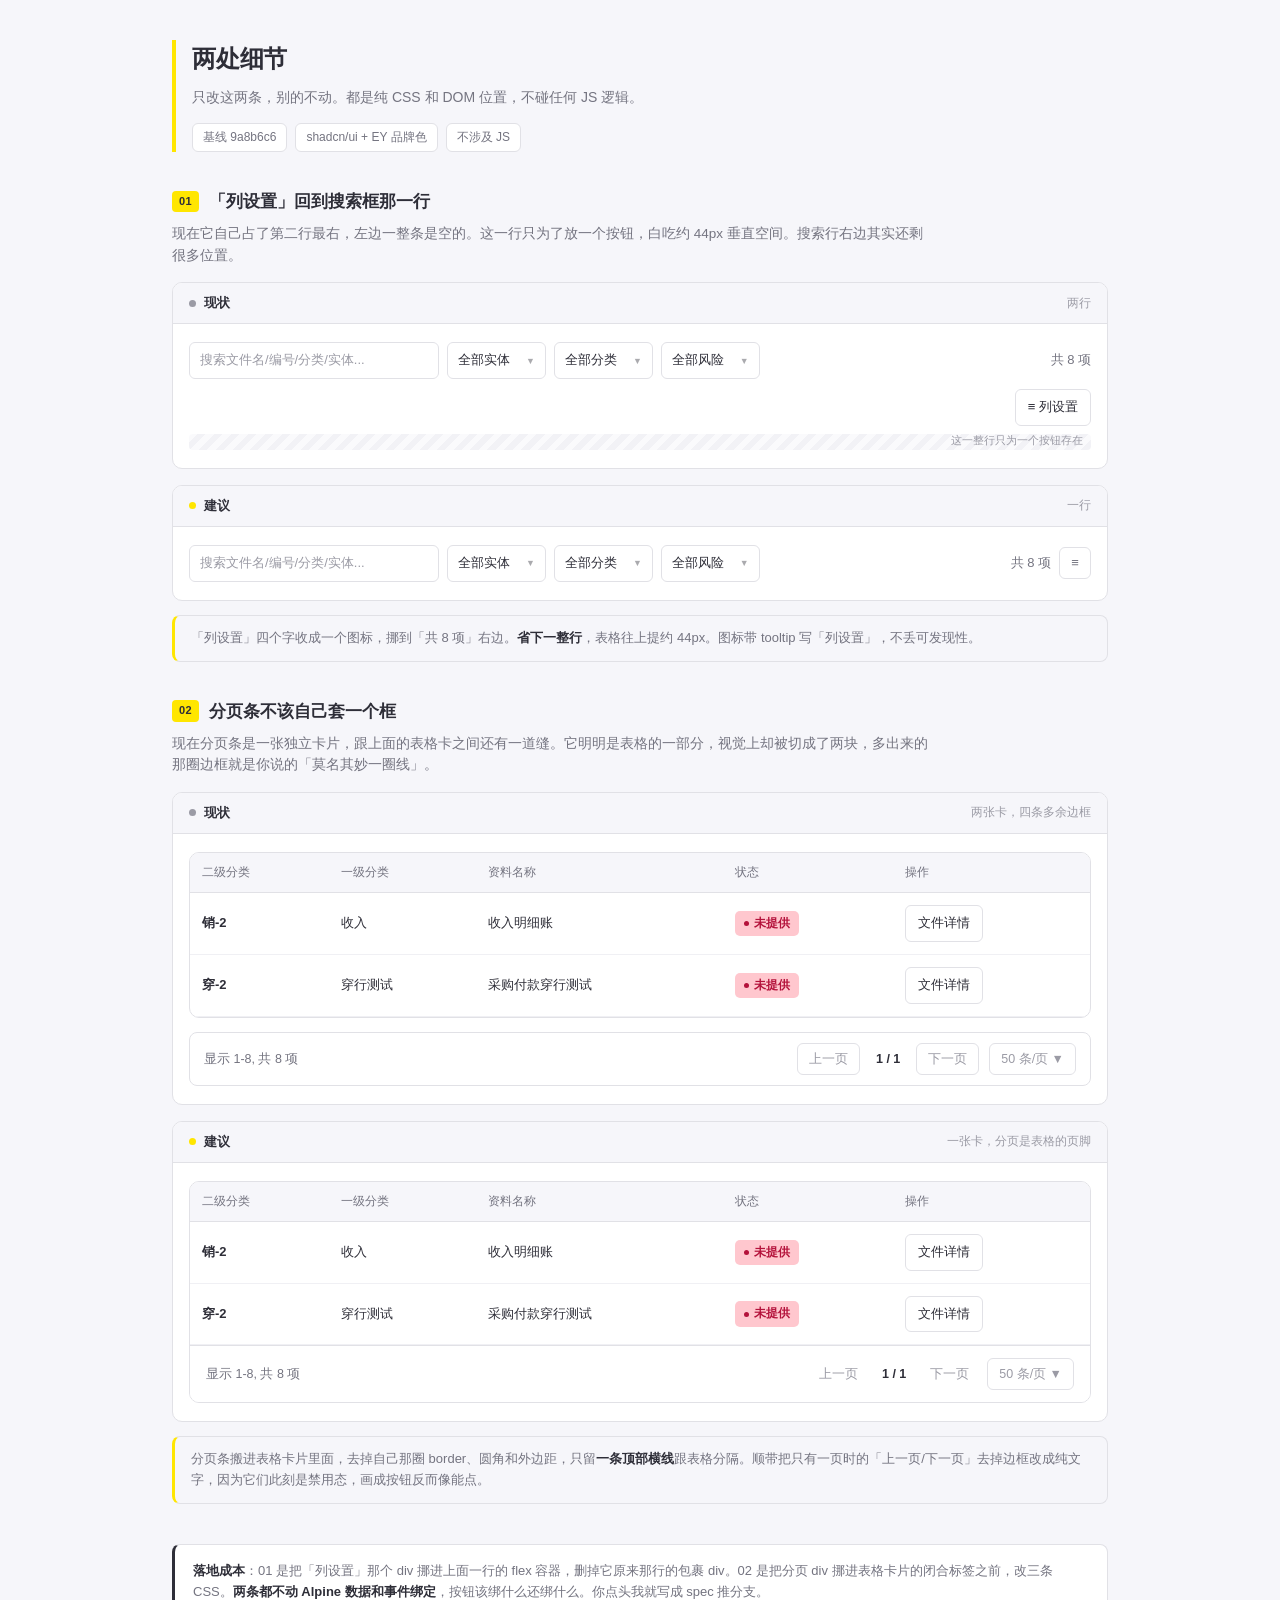
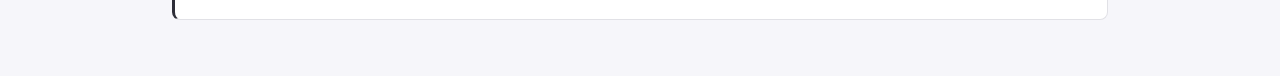
<file: design/pbc-fix2.html>
<!doctype html>
<html lang="zh-CN">
<head>
<meta charset="utf-8">
<title>PBC 工作站 · 两处细节</title>
<style>
:root{
  --ey-yellow:#FFE600;
  --ey-dark:#2E2E38;
  --ey-grey:#747480;
  --ey-grey2:#9B9BA5;
  --ey-line:#E1E1E6;
  --ey-soft:#F6F6FA;
  --canvas:#FFFFFF;
  --red-bg:#FFC7CE;
  --red-fg:#B4123B;
}
*{box-sizing:border-box;margin:0;padding:0}
body{
  font-family:-apple-system,BlinkMacSystemFont,"Segoe UI","PingFang SC","Microsoft YaHei",sans-serif;
  background:var(--ey-soft);color:var(--ey-dark);
  font-size:14px;line-height:1.6;
  -webkit-font-smoothing:antialiased;
}
.page{max-width:1000px;margin:0 auto;padding:40px 32px 56px}

.head{border-left:4px solid var(--ey-yellow);padding-left:16px;margin-bottom:36px}
.head h1{font-size:24px;font-weight:600;letter-spacing:-.01em}
.head p{font-size:14px;color:var(--ey-grey);margin-top:8px}
.tags{display:flex;gap:8px;margin-top:14px;flex-wrap:wrap}
.tag{font-size:12px;color:var(--ey-grey);background:var(--canvas);
  border:1px solid var(--ey-line);border-radius:6px;padding:4px 10px}

.block{margin-top:36px}
.block-h{display:flex;align-items:center;gap:10px;margin-bottom:8px}
.num{font-size:11px;font-weight:700;background:var(--ey-yellow);color:var(--ey-dark);
  border-radius:4px;padding:2px 7px;letter-spacing:.04em}
.block-h h2{font-size:17px;font-weight:600}
.desc{font-size:13.5px;color:var(--ey-grey);margin-bottom:16px;max-width:760px}

.panel{background:var(--canvas);border:1px solid var(--ey-line);border-radius:10px;overflow:hidden}
.panel + .panel{margin-top:16px}
.panel-h{display:flex;align-items:center;gap:8px;padding:10px 16px;
  background:var(--ey-soft);border-bottom:1px solid var(--ey-line)}
.dot{width:7px;height:7px;border-radius:99px;flex:none}
.dot.b{background:var(--ey-grey2)}
.dot.a{background:var(--ey-yellow)}
.lbl{font-size:12.5px;font-weight:600}
.note{margin-left:auto;font-size:12px;color:var(--ey-grey2)}
.panel-body{padding:18px 16px}

.tbrow{display:flex;align-items:center;gap:8px}
.inp{border:1px solid var(--ey-line);border-radius:6px;padding:7px 10px;font-size:13px;
  color:var(--ey-grey2);width:250px;flex:none;background:var(--canvas);white-space:nowrap}
.sel{font-size:13px;border:1px solid var(--ey-line);border-radius:6px;padding:7px 10px;
  background:var(--canvas);color:var(--ey-dark);display:inline-flex;align-items:center;
  gap:16px;white-space:nowrap;flex:none}
.sel .cv{opacity:.4;font-size:9px}
.count{font-size:13px;color:var(--ey-grey);white-space:nowrap;flex:none}
.btn{display:inline-flex;align-items:center;gap:6px;font-size:13px;
  border:1px solid var(--ey-line);border-radius:6px;padding:7px 12px;
  background:var(--canvas);color:var(--ey-dark);white-space:nowrap;flex:none}
.icobtn{display:inline-flex;align-items:center;justify-content:center;
  width:32px;height:32px;border:1px solid var(--ey-line);border-radius:6px;
  background:var(--canvas);color:var(--ey-grey);font-size:13px;flex:none}
.gap{flex:1}
.rowline{display:flex;justify-content:flex-end;padding:10px 0 0}
.ghostzone{height:16px;background:repeating-linear-gradient(135deg,#FAFAFC,#FAFAFC 6px,#F2F2F6 6px,#F2F2F6 12px);
  border-radius:4px;margin-top:8px;position:relative}
.ghostzone span{position:absolute;right:8px;top:-2px;font-size:10.5px;color:var(--ey-grey2)}

/* 表格 */
table{width:100%;border-collapse:collapse;font-size:13px}
th{text-align:left;font-weight:500;font-size:12px;color:var(--ey-grey);
  padding:10px 12px;background:var(--ey-soft);border-bottom:1px solid var(--ey-line);white-space:nowrap}
td{padding:12px;border-bottom:1px solid #F0F0F4;white-space:nowrap}
td.code{font-weight:600}
.badge{display:inline-flex;align-items:center;gap:5px;font-size:12px;font-weight:600;
  background:var(--red-bg);color:var(--red-fg);border-radius:5px;padding:3px 9px}
.badge i{width:5px;height:5px;border-radius:99px;background:currentColor;display:block}
.link{font-size:13px;color:var(--ey-dark)}

/* 分页：现状 */
.pgr-old{margin-top:14px;border:1px solid var(--ey-line);border-radius:8px;
  background:var(--canvas);padding:10px 14px;display:flex;align-items:center;gap:10px}
.pgr-new{border-top:1px solid var(--ey-line);padding:12px 16px;
  display:flex;align-items:center;gap:10px;background:var(--canvas)}
.pgtxt{font-size:12.5px;color:var(--ey-grey)}
.pgbtn{font-size:12.5px;border:1px solid var(--ey-line);border-radius:6px;
  padding:5px 11px;color:var(--ey-grey2);background:var(--canvas)}
.pgbtn.flat{border:none;background:transparent;padding:5px 8px}
.pgnum{font-size:12.5px;color:var(--ey-dark);font-weight:600;padding:0 6px}

.tblwrap{border:1px solid var(--ey-line);border-radius:10px;overflow:hidden;background:var(--canvas)}
.tblwrap.flush table td:last-child,.tblwrap.flush table th:last-child{text-align:right}

.callout{margin-top:14px;background:var(--ey-soft);border:1px solid var(--ey-line);
  border-left:3px solid var(--ey-yellow);border-radius:8px;padding:12px 16px;
  font-size:13px;color:var(--ey-grey)}
.callout b{color:var(--ey-dark)}
.foot{margin-top:40px;background:var(--canvas);border:1px solid var(--ey-line);
  border-left:3px solid var(--ey-dark);border-radius:8px;padding:16px 18px;
  font-size:13px;color:var(--ey-grey)}
.foot b{color:var(--ey-dark)}
</style>
</head>
<body>
<div class="page">

  <div class="head">
    <h1>两处细节</h1>
    <p>只改这两条，别的不动。都是纯 CSS 和 DOM 位置，不碰任何 JS 逻辑。</p>
    <div class="tags">
      <span class="tag">基线 9a8b6c6</span>
      <span class="tag">shadcn/ui + EY 品牌色</span>
      <span class="tag">不涉及 JS</span>
    </div>
  </div>

  <!-- 01 -->
  <div class="block">
    <div class="block-h"><span class="num">01</span><h2>「列设置」回到搜索框那一行</h2></div>
    <p class="desc">现在它自己占了第二行最右，左边一整条是空的。这一行只为了放一个按钮，白吃约 44px 垂直空间。搜索行右边其实还剩很多位置。</p>

    <div class="panel">
      <div class="panel-h"><span class="dot b"></span><span class="lbl">现状</span><span class="note">两行</span></div>
      <div class="panel-body">
        <div class="tbrow">
          <span class="inp">搜索文件名/编号/分类/实体...</span>
          <span class="sel">全部实体<span class="cv">&#9660;</span></span>
          <span class="sel">全部分类<span class="cv">&#9660;</span></span>
          <span class="sel">全部风险<span class="cv">&#9660;</span></span>
          <span class="gap"></span>
          <span class="count">共 8 项</span>
        </div>
        <div class="rowline"><span class="btn">&#8801; 列设置</span></div>
        <div class="ghostzone"><span>这一整行只为一个按钮存在</span></div>
      </div>
    </div>

    <div class="panel">
      <div class="panel-h"><span class="dot a"></span><span class="lbl">建议</span><span class="note">一行</span></div>
      <div class="panel-body">
        <div class="tbrow">
          <span class="inp">搜索文件名/编号/分类/实体...</span>
          <span class="sel">全部实体<span class="cv">&#9660;</span></span>
          <span class="sel">全部分类<span class="cv">&#9660;</span></span>
          <span class="sel">全部风险<span class="cv">&#9660;</span></span>
          <span class="gap"></span>
          <span class="count">共 8 项</span>
          <span class="icobtn">&#8801;</span>
        </div>
      </div>
    </div>

    <div class="callout">「列设置」四个字收成一个图标，挪到「共 8 项」右边。<b>省下一整行</b>，表格往上提约 44px。图标带 tooltip 写「列设置」，不丢可发现性。</div>
  </div>

  <!-- 02 -->
  <div class="block">
    <div class="block-h"><span class="num">02</span><h2>分页条不该自己套一个框</h2></div>
    <p class="desc">现在分页条是一张独立卡片，跟上面的表格卡之间还有一道缝。它明明是表格的一部分，视觉上却被切成了两块，多出来的那圈边框就是你说的「莫名其妙一圈线」。</p>

    <div class="panel">
      <div class="panel-h"><span class="dot b"></span><span class="lbl">现状</span><span class="note">两张卡，四条多余边框</span></div>
      <div class="panel-body">
        <div class="tblwrap">
          <table>
            <tr><th>二级分类</th><th>一级分类</th><th>资料名称</th><th>状态</th><th>操作</th></tr>
            <tr><td class="code">销-2</td><td>收入</td><td>收入明细账</td><td><span class="badge"><i></i>未提供</span></td><td><span class="btn">文件详情</span></td></tr>
            <tr><td class="code">穿-2</td><td>穿行测试</td><td>采购付款穿行测试</td><td><span class="badge"><i></i>未提供</span></td><td><span class="btn">文件详情</span></td></tr>
          </table>
        </div>
        <div class="pgr-old">
          <span class="pgtxt">显示 1-8, 共 8 项</span>
          <span class="gap"></span>
          <span class="pgbtn">上一页</span>
          <span class="pgnum">1 / 1</span>
          <span class="pgbtn">下一页</span>
          <span class="pgbtn">50 条/页 &#9660;</span>
        </div>
      </div>
    </div>

    <div class="panel">
      <div class="panel-h"><span class="dot a"></span><span class="lbl">建议</span><span class="note">一张卡，分页是表格的页脚</span></div>
      <div class="panel-body">
        <div class="tblwrap">
          <table>
            <tr><th>二级分类</th><th>一级分类</th><th>资料名称</th><th>状态</th><th>操作</th></tr>
            <tr><td class="code">销-2</td><td>收入</td><td>收入明细账</td><td><span class="badge"><i></i>未提供</span></td><td><span class="btn">文件详情</span></td></tr>
            <tr><td class="code">穿-2</td><td>穿行测试</td><td>采购付款穿行测试</td><td><span class="badge"><i></i>未提供</span></td><td><span class="btn">文件详情</span></td></tr>
          </table>
          <div class="pgr-new">
            <span class="pgtxt">显示 1-8, 共 8 项</span>
            <span class="gap"></span>
            <span class="pgbtn flat">上一页</span>
            <span class="pgnum">1 / 1</span>
            <span class="pgbtn flat">下一页</span>
            <span class="pgbtn">50 条/页 &#9660;</span>
          </div>
        </div>
      </div>
    </div>

    <div class="callout">分页条搬进表格卡片里面，去掉自己那圈 border、圆角和外边距，只留<b>一条顶部横线</b>跟表格分隔。顺带把只有一页时的「上一页/下一页」去掉边框改成纯文字，因为它们此刻是禁用态，画成按钮反而像能点。</div>
  </div>

  <div class="foot">
    <b>落地成本</b>：01 是把「列设置」那个 div 挪进上面一行的 flex 容器，删掉它原来那行的包裹 div。02 是把分页 div 挪进表格卡片的闭合标签之前，改三条 CSS。<b>两条都不动 Alpine 数据和事件绑定</b>，按钮该绑什么还绑什么。你点头我就写成 spec 推分支。
  </div>

</div>
</body>
</html>
</file>
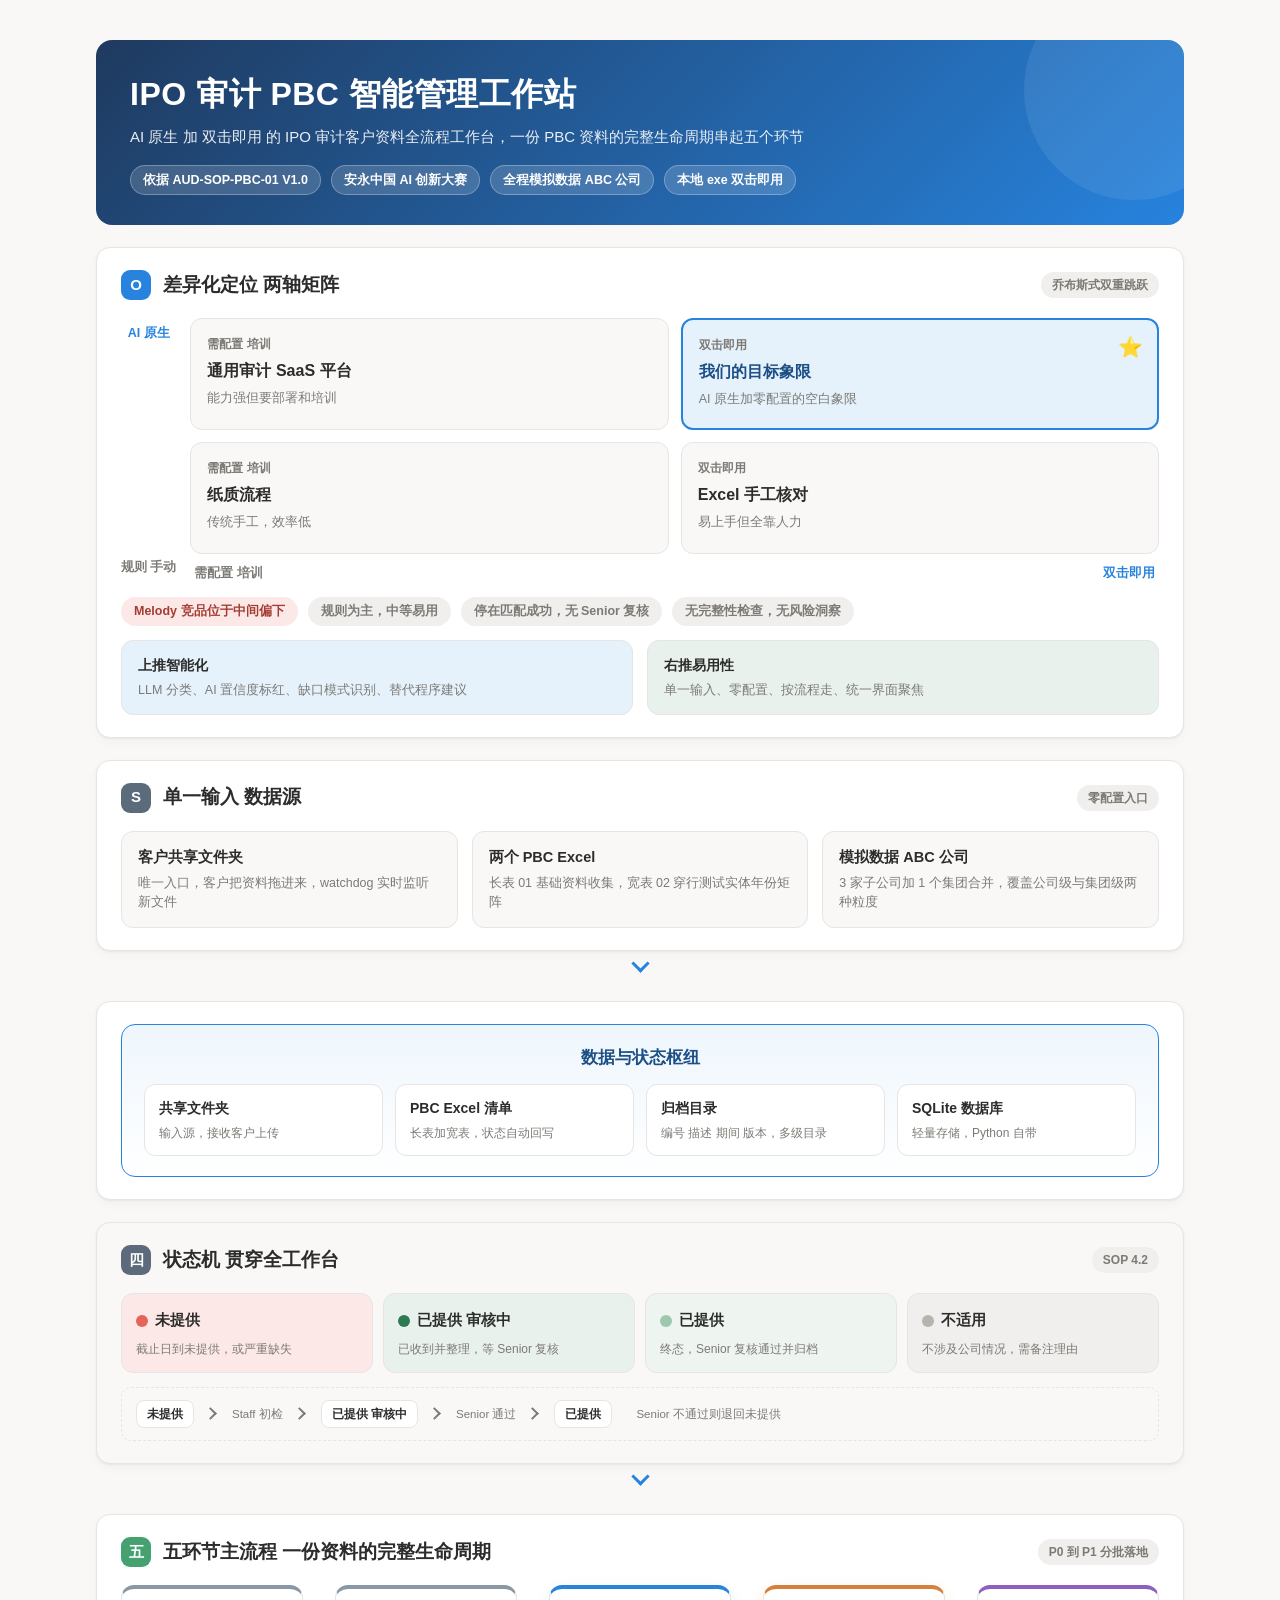
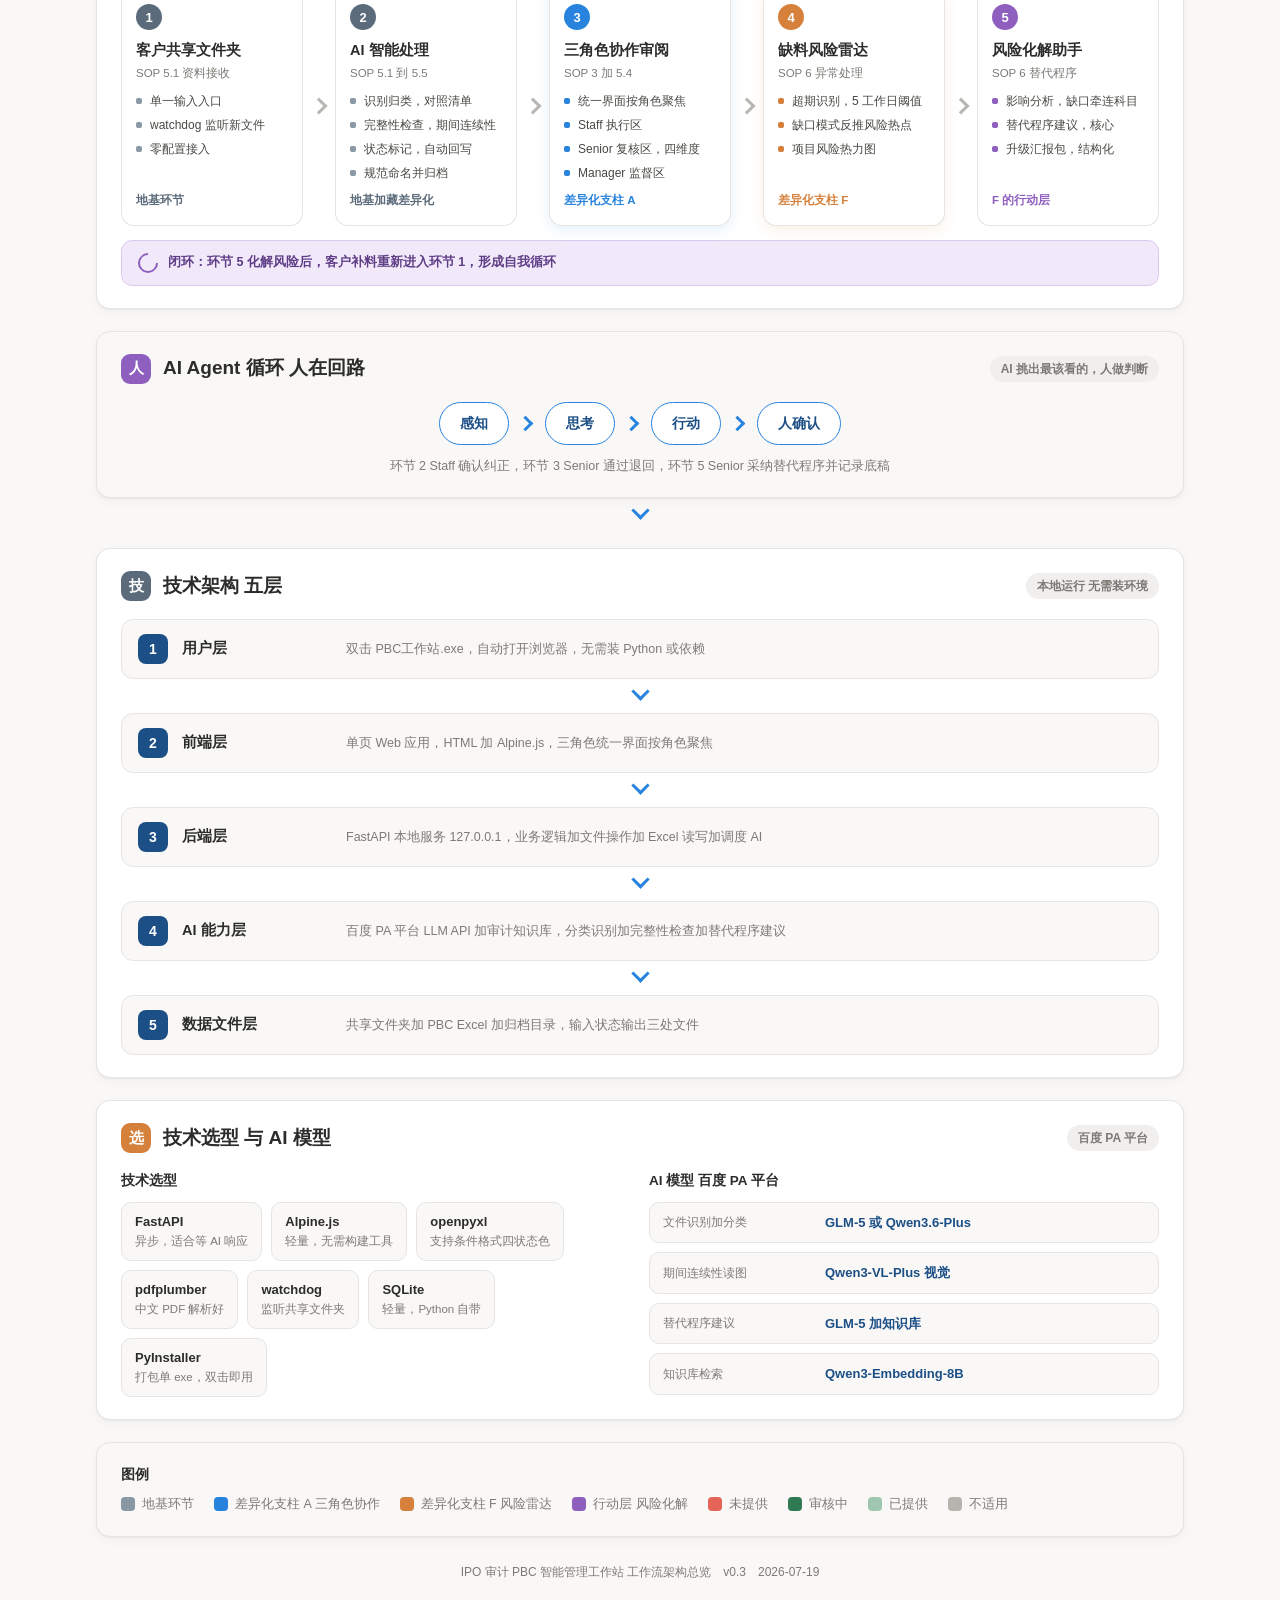
<file: 文档/PBC工作站_总览图.html>
<!DOCTYPE html>
<html lang="zh-CN">
<head>
<meta charset="UTF-8">
<meta name="viewport" content="width=device-width, initial-scale=1.0">
<title>IPO 审计 PBC 智能管理工作站 总览</title>
<style>
  :root{
    --ink:#2C2C2B; --sub:#7D7A75; --canvas:#FFFFFF; --soft:#F9F8F7; --soft2:#F0EFED; --line:#E6E5E3;
    --blue:#2783DE; --blueSoft:#E5F2FC; --green:#46A171; --greenSoft:#E8F1EC;
    --orange:#D5803B; --orangeSoft:#FBEBDE; --red:#E56458; --redSoft:#FCE9E7;
    --purple:#8E5FBF; --purpleSoft:#F1E9FA;
  }
  *{box-sizing:border-box; margin:0; padding:0;}
  body{font-family:-apple-system,"Segoe UI","Noto Sans SC","PingFang SC","Microsoft YaHei",sans-serif; background:var(--soft); color:var(--ink); line-height:1.5; -webkit-font-smoothing:antialiased;}
  .poster{max-width:1160px; margin:0 auto; padding:40px 36px 56px;}

  /* header */
  .hd{background:linear-gradient(135deg,#1f3a5f 0%,#2783DE 100%); border-radius:16px; padding:30px 34px; color:#fff; position:relative; overflow:hidden;}
  .hd::after{content:""; position:absolute; right:-60px; top:-60px; width:220px; height:220px; background:rgba(255,255,255,.08); border-radius:50%;}
  .hd h1{font-size:32px; font-weight:800; letter-spacing:.5px;}
  .hd .sub{margin-top:8px; font-size:15px; color:rgba(255,255,255,.9);}
  .hd .tags{margin-top:16px; display:flex; gap:10px; flex-wrap:wrap;}
  .hd .tag{background:rgba(255,255,255,.16); border:1px solid rgba(255,255,255,.28); padding:5px 12px; border-radius:20px; font-size:12.5px; font-weight:600;}

  /* section shell */
  .sec{background:var(--canvas); border:1px solid var(--line); border-radius:14px; margin-top:22px; padding:22px 24px; box-shadow:0 1px 2px rgba(0,0,0,.05),0 4px 12px rgba(0,0,0,.03);}
  .sec.tinted{background:var(--soft);}
  .sechd{display:flex; align-items:center; gap:12px; margin-bottom:18px;}
  .badge{width:30px; height:30px; border-radius:9px; display:flex; align-items:center; justify-content:center; font-weight:800; font-size:15px; color:#fff; flex:none;}
  .b-blue{background:var(--blue);} .b-green{background:var(--green);} .b-orange{background:var(--orange);} .b-purple{background:var(--purple);} .b-slate{background:#5b6b7b;}
  .sechd h2{font-size:19px; font-weight:800;}
  .sechd .phase{margin-left:auto; font-size:12px; color:var(--sub); background:var(--soft2); padding:4px 11px; border-radius:16px; font-weight:600;}

  /* chevrons (drawn, no arrow glyph) */
  .chev{flex:none; width:22px; height:22px; position:relative; align-self:center;}
  .chev::before{content:""; position:absolute; left:3px; top:5px; width:9px; height:9px; border-top:3px solid var(--blue); border-right:3px solid var(--blue); transform:rotate(45deg);}
  .chev-down{width:100%; height:22px; display:flex; justify-content:center; margin:6px 0;}
  .chev-down::before{content:""; width:10px; height:10px; border-right:3px solid var(--blue); border-bottom:3px solid var(--blue); transform:rotate(45deg);}

  /* two-axis matrix */
  .matrixwrap{display:flex; gap:14px;}
  .yax{display:flex; flex-direction:column; justify-content:space-between; align-items:center; padding:6px 0; font-size:12.5px; font-weight:700; color:var(--sub);}
  .yax .up{color:var(--blue);} .yax .dn{color:var(--sub);}
  .matrixcol{flex:1;}
  .grid2{display:grid; grid-template-columns:1fr 1fr; gap:12px;}
  .cell{border:1px solid var(--line); border-radius:12px; padding:16px; min-height:112px; background:var(--soft); position:relative;}
  .cell .lab{font-size:12px; color:var(--sub); font-weight:600;}
  .cell .val{font-size:16px; font-weight:800; margin-top:6px;}
  .cell .note{font-size:12.5px; color:var(--sub); margin-top:6px;}
  .cell.win{background:var(--blueSoft); border:2px solid var(--blue);}
  .cell.win .val{color:#1c4f86;}
  .star{position:absolute; top:12px; right:14px; font-size:20px;}
  .xax{display:flex; justify-content:space-between; margin-top:10px; padding:0 4px; font-size:12.5px; font-weight:700; color:var(--sub);}
  .xax .r{color:var(--blue);}
  .compet{margin-top:14px; display:flex; align-items:center; gap:10px; flex-wrap:wrap;}
  .pill{border-radius:20px; padding:5px 13px; font-size:12.5px; font-weight:700;}
  .pill.grey{background:var(--soft2); color:var(--sub);}
  .pill.blue{background:var(--blueSoft); color:#1c4f86;}
  .pill.green{background:var(--greenSoft); color:#2f6b4a;}
  .pill.red{background:var(--redSoft); color:#a53c33;}
  .jump{display:flex; gap:14px; margin-top:14px;}
  .jumpcard{flex:1; border-radius:12px; padding:14px 16px; border:1px solid var(--line);}
  .jumpcard.up{background:var(--blueSoft);}
  .jumpcard.right{background:var(--greenSoft);}
  .jumpcard .t{font-weight:800; font-size:14px;}
  .jumpcard .d{font-size:12.5px; color:var(--sub); margin-top:5px;}

  /* input strip */
  .inputrow{display:grid; grid-template-columns:1fr 1fr 1fr; gap:14px;}
  .icard{background:var(--soft); border:1px solid var(--line); border-radius:12px; padding:15px 16px;}
  .icard .t{font-weight:800; font-size:14.5px;}
  .icard .d{font-size:12.5px; color:var(--sub); margin-top:6px;}

  /* hub */
  .hub{background:linear-gradient(180deg,#eef6fd,#ffffff); border:1.5px solid var(--blue); border-radius:14px; padding:20px 22px;}
  .hubtitle{text-align:center; font-weight:800; font-size:17px; color:#1c4f86; margin-bottom:14px;}
  .hubgrid{display:grid; grid-template-columns:repeat(4,1fr); gap:12px;}
  .hcard{background:#fff; border:1px solid var(--line); border-radius:11px; padding:13px 14px;}
  .hcard .t{font-weight:800; font-size:14px;}
  .hcard .d{font-size:12px; color:var(--sub); margin-top:5px;}

  /* status machine */
  .states{display:flex; gap:10px; flex-wrap:wrap; align-items:stretch;}
  .st{flex:1; min-width:150px; border-radius:12px; padding:14px; border:1px solid var(--line);}
  .st .dot{width:12px; height:12px; border-radius:50%; display:inline-block; margin-right:7px; vertical-align:middle;}
  .st .name{font-weight:800; font-size:14.5px; vertical-align:middle;}
  .st .def{font-size:12px; color:var(--sub); margin-top:8px;}
  .st.s-red{background:var(--redSoft);} .st.s-red .dot{background:var(--red);}
  .st.s-dgreen{background:var(--greenSoft);} .st.s-dgreen .dot{background:#2f7a52;}
  .st.s-lgreen{background:#eef4f0;} .st.s-lgreen .dot{background:#9fc7b0;}
  .st.s-grey{background:var(--soft2);} .st.s-grey .dot{background:#b7b4af;}
  .flowline{margin-top:14px; font-size:12.5px; color:var(--sub); background:var(--soft); border:1px dashed var(--line); border-radius:10px; padding:12px 14px; display:flex; align-items:center; gap:10px; flex-wrap:wrap;}
  .ftok{background:#fff; border:1px solid var(--line); border-radius:8px; padding:4px 10px; font-weight:700; color:var(--ink); font-size:12px;}
  .fmini{width:18px; height:14px; position:relative;}
  .fmini::before{content:""; position:absolute; left:2px; top:2px; width:7px; height:7px; border-top:2.5px solid var(--sub); border-right:2.5px solid var(--sub); transform:rotate(45deg);}

  /* five stages */
  .stages{display:flex; gap:8px; align-items:stretch;}
  .stage{flex:1; border-radius:13px; padding:15px 14px; border:1px solid var(--line); background:#fff; display:flex; flex-direction:column;}
  .stage .num{width:26px; height:26px; border-radius:50%; color:#fff; font-weight:800; font-size:13px; display:flex; align-items:center; justify-content:center; margin-bottom:10px;}
  .stage .st-t{font-weight:800; font-size:14.5px;}
  .stage .st-sop{font-size:11.5px; color:var(--sub); margin-top:3px;}
  .stage ul{list-style:none; margin-top:10px; display:flex; flex-direction:column; gap:6px;}
  .stage li{font-size:12px; color:#4a4844; padding-left:14px; position:relative;}
  .stage li::before{content:""; position:absolute; left:0; top:6px; width:6px; height:6px; border-radius:2px;}
  .stage .tagrole{margin-top:auto; padding-top:10px; font-size:11.5px; font-weight:800;}
  .s-base{border-top:4px solid #8a97a5;} .s-base .num{background:#5b6b7b;} .s-base li::before{background:#8a97a5;} .s-base .tagrole{color:#5b6b7b;}
  .s-A{border-top:4px solid var(--blue); box-shadow:0 4px 14px rgba(39,131,222,.12);} .s-A .num{background:var(--blue);} .s-A li::before{background:var(--blue);} .s-A .tagrole{color:var(--blue);}
  .s-F{border-top:4px solid var(--orange); box-shadow:0 4px 14px rgba(213,128,59,.12);} .s-F .num{background:var(--orange);} .s-F li::before{background:var(--orange);} .s-F .tagrole{color:var(--orange);}
  .s-act{border-top:4px solid var(--purple);} .s-act .num{background:var(--purple);} .s-act li::before{background:var(--purple);} .s-act .tagrole{color:var(--purple);}
  .harrow{align-self:center; flex:none; width:16px; height:26px; position:relative;}
  .harrow::before{content:""; position:absolute; left:2px; top:8px; width:9px; height:9px; border-top:3px solid #b8b6b2; border-right:3px solid #b8b6b2; transform:rotate(45deg);}
  .loopnote{margin-top:14px; background:var(--purpleSoft); border:1px solid #ddc9ef; border-radius:11px; padding:12px 16px; font-size:12.5px; color:#5f3d86; font-weight:600; display:flex; align-items:center; gap:10px;}
  .looptok{width:20px; height:20px; border:2.5px solid var(--purple); border-right-color:transparent; border-radius:50%; transform:rotate(-45deg); flex:none;}

  /* agent loop */
  .loop{display:flex; gap:8px; align-items:center; justify-content:center; flex-wrap:wrap;}
  .lpill{background:#fff; border:1.5px solid var(--blue); color:#1c4f86; border-radius:24px; padding:10px 20px; font-weight:800; font-size:14px;}
  .lchev{width:20px; height:20px; position:relative;}
  .lchev::before{content:""; position:absolute; left:3px; top:5px; width:8px; height:8px; border-top:3px solid var(--blue); border-right:3px solid var(--blue); transform:rotate(45deg);}
  .loopcap{text-align:center; font-size:12.5px; color:var(--sub); margin-top:12px;}

  /* tech layers */
  .layers{display:flex; flex-direction:column; gap:0;}
  .layer{display:flex; align-items:center; gap:14px; background:var(--soft); border:1px solid var(--line); border-radius:12px; padding:14px 16px;}
  .layer .ln{width:30px; height:30px; border-radius:8px; background:#1c4f86; color:#fff; font-weight:800; display:flex; align-items:center; justify-content:center; flex:none; font-size:14px;}
  .layer .lt{font-weight:800; font-size:14.5px; width:150px; flex:none;}
  .layer .ld{font-size:12.5px; color:var(--sub);}

  /* tech chips + models */
  .cols2{display:grid; grid-template-columns:1fr 1fr; gap:18px;}
  .chips{display:flex; flex-wrap:wrap; gap:9px;}
  .chip{background:var(--soft); border:1px solid var(--line); border-radius:10px; padding:9px 13px; font-size:12.5px;}
  .chip b{font-size:13px;}
  .chip span{color:var(--sub); display:block; margin-top:2px; font-size:11.5px;}
  .models{display:flex; flex-direction:column; gap:9px;}
  .model{display:flex; gap:12px; align-items:center; background:var(--soft); border:1px solid var(--line); border-radius:10px; padding:10px 13px;}
  .model .task{font-size:12px; color:var(--sub); width:150px; flex:none;}
  .model .mn{font-weight:800; font-size:13px; color:#1c4f86;}
  .subhead{font-size:13.5px; font-weight:800; margin-bottom:10px; color:var(--ink);}

  /* legend */
  .legend{display:flex; flex-wrap:wrap; gap:20px; align-items:center; font-size:12.5px; color:var(--sub);}
  .lg{display:flex; align-items:center; gap:7px;}
  .lgbox{width:14px; height:14px; border-radius:4px; display:inline-block;}
  .foot{text-align:center; font-size:12px; color:var(--sub); margin-top:26px;}
</style>
</head>
<body>
<div class="poster">

  <div class="hd">
    <h1>IPO 审计 PBC 智能管理工作站</h1>
    <div class="sub">AI 原生 加 双击即用 的 IPO 审计客户资料全流程工作台，一份 PBC 资料的完整生命周期串起五个环节</div>
    <div class="tags">
      <span class="tag">依据 AUD-SOP-PBC-01 V1.0</span>
      <span class="tag">安永中国 AI 创新大赛</span>
      <span class="tag">全程模拟数据 ABC 公司</span>
      <span class="tag">本地 exe 双击即用</span>
    </div>
  </div>

  <!-- 差异化定位 -->
  <div class="sec">
    <div class="sechd"><div class="badge b-blue">O</div><h2>差异化定位 两轴矩阵</h2><span class="phase">乔布斯式双重跳跃</span></div>
    <div class="matrixwrap">
      <div class="yax"><span class="up">AI 原生</span><span class="dn">规则 手动</span></div>
      <div class="matrixcol">
        <div class="grid2">
          <div class="cell"><div class="lab">需配置 培训</div><div class="val">通用审计 SaaS 平台</div><div class="note">能力强但要部署和培训</div></div>
          <div class="cell win"><span class="star">⭐</span><div class="lab">双击即用</div><div class="val">我们的目标象限</div><div class="note">AI 原生加零配置的空白象限</div></div>
          <div class="cell"><div class="lab">需配置 培训</div><div class="val">纸质流程</div><div class="note">传统手工，效率低</div></div>
          <div class="cell"><div class="lab">双击即用</div><div class="val">Excel 手工核对</div><div class="note">易上手但全靠人力</div></div>
        </div>
        <div class="xax"><span>需配置 培训</span><span class="r">双击即用</span></div>
      </div>
    </div>
    <div class="compet">
      <span class="pill red">Melody 竞品位于中间偏下</span>
      <span class="pill grey">规则为主，中等易用</span>
      <span class="pill grey">停在匹配成功，无 Senior 复核</span>
      <span class="pill grey">无完整性检查，无风险洞察</span>
    </div>
    <div class="jump">
      <div class="jumpcard up"><div class="t">上推智能化</div><div class="d">LLM 分类、AI 置信度标红、缺口模式识别、替代程序建议</div></div>
      <div class="jumpcard right"><div class="t">右推易用性</div><div class="d">单一输入、零配置、按流程走、统一界面聚焦</div></div>
    </div>
  </div>

  <!-- 输入 数据源 -->
  <div class="sec">
    <div class="sechd"><div class="badge b-slate">S</div><h2>单一输入 数据源</h2><span class="phase">零配置入口</span></div>
    <div class="inputrow">
      <div class="icard"><div class="t">客户共享文件夹</div><div class="d">唯一入口，客户把资料拖进来，watchdog 实时监听新文件</div></div>
      <div class="icard"><div class="t">两个 PBC Excel</div><div class="d">长表 01 基础资料收集，宽表 02 穿行测试实体年份矩阵</div></div>
      <div class="icard"><div class="t">模拟数据 ABC 公司</div><div class="d">3 家子公司加 1 个集团合并，覆盖公司级与集团级两种粒度</div></div>
    </div>
  </div>

  <div class="chev-down"></div>

  <!-- 中央枢纽 -->
  <div class="sec">
    <div class="hub">
      <div class="hubtitle">数据与状态枢纽</div>
      <div class="hubgrid">
        <div class="hcard"><div class="t">共享文件夹</div><div class="d">输入源，接收客户上传</div></div>
        <div class="hcard"><div class="t">PBC Excel 清单</div><div class="d">长表加宽表，状态自动回写</div></div>
        <div class="hcard"><div class="t">归档目录</div><div class="d">编号 描述 期间 版本，多级目录</div></div>
        <div class="hcard"><div class="t">SQLite 数据库</div><div class="d">轻量存储，Python 自带</div></div>
      </div>
    </div>
  </div>

  <!-- 状态机 -->
  <div class="sec tinted">
    <div class="sechd"><div class="badge b-slate">四</div><h2>状态机 贯穿全工作台</h2><span class="phase">SOP 4.2</span></div>
    <div class="states">
      <div class="st s-red"><span class="dot"></span><span class="name">未提供</span><div class="def">截止日到未提供，或严重缺失</div></div>
      <div class="st s-dgreen"><span class="dot"></span><span class="name">已提供 审核中</span><div class="def">已收到并整理，等 Senior 复核</div></div>
      <div class="st s-lgreen"><span class="dot"></span><span class="name">已提供</span><div class="def">终态，Senior 复核通过并归档</div></div>
      <div class="st s-grey"><span class="dot"></span><span class="name">不适用</span><div class="def">不涉及公司情况，需备注理由</div></div>
    </div>
    <div class="flowline">
      <span class="ftok">未提供</span><span class="fmini"></span>
      <span style="font-size:11.5px;">Staff 初检</span><span class="fmini"></span>
      <span class="ftok">已提供 审核中</span><span class="fmini"></span>
      <span style="font-size:11.5px;">Senior 通过</span><span class="fmini"></span>
      <span class="ftok">已提供</span>
      <span style="margin-left:14px; font-size:11.5px;">Senior 不通过则退回未提供</span>
    </div>
  </div>

  <div class="chev-down"></div>

  <!-- 五环节主流程 -->
  <div class="sec">
    <div class="sechd"><div class="badge b-green">五</div><h2>五环节主流程 一份资料的完整生命周期</h2><span class="phase">P0 到 P1 分批落地</span></div>
    <div class="stages">
      <div class="stage s-base">
        <div class="num">1</div>
        <div class="st-t">客户共享文件夹</div>
        <div class="st-sop">SOP 5.1 资料接收</div>
        <ul><li>单一输入入口</li><li>watchdog 监听新文件</li><li>零配置接入</li></ul>
        <div class="tagrole">地基环节</div>
      </div>
      <div class="harrow"></div>
      <div class="stage s-base">
        <div class="num">2</div>
        <div class="st-t">AI 智能处理</div>
        <div class="st-sop">SOP 5.1 到 5.5</div>
        <ul><li>识别归类，对照清单</li><li>完整性检查，期间连续性</li><li>状态标记，自动回写</li><li>规范命名并归档</li></ul>
        <div class="tagrole">地基加藏差异化</div>
      </div>
      <div class="harrow"></div>
      <div class="stage s-A">
        <div class="num">3</div>
        <div class="st-t">三角色协作审阅</div>
        <div class="st-sop">SOP 3 加 5.4</div>
        <ul><li>统一界面按角色聚焦</li><li>Staff 执行区</li><li>Senior 复核区，四维度</li><li>Manager 监督区</li></ul>
        <div class="tagrole">差异化支柱 A</div>
      </div>
      <div class="harrow"></div>
      <div class="stage s-F">
        <div class="num">4</div>
        <div class="st-t">缺料风险雷达</div>
        <div class="st-sop">SOP 6 异常处理</div>
        <ul><li>超期识别，5 工作日阈值</li><li>缺口模式反推风险热点</li><li>项目风险热力图</li></ul>
        <div class="tagrole">差异化支柱 F</div>
      </div>
      <div class="harrow"></div>
      <div class="stage s-act">
        <div class="num">5</div>
        <div class="st-t">风险化解助手</div>
        <div class="st-sop">SOP 6 替代程序</div>
        <ul><li>影响分析，缺口牵连科目</li><li>替代程序建议，核心</li><li>升级汇报包，结构化</li></ul>
        <div class="tagrole">F 的行动层</div>
      </div>
    </div>
    <div class="loopnote"><span class="looptok"></span>闭环：环节 5 化解风险后，客户补料重新进入环节 1，形成自我循环</div>
  </div>

  <!-- AI Agent 循环 -->
  <div class="sec tinted">
    <div class="sechd"><div class="badge b-purple">人</div><h2>AI Agent 循环 人在回路</h2><span class="phase">AI 挑出最该看的，人做判断</span></div>
    <div class="loop">
      <span class="lpill">感知</span><span class="lchev"></span>
      <span class="lpill">思考</span><span class="lchev"></span>
      <span class="lpill">行动</span><span class="lchev"></span>
      <span class="lpill">人确认</span>
    </div>
    <div class="loopcap">环节 2 Staff 确认纠正，环节 3 Senior 通过退回，环节 5 Senior 采纳替代程序并记录底稿</div>
  </div>

  <div class="chev-down"></div>

  <!-- 技术架构 5 层 -->
  <div class="sec">
    <div class="sechd"><div class="badge b-slate">技</div><h2>技术架构 五层</h2><span class="phase">本地运行 无需装环境</span></div>
    <div class="layers">
      <div class="layer"><div class="ln">1</div><div class="lt">用户层</div><div class="ld">双击 PBC工作站.exe，自动打开浏览器，无需装 Python 或依赖</div></div>
      <div class="chev-down"></div>
      <div class="layer"><div class="ln">2</div><div class="lt">前端层</div><div class="ld">单页 Web 应用，HTML 加 Alpine.js，三角色统一界面按角色聚焦</div></div>
      <div class="chev-down"></div>
      <div class="layer"><div class="ln">3</div><div class="lt">后端层</div><div class="ld">FastAPI 本地服务 127.0.0.1，业务逻辑加文件操作加 Excel 读写加调度 AI</div></div>
      <div class="chev-down"></div>
      <div class="layer"><div class="ln">4</div><div class="lt">AI 能力层</div><div class="ld">百度 PA 平台 LLM API 加审计知识库，分类识别加完整性检查加替代程序建议</div></div>
      <div class="chev-down"></div>
      <div class="layer"><div class="ln">5</div><div class="lt">数据文件层</div><div class="ld">共享文件夹加 PBC Excel 加归档目录，输入状态输出三处文件</div></div>
    </div>
  </div>

  <!-- 技术选型 + AI 模型 -->
  <div class="sec">
    <div class="sechd"><div class="badge b-orange">选</div><h2>技术选型 与 AI 模型</h2><span class="phase">百度 PA 平台</span></div>
    <div class="cols2">
      <div>
        <div class="subhead">技术选型</div>
        <div class="chips">
          <div class="chip"><b>FastAPI</b><span>异步，适合等 AI 响应</span></div>
          <div class="chip"><b>Alpine.js</b><span>轻量，无需构建工具</span></div>
          <div class="chip"><b>openpyxl</b><span>支持条件格式四状态色</span></div>
          <div class="chip"><b>pdfplumber</b><span>中文 PDF 解析好</span></div>
          <div class="chip"><b>watchdog</b><span>监听共享文件夹</span></div>
          <div class="chip"><b>SQLite</b><span>轻量，Python 自带</span></div>
          <div class="chip"><b>PyInstaller</b><span>打包单 exe，双击即用</span></div>
        </div>
      </div>
      <div>
        <div class="subhead">AI 模型 百度 PA 平台</div>
        <div class="models">
          <div class="model"><div class="task">文件识别加分类</div><div class="mn">GLM-5 或 Qwen3.6-Plus</div></div>
          <div class="model"><div class="task">期间连续性读图</div><div class="mn">Qwen3-VL-Plus 视觉</div></div>
          <div class="model"><div class="task">替代程序建议</div><div class="mn">GLM-5 加知识库</div></div>
          <div class="model"><div class="task">知识库检索</div><div class="mn">Qwen3-Embedding-8B</div></div>
        </div>
      </div>
    </div>
  </div>

  <!-- 图例 -->
  <div class="sec tinted">
    <div class="subhead">图例</div>
    <div class="legend">
      <span class="lg"><span class="lgbox" style="background:#8a97a5;"></span>地基环节</span>
      <span class="lg"><span class="lgbox" style="background:var(--blue);"></span>差异化支柱 A 三角色协作</span>
      <span class="lg"><span class="lgbox" style="background:var(--orange);"></span>差异化支柱 F 风险雷达</span>
      <span class="lg"><span class="lgbox" style="background:var(--purple);"></span>行动层 风险化解</span>
      <span class="lg"><span class="lgbox" style="background:var(--red);"></span>未提供</span>
      <span class="lg"><span class="lgbox" style="background:#2f7a52;"></span>审核中</span>
      <span class="lg"><span class="lgbox" style="background:#9fc7b0;"></span>已提供</span>
      <span class="lg"><span class="lgbox" style="background:#b7b4af;"></span>不适用</span>
    </div>
  </div>

  <div class="foot">IPO 审计 PBC 智能管理工作站 工作流架构总览　v0.3　2026-07-19</div>

</div>
</body>
</html>
</file>
